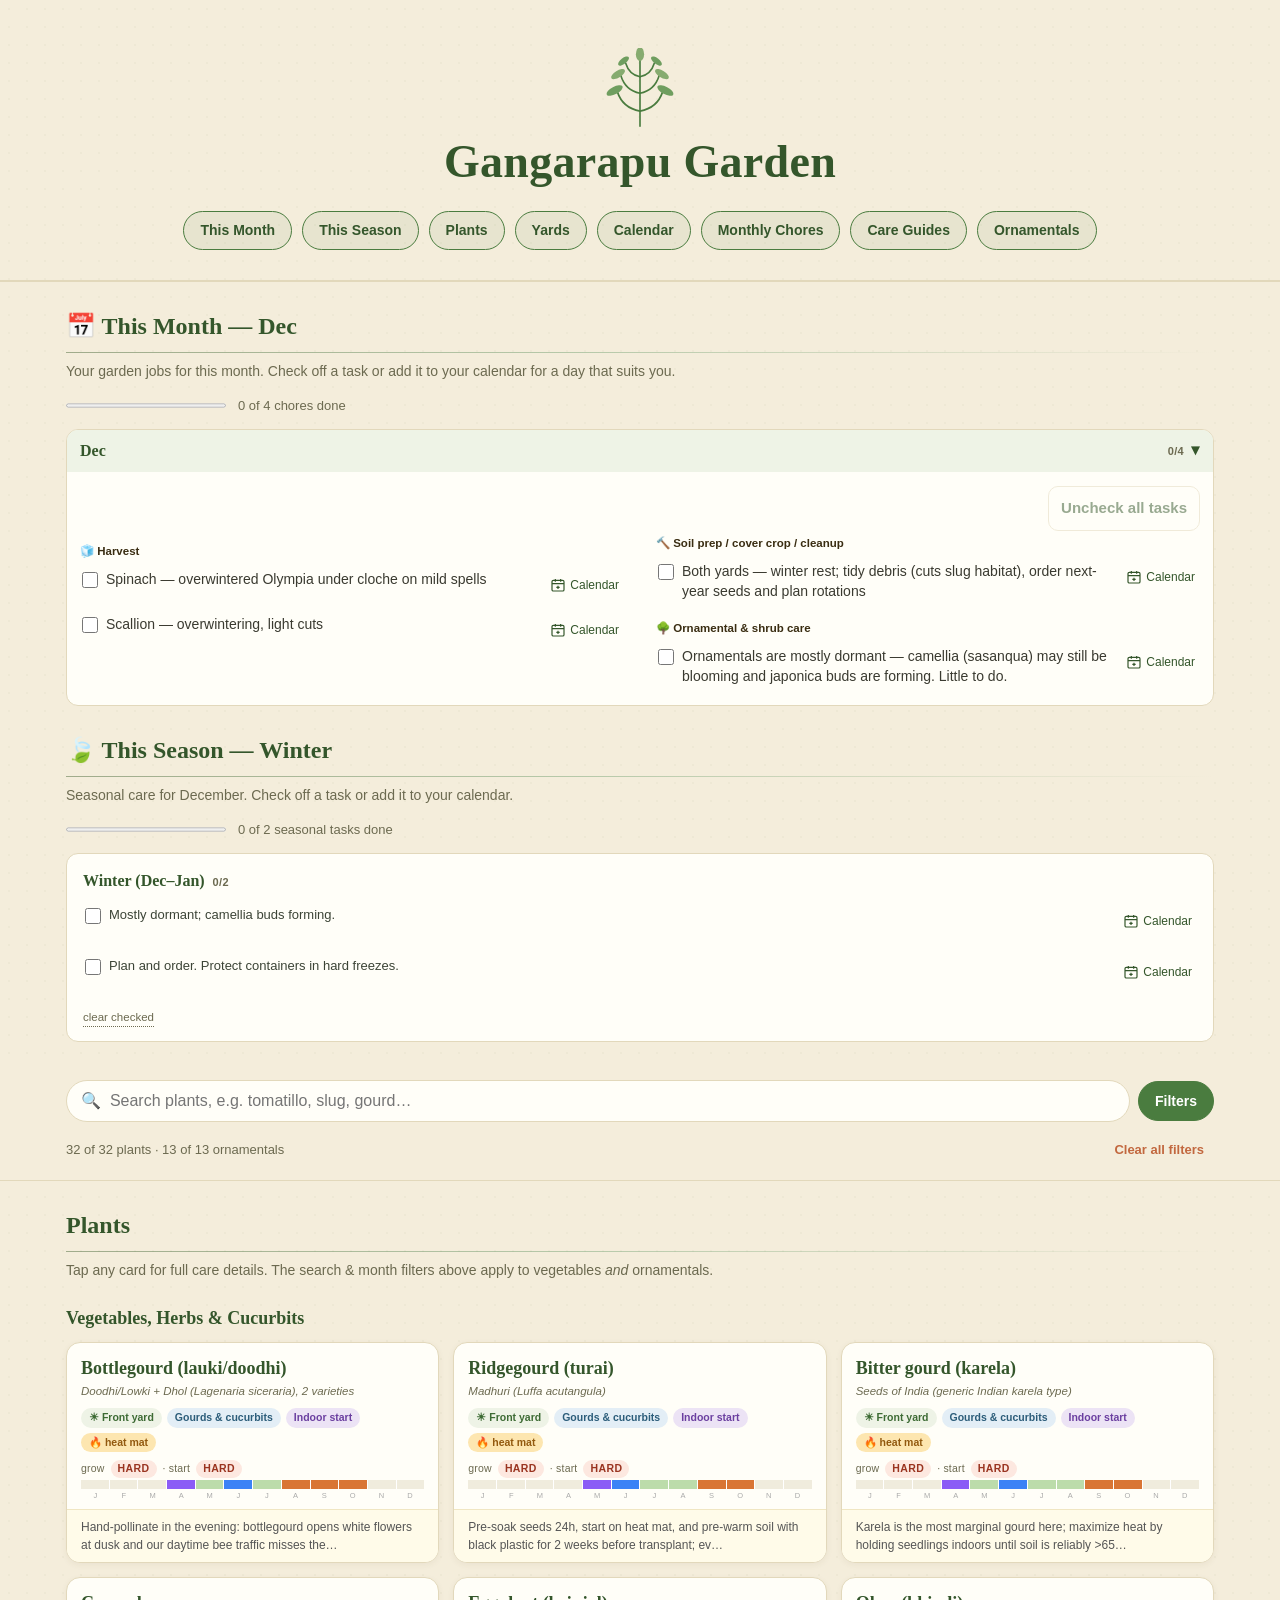
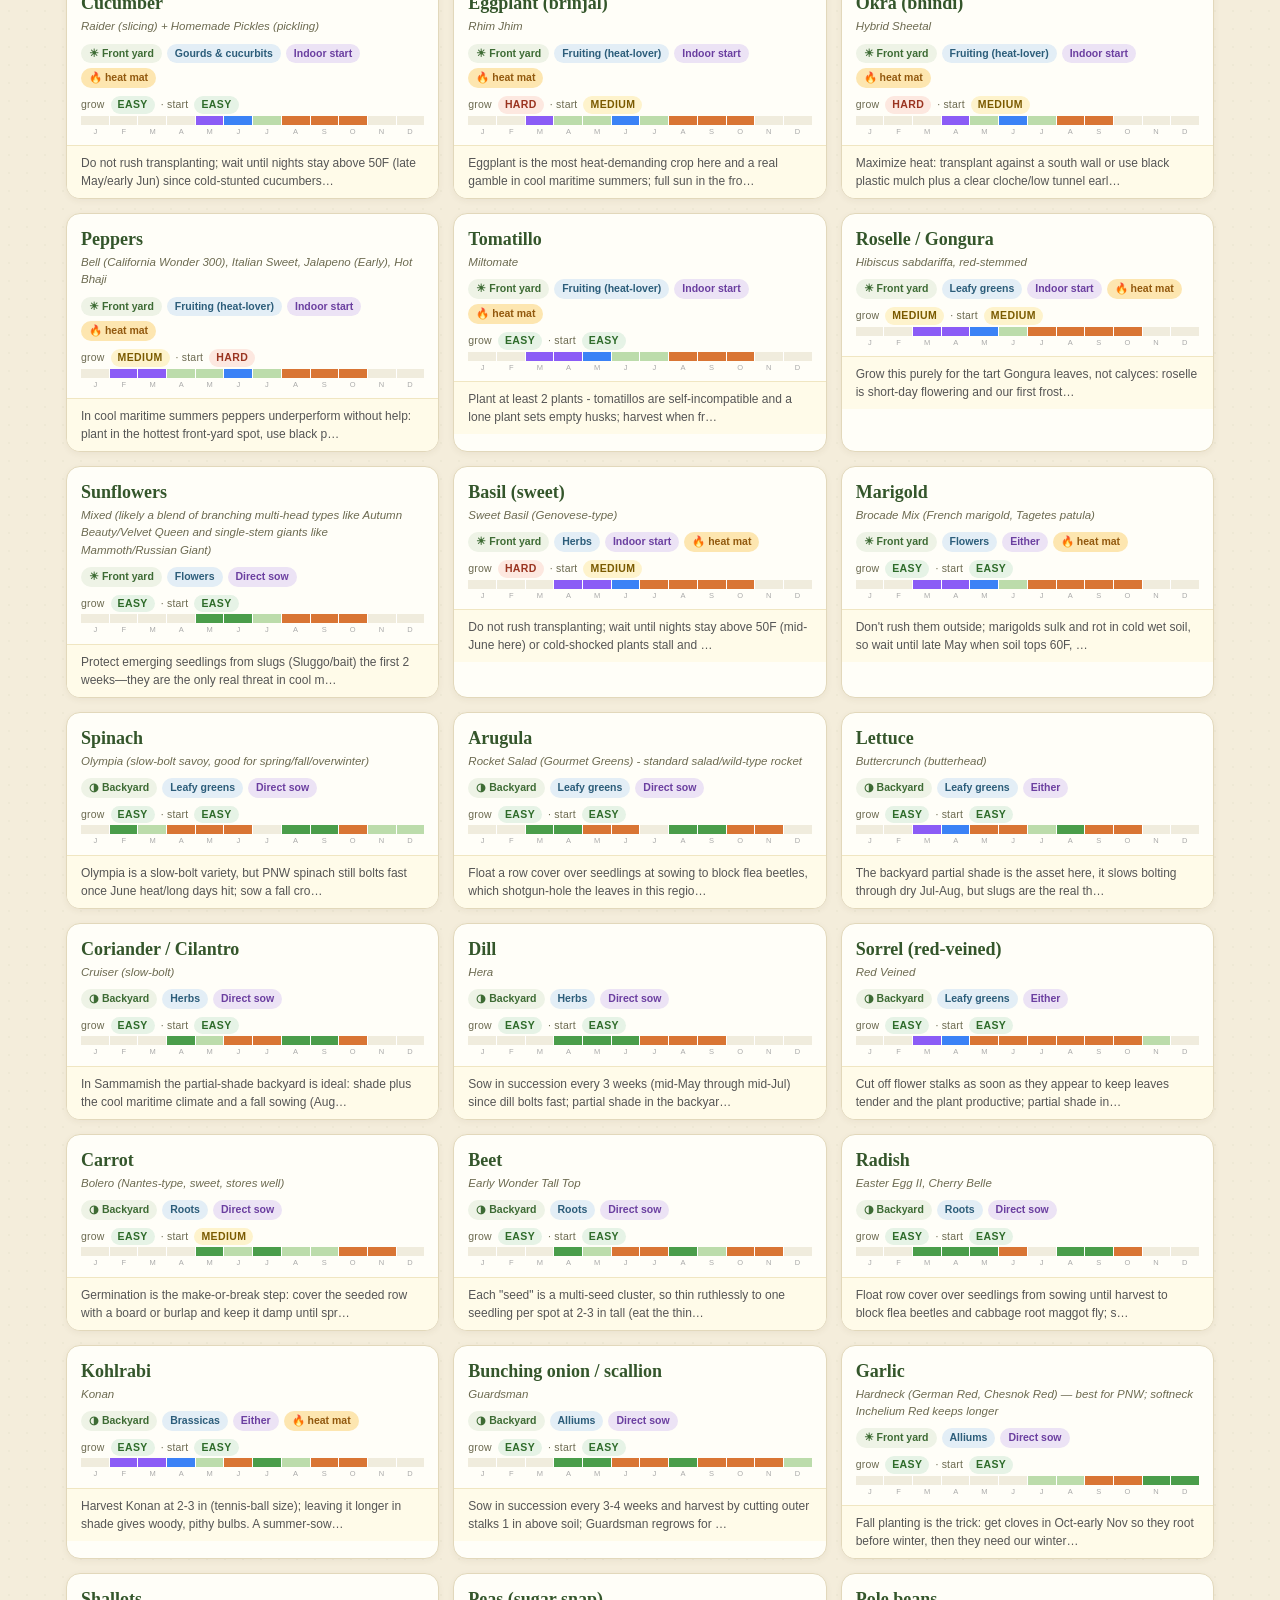
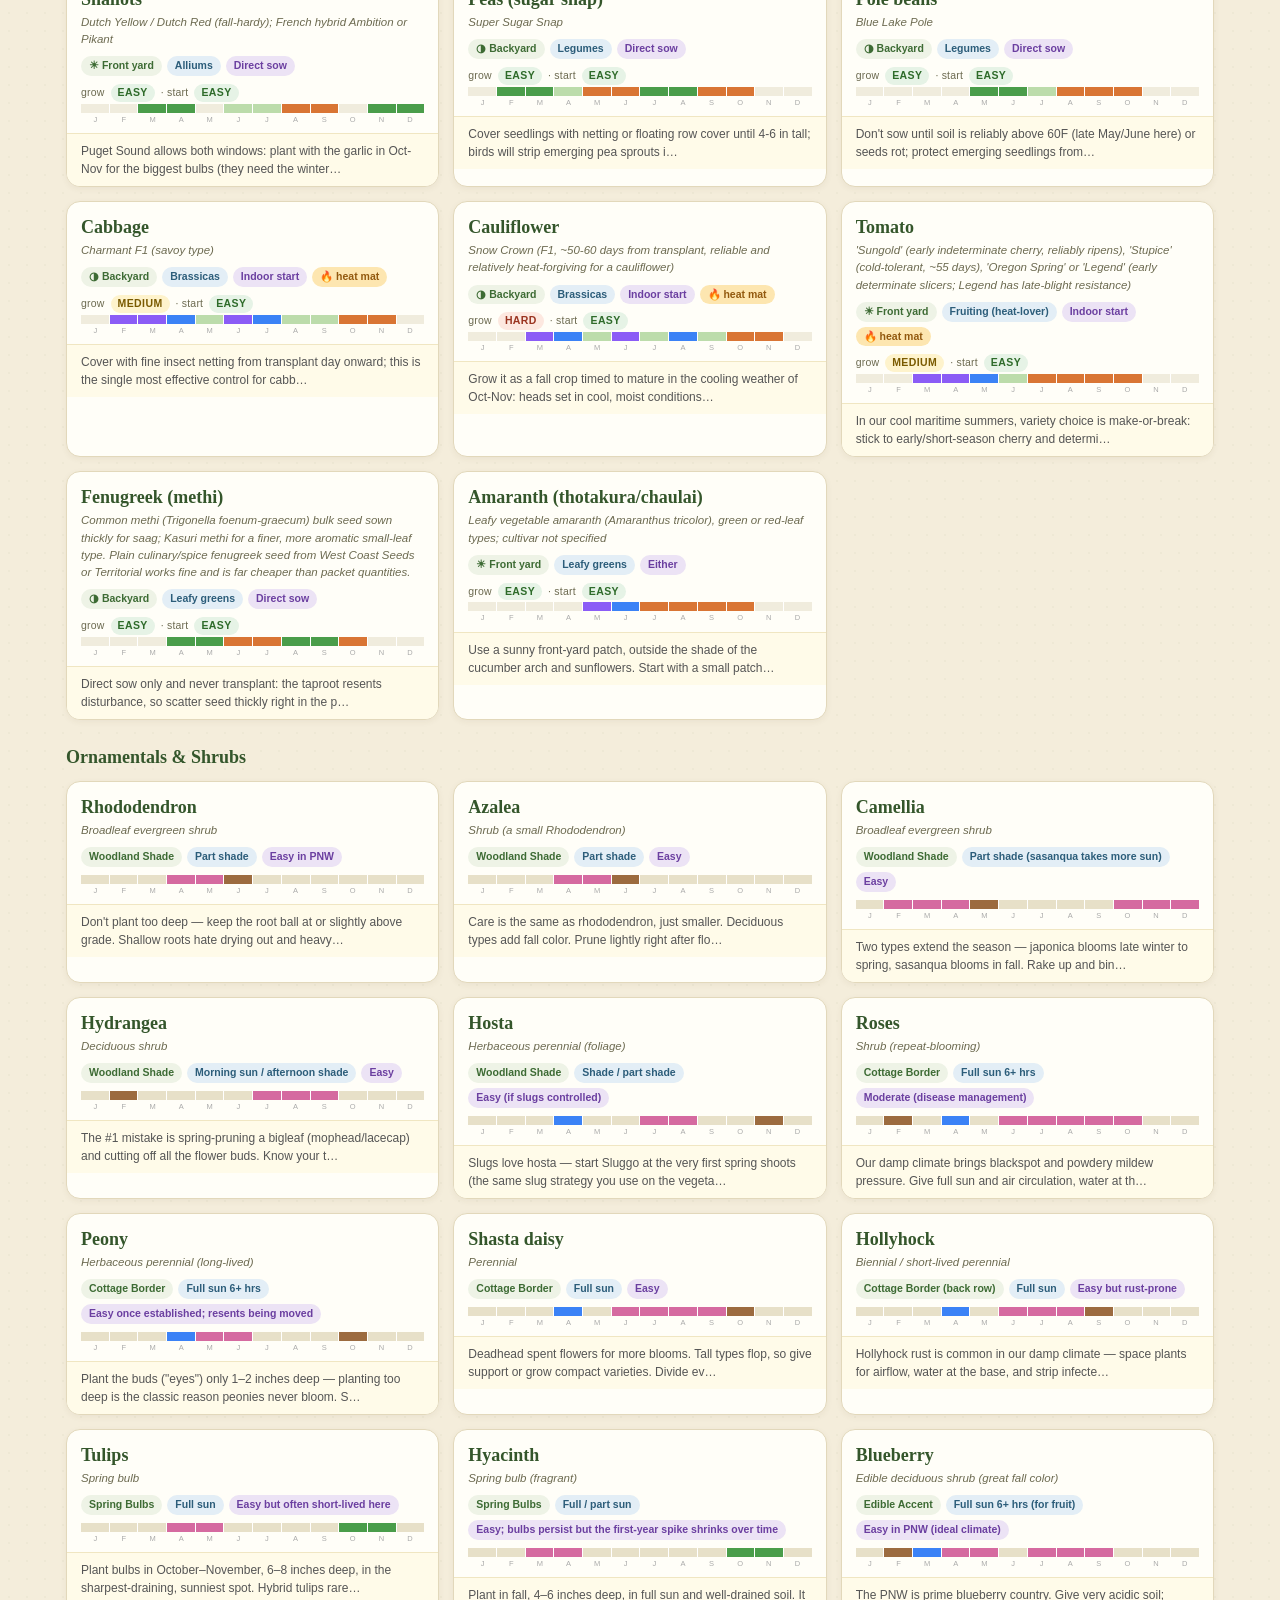
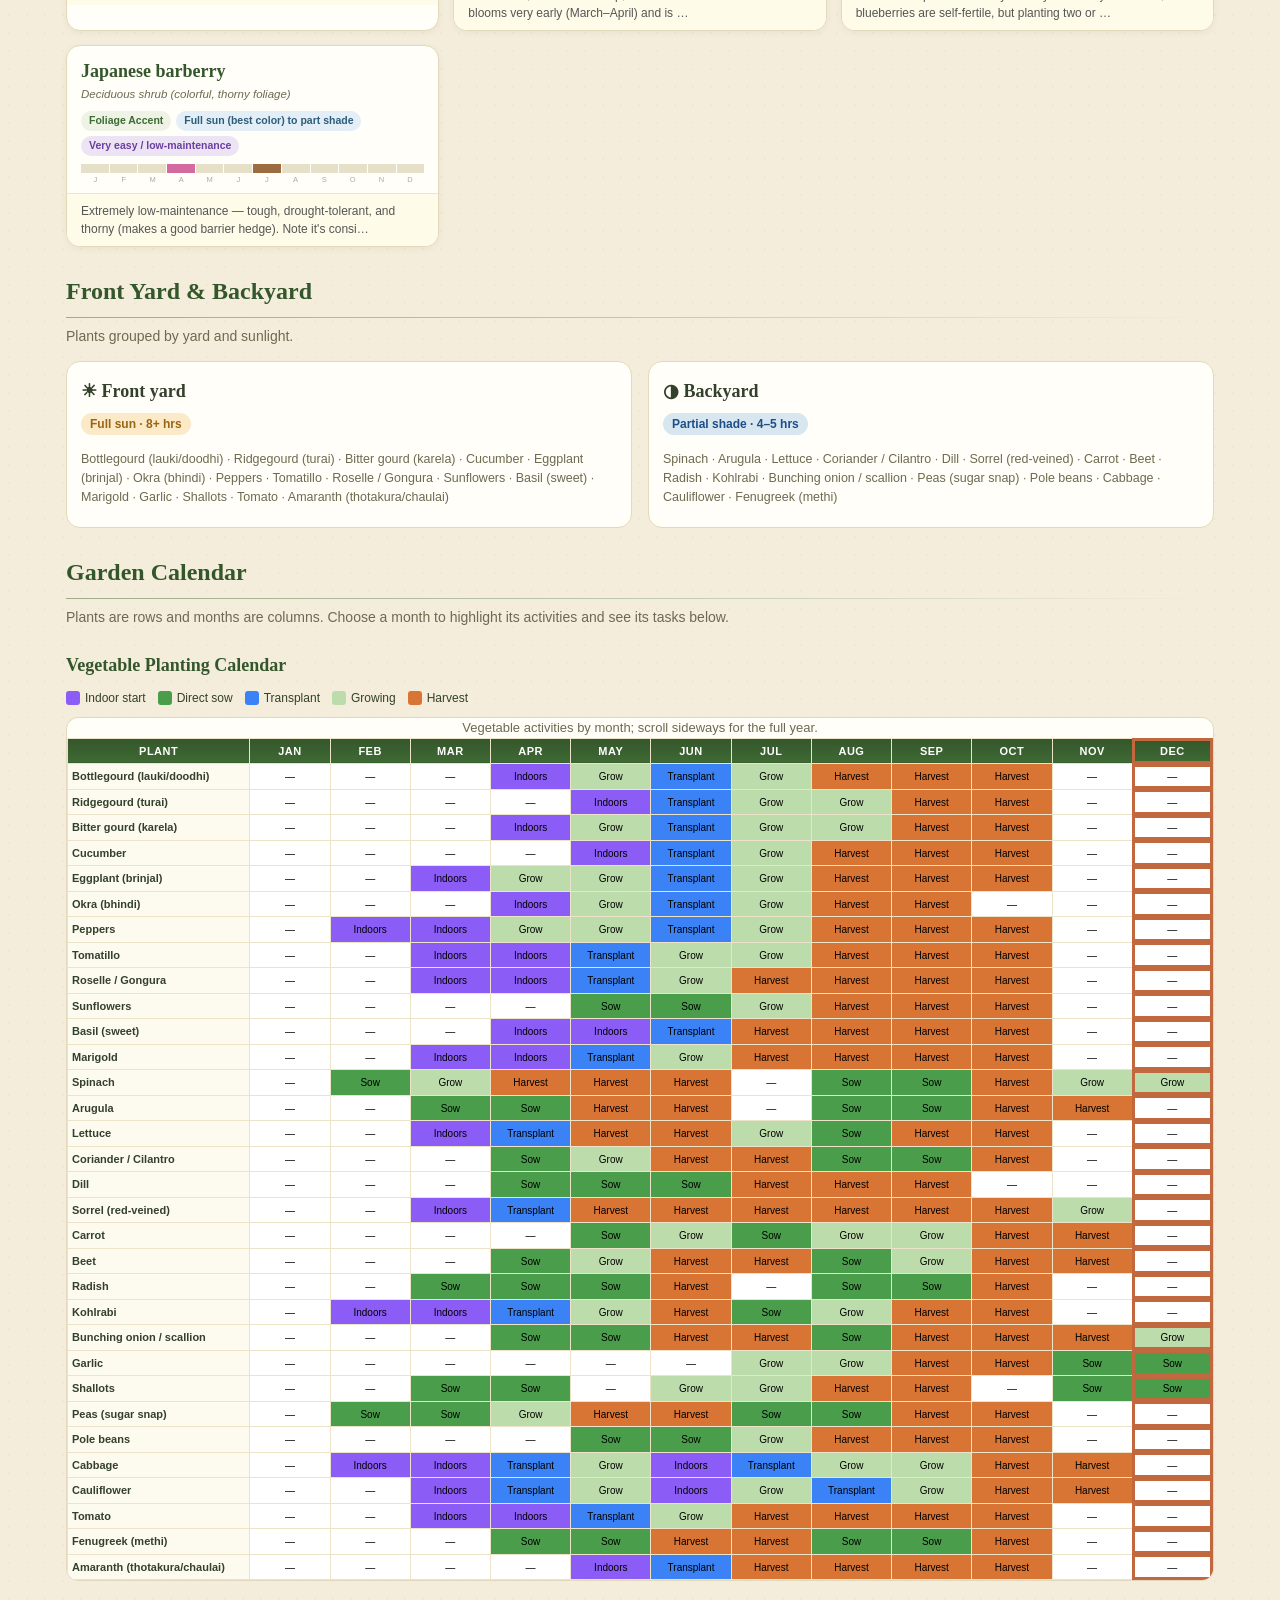
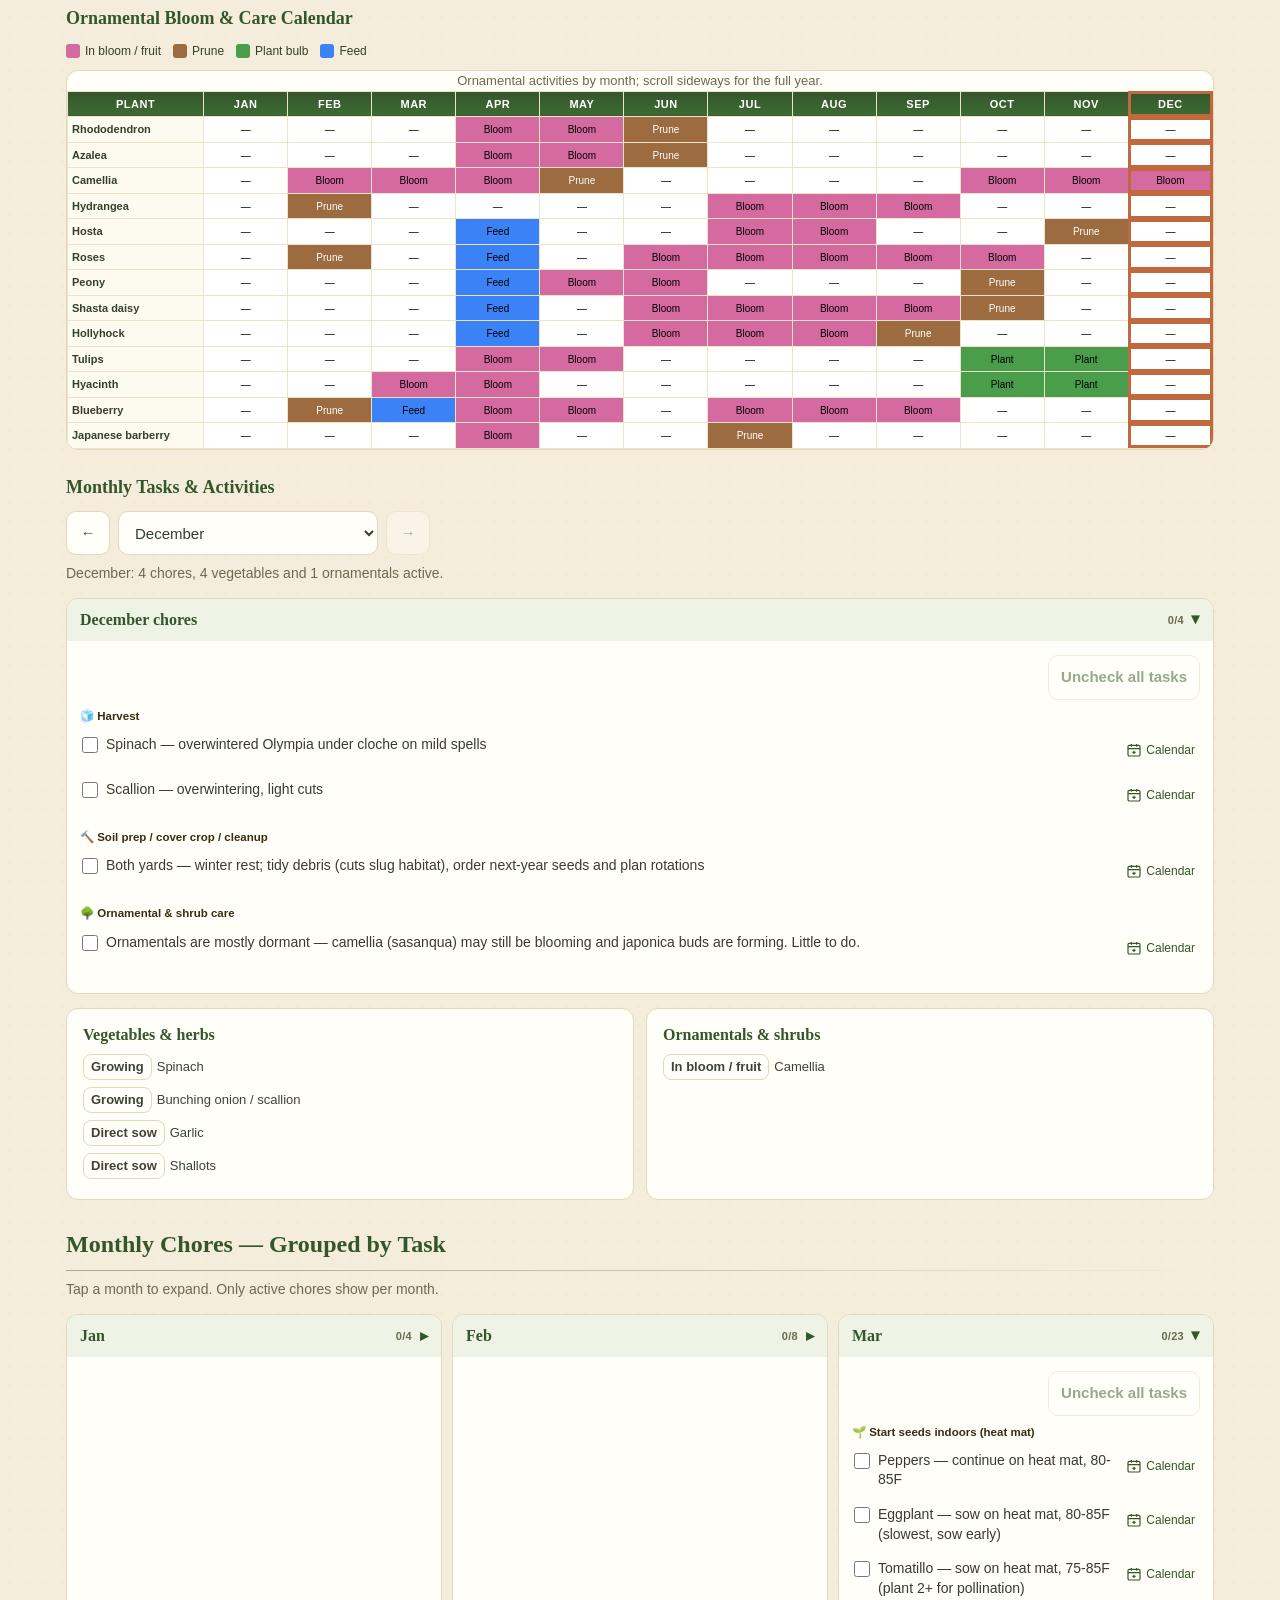
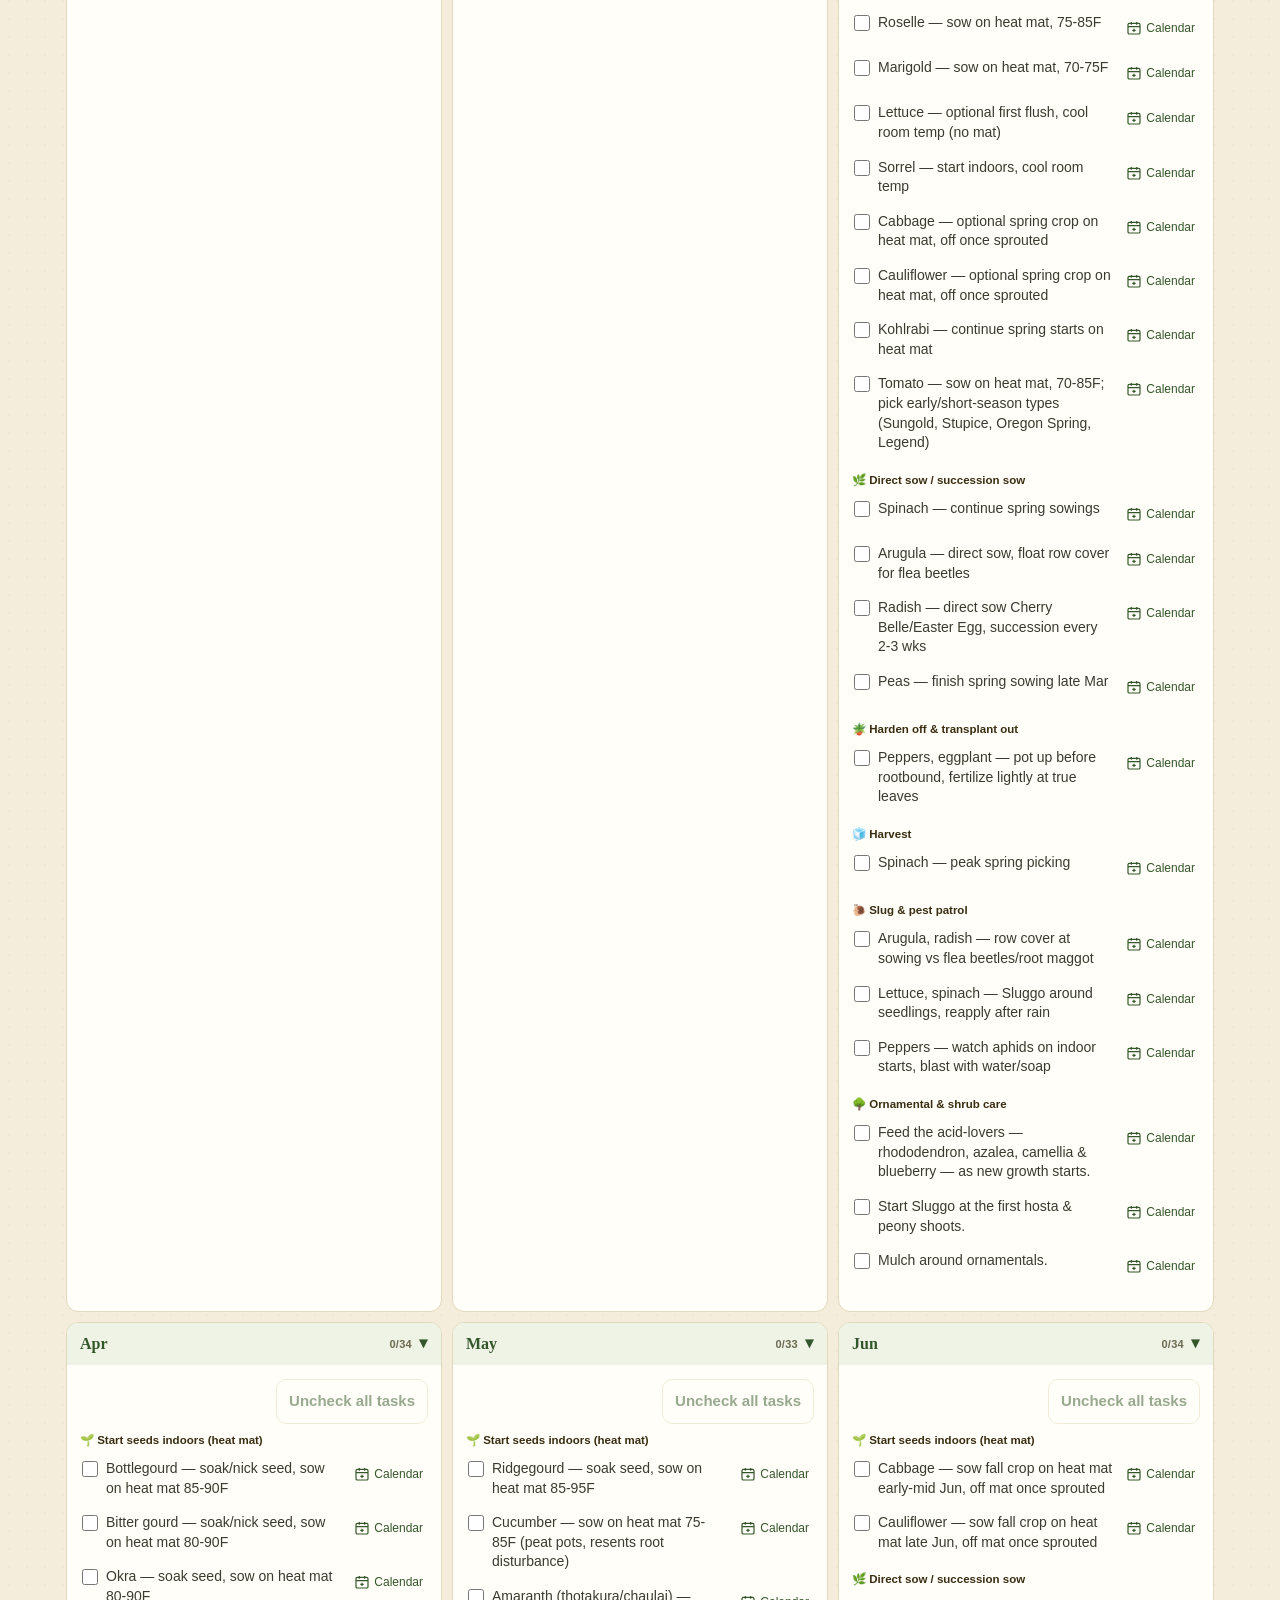
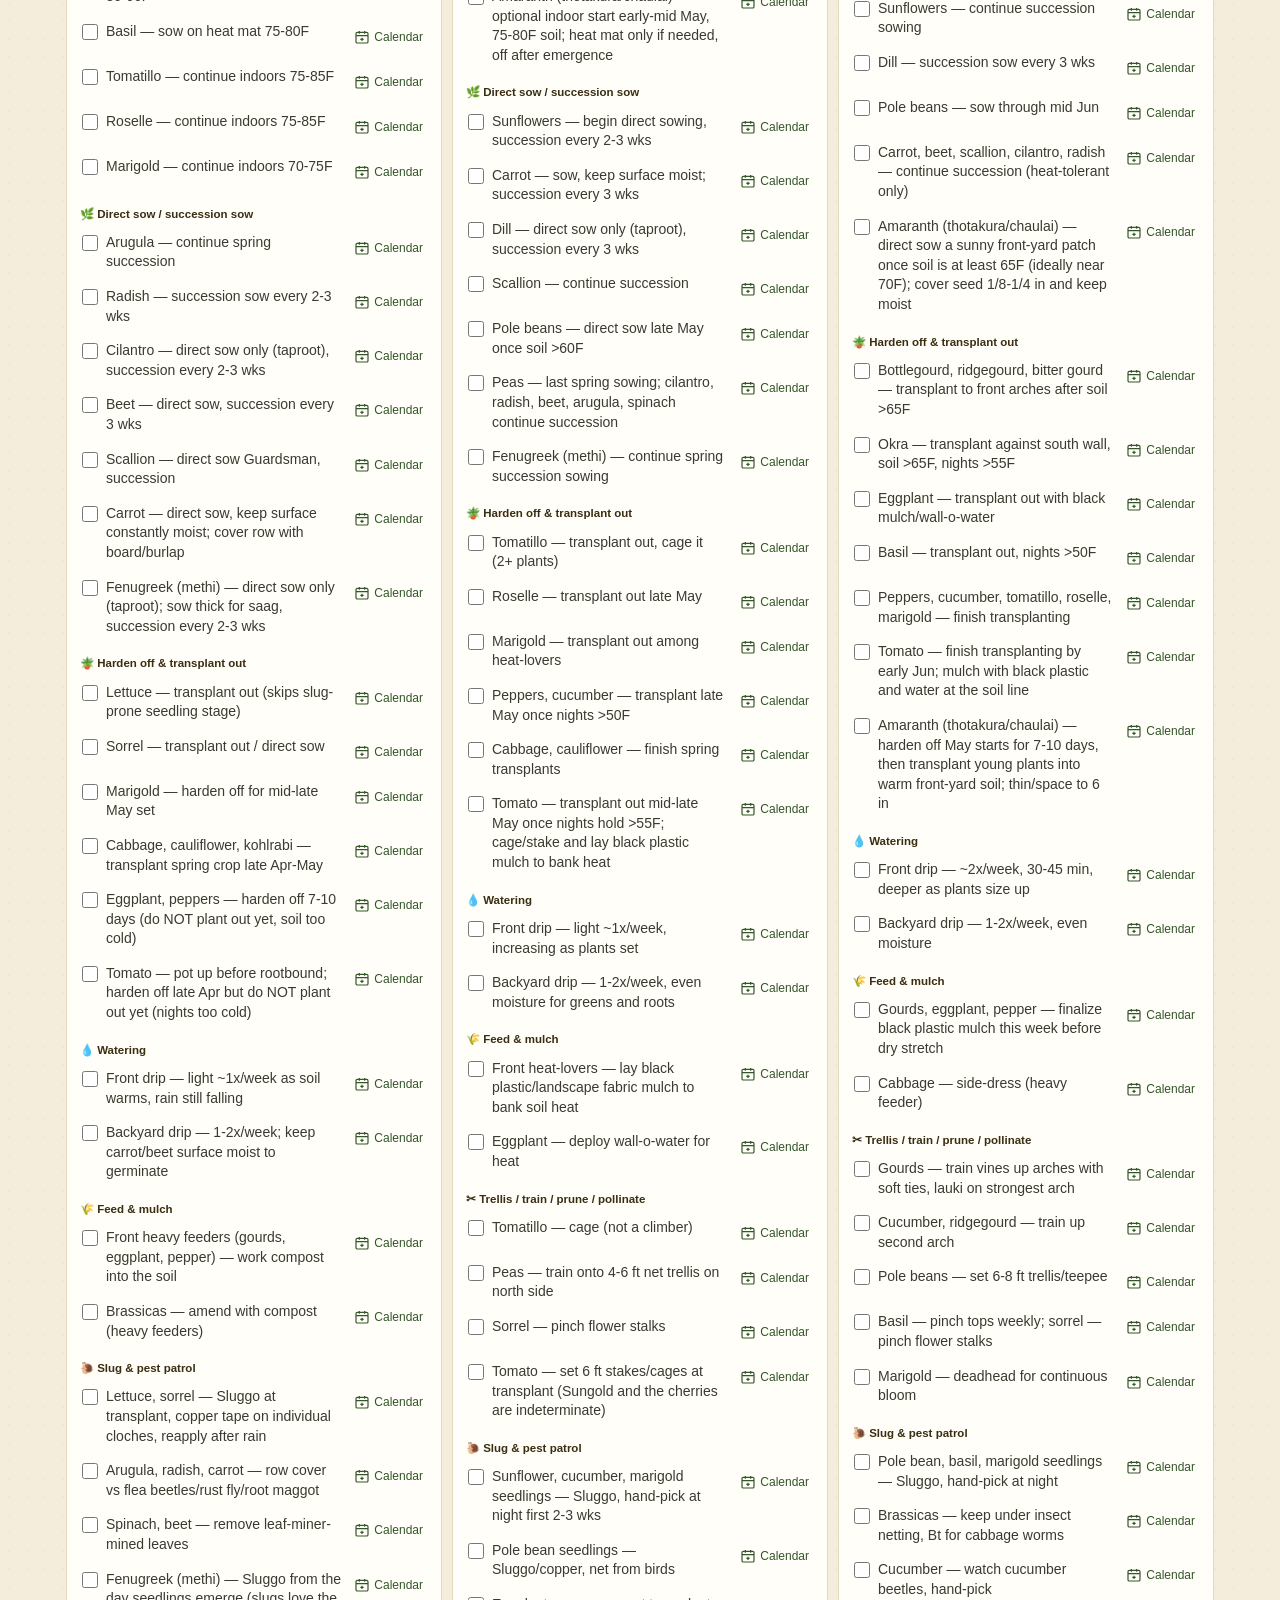
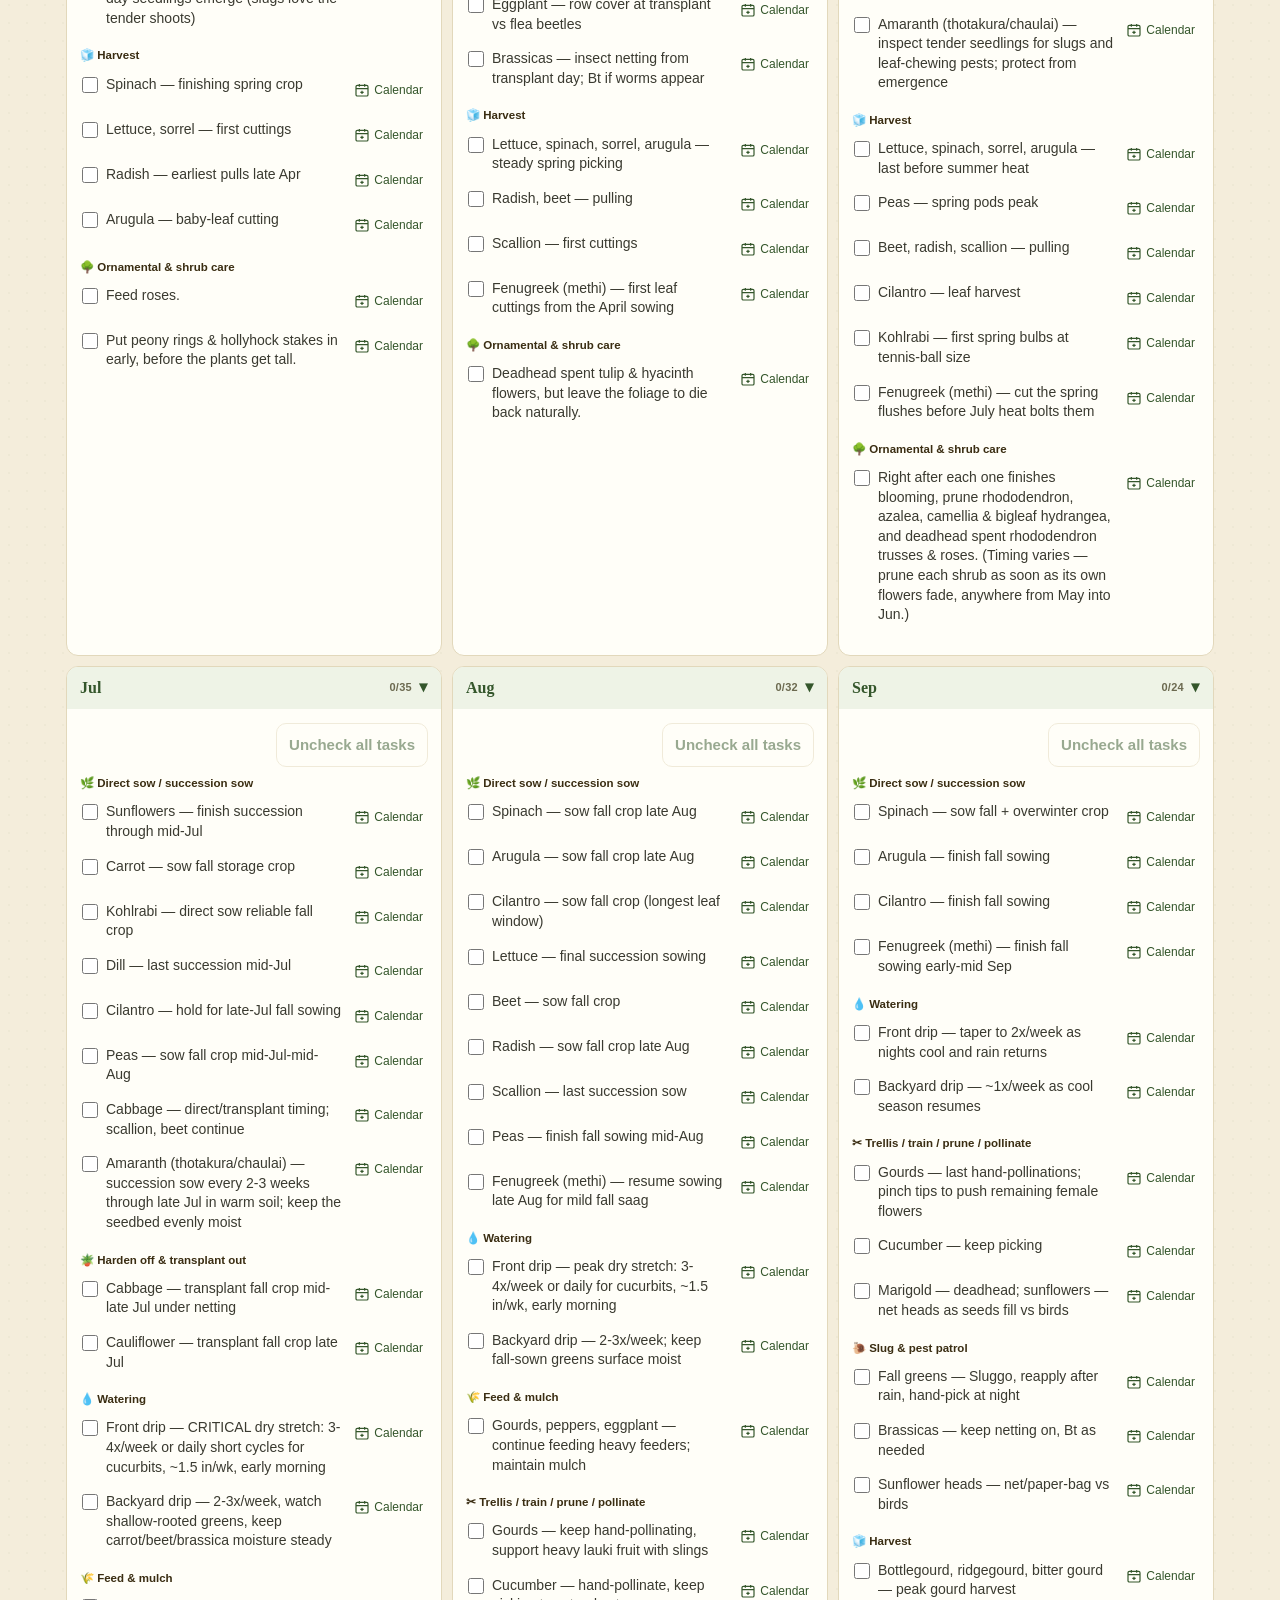
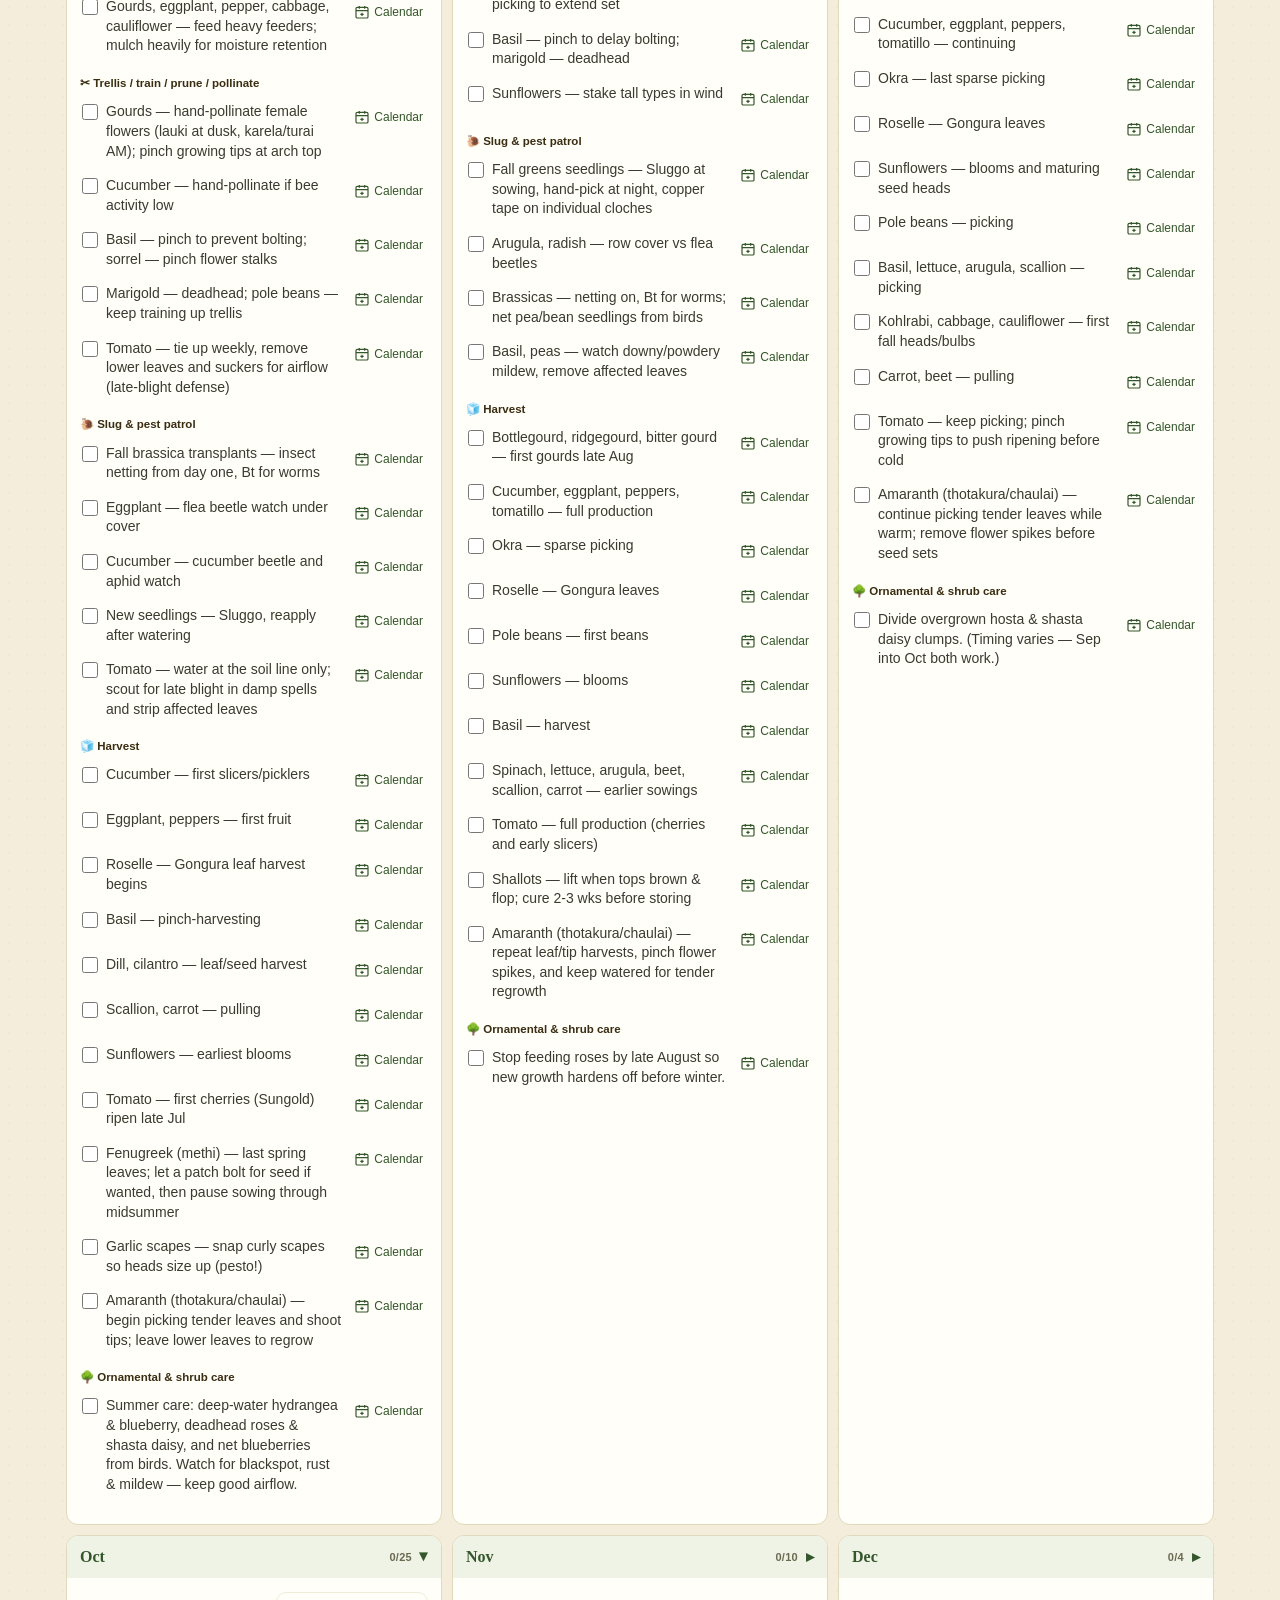
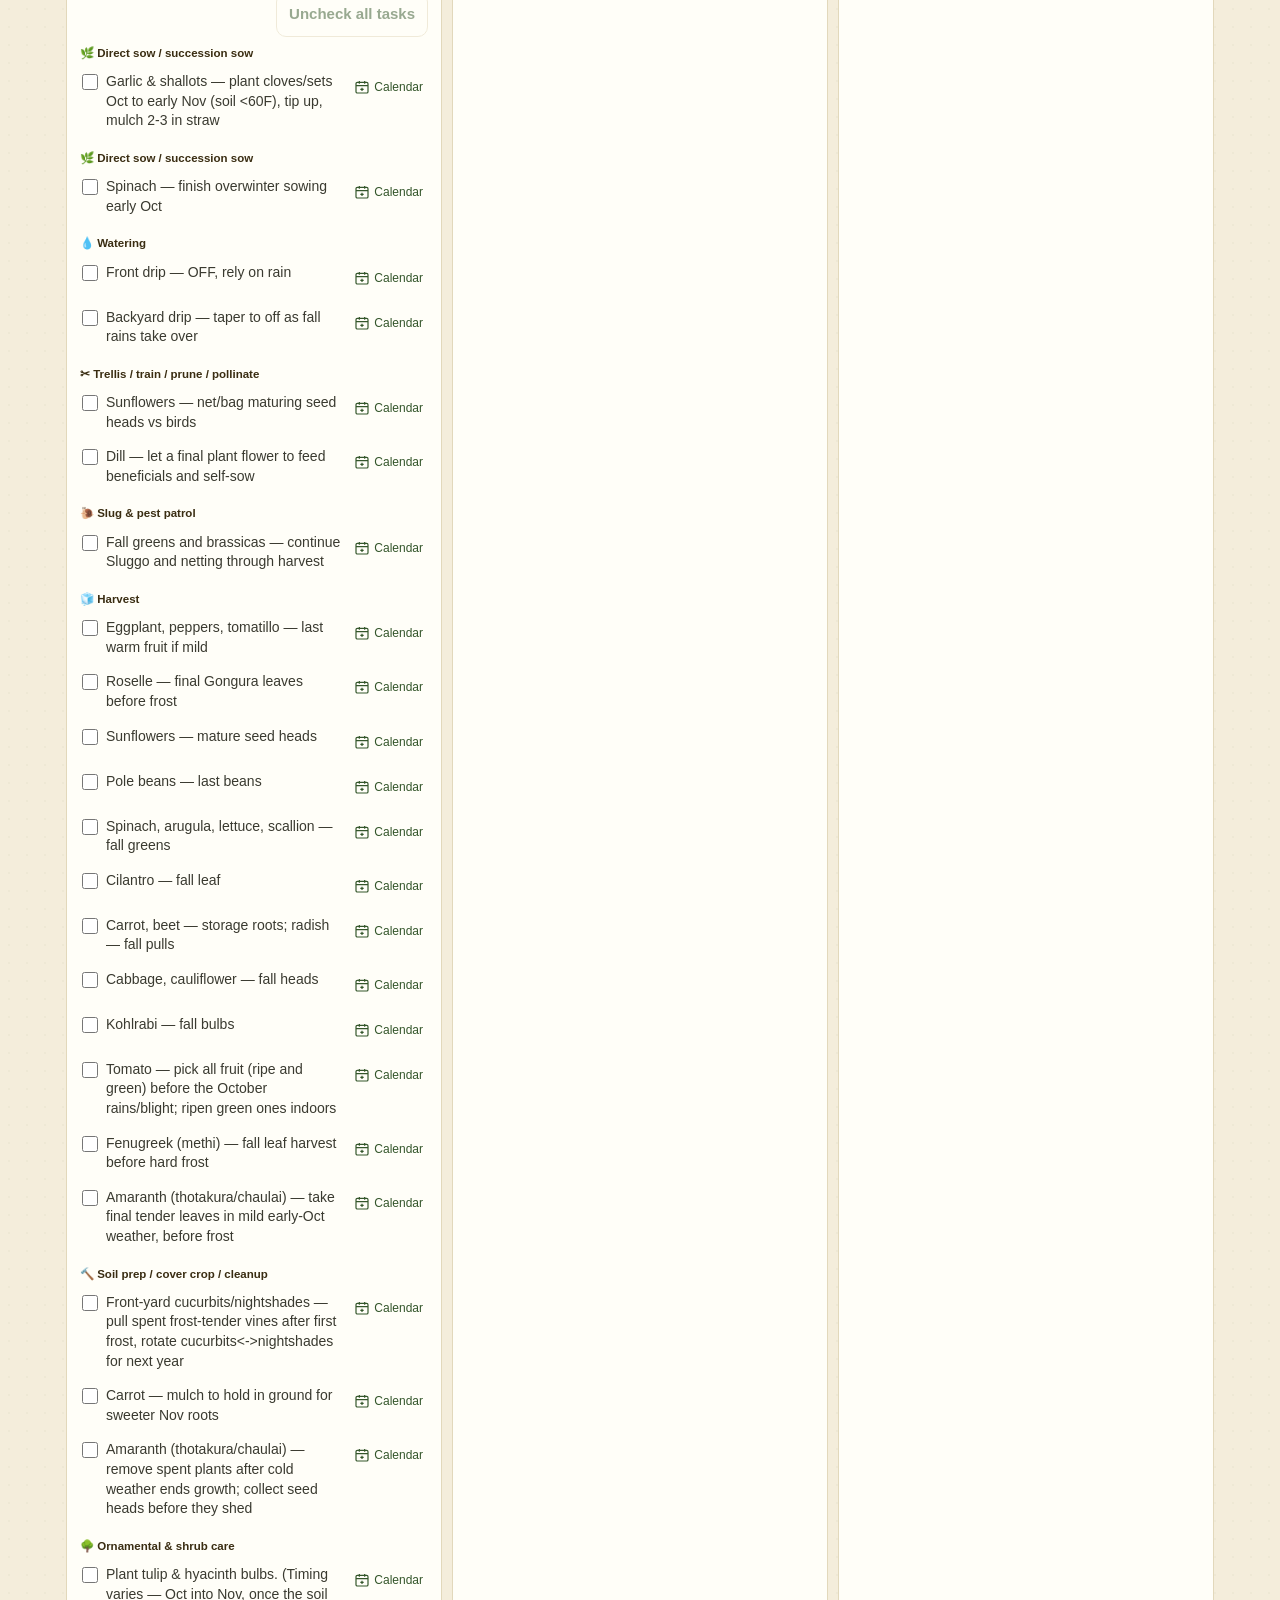
<file: classic/index.html>
<!doctype html>
<html lang="en"><head>
<meta charset="utf-8">
<meta name="viewport" content="width=device-width, initial-scale=1, viewport-fit=cover">
<title>Gangarapu Garden — Zone 8b Plan</title>
<meta name="theme-color" content="#f4eddb">
<meta name="mobile-web-app-capable" content="yes">
<meta name="apple-mobile-web-app-capable" content="yes">
<meta name="apple-mobile-web-app-status-bar-style" content="default">
<meta name="apple-mobile-web-app-title" content="Garden">
<style>
:root{
  --paper:#f4eddb; --paper2:#efe6cf; --card:#fffef8; --ink:#33402c; --muted:#6c6a50;
  --line:#e2d8bb; --green:#4a7c3f; --green-d:#34562b; --terra:#c2683f; --sage:#8aa178;
  --indoor:#8b5cf6; --sow:#4a9d4a; --transplant:#3b82f6; --grow:#bcdcab; --harvest:#d97534;
}
*{box-sizing:border-box}
html,body{overflow-x:hidden;-webkit-text-size-adjust:100%;text-size-adjust:100%}
@supports(overflow:clip){html,body{overflow-x:clip}}
html{scroll-behavior:smooth}
body{margin:0;background:var(--paper);color:var(--ink);
  font-family:ui-sans-serif,-apple-system,"Segoe UI",Helvetica,Arial,sans-serif;font-size:15px;line-height:1.5;
  background-image:radial-gradient(rgba(120,140,90,.05) 1px,transparent 1px);background-size:18px 18px;}
h1,h2,h3,.serif{font-family:ui-serif,"New York","Hoefler Text",Georgia,"Times New Roman",serif;font-weight:600}
a{color:var(--green-d)}
a,button,label,input,[role="button"]{touch-action:manipulation;-webkit-tap-highlight-color:transparent}
.wrap{max-width:1180px;margin:0 auto;padding:0 16px calc(80px + env(safe-area-inset-bottom))}
section{padding-top:26px;scroll-margin-top:calc(var(--bar-height,90px) + 14px)}
/* hero */
.hero{padding:48px 0 30px;text-align:center;border-bottom:2px solid var(--line);position:relative}
.hero h1{font-size:clamp(24px,7vw,46px);margin:.18em 0 .12em;color:var(--green-d);letter-spacing:.3px;line-height:1.15}
.hero p{color:var(--muted);margin:.3em auto;font-size:15px;max-width:640px;overflow-wrap:break-word;hyphens:auto}
.leaf{font-size:34px;opacity:.9;letter-spacing:2px;margin-bottom:6px}
.sprig{width:96px;height:auto;display:block;margin:0 auto 4px}
.sprig .stem{fill:none;stroke:#4a7c3f;stroke-width:2.4;stroke-linecap:round}
.sprig .blade{fill:#6f9e5f}
.sprig .blade.alt{fill:#86ab6f}
/* nav */
.nav{display:flex;gap:10px;flex-wrap:wrap;justify-content:center;margin:22px 0 0}
.nav a{font-size:14px;text-decoration:none;background:rgba(74,124,63,.08);border:1.5px solid var(--green);
  padding:8px 16px;border-radius:24px;color:var(--green-d);font-weight:600;transition:.2s;cursor:pointer}
@media(hover:hover){
.nav a:hover{background:var(--green);color:#fff;box-shadow:0 4px 12px rgba(74,124,63,.25)}
.chip:hover{border-color:var(--sage)}
.pc{transition:.25s cubic-bezier(.4,0,.2,1)}
.pc:hover{box-shadow:0 12px 24px rgba(80,70,30,.16);transform:translateY(-4px)}
}
/* sticky filter bar */
.bar{position:sticky;top:0;z-index:50;background:rgba(244,237,219,.96);-webkit-backdrop-filter:blur(6px);backdrop-filter:blur(6px);
  border-bottom:1px solid var(--line);padding:10px 0;margin-top:10px}
.bar .wrap{padding-top:0;padding-bottom:0}
.searchrow{display:flex;gap:8px;align-items:center}
.search{flex:1;min-width:0;width:100%;padding:11px 14px;border:1.5px solid var(--line);border-radius:24px;background:#fffef8;
  font-size:16px;color:var(--ink)}
.search:focus{outline:none;border-color:var(--green);box-shadow:0 0 0 3px rgba(74,124,63,.18)}
.fbtn{padding:11px 16px;border:1.5px solid var(--green);background:var(--green);color:#fff;border-radius:24px;
  font-weight:700;cursor:pointer;font-size:14px;white-space:nowrap}
.count{font-size:13px;color:var(--muted);white-space:nowrap}
.clear{background:none;border:none;color:var(--terra);font-weight:700;cursor:pointer;font-size:13px;padding:8px 10px;min-height:40px}
:focus-visible{outline:2.5px solid var(--green);outline-offset:2px;border-radius:6px}
/* filter panel */
.panel{margin-top:10px;display:none;scroll-margin-top:calc(var(--bar-height,90px) + 14px)}
.panel.open{display:block}
.fgroup{margin:8px 0;border-bottom:1px solid var(--line);padding-bottom:6px}
.fgroup:last-child{border-bottom:none}
.fgroup .flbl{display:flex;width:100%;justify-content:space-between;align-items:center;gap:8px;
  background:none;border:none;padding:7px 0;font-size:11px;text-transform:uppercase;letter-spacing:1px;
  color:var(--muted);font-weight:700;margin-bottom:2px;cursor:pointer;font-family:inherit;text-align:left}
.fgroup .flbl .fa{font-style:normal;font-size:10px;transition:transform .15s;color:var(--sage)}
.fgroup:not(.closed) .flbl .fa{transform:rotate(90deg)}
.fgroup.closed .chips{display:none}
.fgroup .fcnt{font-size:10px;background:rgba(74,124,63,.15);color:var(--green-d);
  border-radius:9px;padding:1px 7px;font-weight:700;display:none}
.fgroup.has-sel .fcnt{display:inline-block}
.chips{display:flex;flex-wrap:wrap;gap:6px}
.chip{padding:8px 13px;min-height:40px;display:inline-flex;align-items:center;border:1.5px solid var(--line);background:#fffef8;border-radius:18px;cursor:pointer;
  font-size:13px;color:var(--ink);user-select:none;transition:.12s;font-family:inherit}
.chip.on{background:var(--green);color:#fff;border-color:var(--green)}
.chip.mon.on{background:var(--terra);border-color:var(--terra)}
/* sections */
h2.sec{font-size:24px;color:var(--green-d);padding-bottom:8px;margin:0 0 16px;
  border-bottom:1px solid var(--line);
  border-image:linear-gradient(to right,rgba(58,91,42,.45) 0%,rgba(122,165,120,.5) 45%,transparent 100%) 0 0 1 0}
.sub{color:var(--muted);margin:-8px 0 14px;font-size:14px}
/* yard and ornamental groups */
.zones{display:grid;grid-template-columns:1fr;gap:16px}
@media(min-width:760px){.zones{grid-template-columns:1fr 1fr}}
.zone-card{background:var(--card);border:1px solid var(--line);border-radius:14px;padding:14px}
.zone-card h3{margin:.1em 0 .4em;font-size:18px}
.zone-card .z{font-size:12px;font-weight:700;padding:2px 9px;border-radius:12px;display:inline-block;margin-bottom:8px}
.z.sun{background:#fbe9c8;color:#9a6512} .z.shade{background:#d7e6ef;color:#1d4e89}
.zone-row{display:flex;gap:8px;margin:7px 0;align-items:flex-start}
.zone-tag{font-weight:700;background:#eef3e6;border:1px solid #d4e0c5;border-radius:8px;padding:3px 8px;font-size:13px;min-width:54px;text-align:center}
.zone-row small{color:var(--muted)}
/* cards */
.gallery{display:grid;grid-template-columns:1fr;gap:14px}
@media(min-width:560px){.gallery{grid-template-columns:1fr 1fr}}
@media(min-width:980px){.gallery{grid-template-columns:1fr 1fr 1fr}}
.pc{background:var(--card);border:1px solid var(--line);border-radius:14px;overflow:hidden;
  box-shadow:0 2px 6px rgba(80,70,30,.06);cursor:pointer}
.pc .top{padding:12px 14px 8px}
.pc h3{margin:0;font-size:18px;color:var(--green-d)}
.pc .var{font-size:11.5px;color:var(--muted);font-style:italic;margin-top:1px}
.badges{display:flex;flex-wrap:wrap;gap:5px;margin:8px 0}
.b{font-size:10.5px;font-weight:700;padding:2px 8px;border-radius:11px}
.b.yard{background:#eef3e6;color:#3d6b34}
.b.cat{background:#e3eef6;color:#2c5d7a}
.b.heat{background:#fde6b0;color:#92590e}
.b.start{background:#ece3f5;color:#6b3fa0}
.ease{font-size:12px;color:var(--muted);letter-spacing:.2px;display:flex;align-items:center;gap:6px;flex-wrap:wrap}
.ease .elbl{font-size:10.5px;font-weight:700;padding:1px 7px;border-radius:10px;letter-spacing:.4px;text-transform:uppercase}
.ease .elbl.easy{background:#e6f3e6;color:#2e6b2a}
.ease .elbl.medium{background:#fef3cc;color:#7a5a00}
.ease .elbl.hard{background:#fde8e0;color:#9a3420}
.ease .edim{font-size:10.5px;color:var(--muted)}
.strip{display:flex;height:9px;margin-top:2px}
.strip span{flex:1;border-right:1px solid #fff}
.strip span:last-child{border:none}
.mlabels{display:flex;font-size:7.5px;color:#aaa;margin-top:1px}
.mlabels span{flex:1;text-align:center}
.tip{font-size:12px;color:#555;background:#fffbe9;border-top:1px solid #f0e6c2;padding:8px 14px}
.detail{display:none;padding:0 14px 12px;font-size:12.5px}
.pc.exp .detail{display:block}
.detail table{width:100%;border-collapse:collapse;margin-top:6px}
.detail td{padding:2px 0;vertical-align:top}
.detail td:first-child{color:var(--muted);width:84px;padding-right:6px}
.flags{display:flex;flex-wrap:wrap;gap:4px;margin:8px 0}
.flag{font-size:9.5px;background:#eef3e8;border:1px solid #cdddc0;color:#3a5a2a;padding:1px 7px;border-radius:9px}
.note{font-size:11.5px;color:#444;background:#fffbe9;border-left:3px solid #f5c542;padding:5px 8px;margin-top:6px;border-radius:3px}
.empty{text-align:center;color:var(--muted);padding:30px;font-style:italic}
/* planting calendar */
.calhint{display:none}
.calwrap{overflow-x:auto;-webkit-overflow-scrolling:touch;border:1px solid var(--line);border-radius:12px;background:var(--card)}
table.cal{border-collapse:collapse;width:100%;min-width:620px;font-size:12px}
.cal th,.cal td{border:1px solid #ece3c8;padding:4px;text-align:center}
.cal th{background:linear-gradient(to bottom,var(--green-d),#3f6a34);color:#fff;position:sticky;top:0;z-index:2;text-transform:uppercase;letter-spacing:.5px;font-size:11px}
.cal th.cn{text-align:left;font-weight:600;white-space:nowrap;background:#fdfaf0;color:var(--ink);position:sticky;top:auto;left:0;z-index:1;text-transform:none;letter-spacing:normal;box-shadow:2px 0 4px rgba(80,70,30,.08);max-width:150px;overflow:hidden;text-overflow:ellipsis}
.cal thead th:first-child{left:0;z-index:3}
.cal td.cell{padding:0;height:22px}
.cal .mhi{outline:3px solid var(--terra);outline-offset:-3px}
.cal td.cell{font-size:10px;color:#000;min-width:66px}
.cal td.cell.dark{color:#fff}
.annual{margin-top:22px}
.month-controls{display:flex;gap:8px;align-items:center;flex-wrap:nowrap;margin-bottom:16px}
.month-controls select{flex:1;min-width:0;max-width:260px;padding:10px 12px;border:1px solid var(--line);border-radius:10px;background:var(--card);color:var(--ink);font:inherit;min-height:44px}
.month-controls button,.calendar-action{border:1px solid var(--line);border-radius:10px;background:var(--card);color:var(--green-d);font:inherit;font-weight:600;padding:10px 12px;min-height:44px;cursor:pointer}
.month-controls button{min-width:44px;flex-shrink:0}
.month-controls button:disabled{opacity:.4;cursor:default}
.agenda-plants{display:grid;grid-template-columns:repeat(auto-fit,minmax(240px,1fr));gap:12px;margin-top:14px}
.agenda-plants .guide ul{list-style:none;margin-left:0}
.agenda-plants .activity{display:inline-block;font-weight:700;padding:2px 7px;border:1px solid var(--line);border-radius:8px;margin-right:5px}
.agenda-plants li{margin-bottom:10px}
.dashboard{padding-bottom:18px}
.chore-actions{display:flex;flex-wrap:wrap;align-items:center;justify-content:flex-end;gap:8px;margin:8px 0 4px;column-span:all}
.chore-actions button:disabled{opacity:.5;cursor:default}
.reset-status{font-size:13px;color:var(--muted)}
.task-progress{display:flex;align-items:center;gap:12px;margin:0 0 14px;font-size:13px;color:var(--muted)}
.task-progress progress{width:160px;height:9px;accent-color:var(--green)}
.chore-group{break-inside:avoid;margin-bottom:12px}
@media(min-width:900px){.dashboard .cm.open .body{columns:2;column-gap:32px}}
.legend{display:flex;flex-wrap:wrap;gap:12px;margin:10px 0;font-size:12px}
.legend span{display:flex;align-items:center;gap:5px}
.sw{width:14px;height:14px;border-radius:3px;display:inline-block}
/* chores */
.chgrid{display:grid;grid-template-columns:1fr;gap:10px}
@media(min-width:680px){.chgrid{grid-template-columns:1fr 1fr}}
@media(min-width:1000px){.chgrid{grid-template-columns:1fr 1fr 1fr}}
.cm{background:var(--card);border:1px solid var(--line);border-radius:12px;overflow:hidden}
.cm > .h{background:#eef3e6;padding:9px 13px;font-weight:700;font-family:ui-serif,Georgia,serif;font-size:16px;
  color:var(--green-d);cursor:pointer;display:flex;justify-content:space-between;align-items:center}
.cm .body{padding:6px 13px 11px;display:none}
.cm.open .body{display:block}
.cm.open .h .ar{transform:rotate(90deg)}
.ar{transition:.15s}
.chcat{font-size:11.5px;font-weight:700;color:#3a2d12;margin-top:8px}
.cm ul{margin:3px 0 4px 16px;padding:0}
.cm li{font-size:14px;margin:2px 0;color:#3a3a30}
/* checkable to-do rows */
.cm ul:has(li.chk),#orntasks .guide ul,#tstasks .guide ul{margin-left:0;list-style:none}
li.chk{list-style:none;margin:1px 0;display:flex;align-items:flex-start;gap:6px}
li.chk>label{display:flex;flex:1;min-width:0;align-items:flex-start;gap:8px;cursor:pointer;padding:7px 2px;min-height:44px;line-height:1.4}
li.chk input{margin:2px 0 0;flex:0 0 auto;width:16px;height:16px;accent-color:var(--green);cursor:pointer}
li.chk span{flex:1}
li.chk.done>label span{text-decoration:line-through;color:var(--muted);opacity:.7}
li.chk.syncerr>label{color:var(--terra)}
li.chk.syncerr input{outline:2px solid var(--terra);outline-offset:1px}
.addcal{flex:0 0 auto;display:flex;align-items:center;gap:4px;min-height:44px;border:0;background:none;color:var(--green-d);font:inherit;font-size:12px;padding:7px 5px;border-radius:8px;cursor:pointer}
.addcal:hover{background:#eef3e6}
.addcal svg{width:16px;height:16px}
.h .hr{display:flex;align-items:center;gap:8px}
.h .cnt,h3 .cnt{font-size:11px;font-weight:600;color:var(--muted);font-family:ui-sans-serif,-apple-system,sans-serif;letter-spacing:.3px}
h3 .cnt{margin-left:8px}
a.clearchk{display:inline-block;margin-top:8px;font-size:11.5px;color:var(--muted);text-decoration:none;border-bottom:1px dotted var(--muted)}
a.clearchk:hover{color:var(--terra);border-bottom-color:var(--terra)}
/* guides */
.guides{display:grid;grid-template-columns:1fr;gap:12px}
@media(min-width:760px){.guides{grid-template-columns:1fr 1fr}}
.dashboard .guides{grid-template-columns:repeat(auto-fit,minmax(min(100%,320px),1fr))}
.guide{background:var(--card);border:1px solid var(--line);border-radius:12px;padding:13px 16px}
.guide h3{margin:.1em 0 .4em;font-size:16px;color:var(--green-d)}
.guide p{font-size:13px;margin:0;color:#444}
.guide ul{margin:6px 0 0 18px;padding:0;font-size:13px;line-height:1.55;color:#3c4436}
.guide li{margin:0 0 7px}
.guide li::marker{color:var(--sage)}
.guide li b{color:#33402c}
.osub{font-family:ui-serif,Georgia,serif;font-size:18px;color:var(--green-d);margin:24px 0 10px}
.foot{text-align:center;color:var(--muted);font-size:12px;margin-top:40px;border-top:1px solid var(--line);padding-top:16px}
/* ============================================
   APP-LIKE MOBILE UI
   ============================================ */
.tabbar{display:none}
dialog{color:var(--ink);background:var(--card);border:1px solid var(--line);border-radius:18px;padding:22px;width:calc(100% - 24px);max-width:480px;max-height:calc(100dvh - 32px);overflow:auto}
dialog::backdrop{background:rgba(30,40,24,.42)}
.dialog-head{display:flex;justify-content:space-between;align-items:center;gap:12px}
.dialog-head h2{margin:0;font-size:22px}
.dialog-close{background:none;border:1px solid var(--line);border-radius:50%;min-width:44px;min-height:44px;cursor:pointer;font-size:24px;color:var(--ink)}
.sheet{position:fixed;inset:auto 0 0;margin:0 auto;width:100%;max-width:520px;border-radius:20px 20px 0 0;padding-bottom:calc(22px + env(safe-area-inset-bottom))}
.more-links{display:grid;gap:8px;margin-top:16px}
.more-links a{padding:12px 14px;min-height:48px;text-decoration:none;background:var(--paper);border-radius:10px;font-weight:600}
.calendar-form{display:grid;gap:14px;margin-top:16px}
.calendar-form label{display:grid;gap:5px;font-weight:600}
.calendar-form input[type=date],.calendar-form input[type=time]{width:100%;min-width:0;min-height:44px;padding:10px;border:1px solid var(--line);border-radius:10px;background:#fff;color:var(--ink);font:inherit;font-size:16px}
.calendar-form .all-day{display:flex;align-items:center;gap:8px;min-height:44px}
.calendar-form .all-day input{width:20px;height:20px;accent-color:var(--green)}
.calendar-form .calendar-action{background:var(--green);color:#fff;border-color:var(--green)}
.calendar-form .calendar-share{background:var(--paper);color:var(--green-d);border-color:var(--line)}
.calendar-help,.calendar-status{font-size:13px;color:var(--muted);margin:0}
#calendar-chore{line-height:1.5;margin:14px 0 0}
[hidden]{display:none!important}
@media(prefers-reduced-motion:reduce){html{scroll-behavior:auto}*,*::before,*::after{animation:none!important;transition:none!important}}
.pc.exp .detail,.cm.open .body{animation:slidein .18s ease}
@keyframes slidein{from{opacity:0;transform:translateY(-3px)}to{opacity:1;transform:none}}
.tabbar,.nav,.cm>.h,.pc,.chip,.fbtn{-webkit-user-select:none;user-select:none}
.nav a:active,.chip:active,.fbtn:active{opacity:.6}
.pc:active{transform:scale(.985)}
@media(max-width:860px){
  /* hide top pill nav & hero flourish on phones — bottom tabs replace them */
  .nav{display:none}
  .leaf{display:none}
  .hero{padding:22px 0 14px}
  .sprig{width:56px;margin-bottom:0}
  .hero h1{margin:.1em 0 0}
  /* fixed bottom tab bar */
  .tabbar{position:fixed;left:0;right:0;bottom:0;z-index:100;display:flex;
    background:rgba(255,254,248,.92);-webkit-backdrop-filter:blur(14px);backdrop-filter:blur(14px);
    border-top:1px solid var(--line);
    padding:5px 2px calc(5px + env(safe-area-inset-bottom))}
  .tabbar a,.tabbar button{flex:1;display:flex;flex-direction:column;align-items:center;justify-content:center;gap:3px;
    min-width:0;min-height:52px;padding:5px 0;border:0;background:none;border-radius:10px;text-decoration:none;color:var(--muted);font-family:inherit;
    font-size:11.5px;font-weight:600;letter-spacing:.1px;transition:color .15s,transform .1s;cursor:pointer}
  .tabbar svg{width:21px;height:21px;flex:0 0 auto}
  .tabbar span{max-width:100%;overflow:hidden;text-overflow:ellipsis;white-space:nowrap}
  .tabbar .on{color:var(--green-d);background:rgba(74,124,63,.08)}
  .tabbar .on svg{transform:translateY(-1px)}
  .tabbar a:active,.tabbar button:active{transform:scale(.96);background:rgba(74,124,63,.08)}
  /* keep content clear of the tab bar */
  .wrap{padding-bottom:calc(86px + env(safe-area-inset-bottom))}
}
@media(max-width:560px){
  .bar{padding:7px 0}
  .fbtn{min-height:44px;padding:10px 12px}
  /* tighter hero so content starts higher */
  .hero{padding:18px 0 14px}
  .sprig{width:48px}
  .hero p{font-size:14px}
  .nav{gap:7px;margin-top:16px}
  .nav a{padding:8px 13px;font-size:13px}
  section{padding-top:18px}
  h2.sec{font-size:21px;margin-bottom:12px}
  .wrap{padding-left:12px;padding-right:12px}
  /* readable details, bigger tap targets */
  .detail{font-size:13.5px;line-height:1.55}
  li.chk>label{min-height:40px;padding:7px 2px}
  li.chk input{width:18px;height:18px}
  .cm>.h{padding:12px 13px}
  .tip{font-size:12.5px}
  /* calendar swipe hint */
  .calhint{display:block;text-align:center;font-size:11.5px;color:var(--muted);margin:4px 0 2px}
}
</style></head>
<body>
<div class="hero">
  <svg class="sprig" viewBox="0 0 140 116" xmlns="http://www.w3.org/2000/svg" aria-hidden="true">
    <g class="stem">
      <path d="M70 114 C70 86 70 54 70 14"/>
      <path d="M70 92 C53 89 42 79 37 64"/>
      <path d="M70 92 C87 89 98 79 103 64"/>
      <path d="M70 66 C55 63 46 53 42 40"/>
      <path d="M70 66 C85 63 94 53 98 40"/>
      <path d="M70 42 C59 40 52 32 49 22"/>
      <path d="M70 42 C81 40 88 32 91 22"/>
    </g>
    <g>
      <ellipse class="blade" cx="33" cy="62" rx="13" ry="5.5" transform="rotate(-28 33 62)"/>
      <ellipse class="blade" cx="107" cy="62" rx="13" ry="5.5" transform="rotate(28 107 62)"/>
      <ellipse class="blade alt" cx="38" cy="38" rx="11.5" ry="5" transform="rotate(-32 38 38)"/>
      <ellipse class="blade alt" cx="102" cy="38" rx="11.5" ry="5" transform="rotate(32 102 38)"/>
      <ellipse class="blade" cx="46" cy="19" rx="9.5" ry="4.3" transform="rotate(-38 46 19)"/>
      <ellipse class="blade" cx="94" cy="19" rx="9.5" ry="4.3" transform="rotate(38 94 19)"/>
      <ellipse class="blade alt" cx="70" cy="9" rx="6" ry="10"/>
    </g>
  </svg>
  <h1>Gangarapu Garden</h1>
  <nav class="nav">
    <a data-go="thismonth" tabindex="0" role="button">This Month</a><a data-go="thisseason" tabindex="0" role="button">This Season</a><a data-go="plants" tabindex="0" role="button">Plants</a><a data-go="yards" tabindex="0" role="button">Yards</a><a data-go="calendar" tabindex="0" role="button">Calendar</a><a data-go="chores" tabindex="0" role="button">Monthly Chores</a><a data-go="guides" tabindex="0" role="button">Care Guides</a><a data-go="ornamentals" tabindex="0" role="button">Ornamentals</a>
  </nav>
</div>

<div class="wrap dashboard">
  <section id="thismonth"><h2 class="sec">&#128197; This Month &mdash; <span id="tmname"></span></h2>
    <div class="sub">Your garden jobs for this month. Check off a task or add it to your calendar for a day that suits you.</div>
    <div class="task-progress"><progress id="tmprogress" value="0" max="1" aria-label="Completed chores this month"></progress><span id="tmprogresslabel" aria-live="polite"></span></div>
    <div class="cm open" id="tmcard"></div>
  </section>
  <section id="thisseason"><h2 class="sec">&#127811; This Season &mdash; <span id="tsname"></span></h2>
    <div class="sub" id="tssummary"></div>
    <div class="task-progress"><progress id="tsprogress" value="0" max="1" aria-label="Completed seasonal tasks"></progress><span id="tsprogresslabel" aria-live="polite"></span></div>
    <div class="guides" id="tstasks"></div>
  </section>
</div>

<div class="bar" id="plant-toolbar"><div class="wrap">
  <div class="searchrow">
    <input id="q" class="search" aria-label="Search plants" placeholder="&#128269;  Search plants, e.g. tomatillo, slug, gourd&hellip;">
    <button class="fbtn" id="ftoggle" aria-label="Toggle plant filters" aria-controls="panel" aria-expanded="false">Filters</button>
  </div>
  <div style="display:flex;justify-content:space-between;align-items:center;margin-top:8px">
    <span class="count" id="count"></span>
    <button class="clear" id="clear">Clear all filters</button>
  </div>
</div></div>

<div class="wrap">
  <div class="panel" id="panel"></div>
  <section id="plants"><h2 class="sec">Plants</h2>
    <div class="sub">Tap any card for full care details. The search &amp; month filters above apply to vegetables <em>and</em> ornamentals.</div>
    <h3 class="osub">Vegetables, Herbs &amp; Cucurbits</h3>
    <div class="gallery" id="gallery"></div>
    <div class="empty" id="empty" style="display:none">No plants match these filters. <a id="resetlink" tabindex="0" role="button" style="cursor:pointer;text-decoration:underline">Clear filters</a></div>
    <h3 class="osub">Ornamentals &amp; Shrubs</h3>
    <div class="gallery" id="orngallery"></div>
  </section>

  <section id="yards"><h2 class="sec">Front Yard &amp; Backyard</h2>
    <div class="sub">Plants grouped by yard and sunlight.</div>
    <div class="zones" id="yardmap"></div>
  </section>

  <section id="calendar"><h2 class="sec">Garden Calendar</h2>
    <div class="sub">Plants are rows and months are columns. Choose a month to highlight its activities and see its tasks below.</div>
    <div class="annual">
    <h3 class="osub">Vegetable Planting Calendar</h3>
    <div class="legend" id="legend"></div>
    <span class="calhint">&#8592; swipe the table sideways to see all months &#8594;</span>
    <div class="calwrap"><table class="cal" id="caltable"></table></div>
    <h3 class="osub">Ornamental Bloom &amp; Care Calendar</h3>
    <div class="legend" id="ornlegend"></div>
    <span class="calhint">&#8592; swipe the table sideways to see all months &#8594;</span>
    <div class="calwrap"><table class="cal" id="orncaltable"></table></div>
    </div>
    <h3 class="osub">Monthly Tasks &amp; Activities</h3>
    <div class="month-controls">
      <button id="month-prev" type="button" aria-label="Previous month">&#8592;</button>
      <select id="agenda-month" aria-label="Calendar month"></select>
      <button id="month-next" type="button" aria-label="Next month">&#8594;</button>
    </div>
    <p id="agenda-summary" class="sub" role="status"></p>
    <div id="monthly-agenda">
      <div id="agenda-tasks"></div>
      <div class="agenda-plants" id="agenda-plants"></div>
    </div>
  </section>

  <section id="chores"><h2 class="sec">Monthly Chores &mdash; Grouped by Task</h2>
    <div class="sub">Tap a month to expand. Only active chores show per month.</div>
    <div class="chgrid" id="choregrid"></div>
  </section>

  <section id="guides"><h2 class="sec">Care Guides</h2>
    <div class="guides" id="guidewrap"></div>
  </section>

  <section id="ornamentals"><h2 class="sec">Ornamental Grouping &amp; Seasonal Care</h2>
    <div class="sub">How to group your shrubs, perennials &amp; bulbs by what each one needs &mdash; plus a season-by-season care rundown (also folded into Monthly Chores above).</div>
    <h3 class="osub">Best Grouping &mdash; 4 Zones</h3>
    <div class="zones" id="ornzonemap"></div>
    <h3 class="osub">Seasonal Care Tasks</h3>
    <div class="guides" id="orntasks"></div>
  </section>

  <div class="foot">&#127793; Built for the Gangarapu garden, Sammamish &middot; offline-ready, mobile-friendly</div>
</div>

<nav class="tabbar" aria-label="Garden navigation">
  <a href="#thismonth" data-go="thismonth"><svg aria-hidden="true" viewBox="0 0 24 24" fill="none" stroke="currentColor" stroke-width="1.8" stroke-linecap="round" stroke-linejoin="round"><rect x="3" y="4.5" width="18" height="16.5" rx="2"/><line x1="3" y1="9.5" x2="21" y2="9.5"/><line x1="8" y1="2.5" x2="8" y2="6"/><line x1="16" y1="2.5" x2="16" y2="6"/><polyline points="8.5 14.5 10.8 17 15.5 12"/></svg><span>Today</span></a>
  <a href="#plants" data-go="plants"><svg aria-hidden="true" viewBox="0 0 24 24" fill="none" stroke="currentColor" stroke-width="1.8" stroke-linecap="round" stroke-linejoin="round"><path d="M12 22v-7"/><path d="M12 15c0-4.5-3.2-6.5-8-6.5 0 5 3.2 6.5 8 6.5z"/><path d="M12 15c0-4.5 3.2-6.5 8-6.5 0 5-3.2 6.5-8 6.5z"/></svg><span>Plants</span></a>
  <a href="#calendar" data-go="calendar"><svg aria-hidden="true" viewBox="0 0 24 24" fill="none" stroke="currentColor" stroke-width="1.8" stroke-linecap="round"><rect x="3" y="4.5" width="18" height="16.5" rx="2"/><line x1="3" y1="9.5" x2="21" y2="9.5"/><line x1="8" y1="2.5" x2="8" y2="6"/><line x1="16" y1="2.5" x2="16" y2="6"/></svg><span>Calendar</span></a>
  <a href="#yards" data-go="yards"><svg aria-hidden="true" viewBox="0 0 24 24" fill="none" stroke="currentColor" stroke-width="1.8" stroke-linecap="round"><rect x="3" y="3" width="7.5" height="7.5" rx="1.5"/><rect x="13.5" y="3" width="7.5" height="7.5" rx="1.5"/><rect x="3" y="13.5" width="7.5" height="7.5" rx="1.5"/><rect x="13.5" y="13.5" width="7.5" height="7.5" rx="1.5"/></svg><span>Yards</span></a>
  <button id="moretoggle" type="button" aria-haspopup="dialog" aria-controls="moremenu" aria-expanded="false"><svg aria-hidden="true" viewBox="0 0 24 24" fill="currentColor"><circle cx="5" cy="12" r="2"/><circle cx="12" cy="12" r="2"/><circle cx="19" cy="12" r="2"/></svg><span>More</span></button>
</nav>

<dialog id="moremenu" class="sheet" aria-labelledby="more-title">
  <div class="dialog-head"><h2 id="more-title">More garden sections</h2><button class="dialog-close" type="button" data-close="moremenu" aria-label="Close more sections">&times;</button></div>
  <nav class="more-links" aria-label="More garden sections">
    <a href="#chores" data-go="chores">Monthly chores</a>
    <a href="#guides" data-go="guides">Care guides</a>
    <a href="#ornamentals" data-go="ornamentals">Ornamentals &amp; shrubs</a>
    <a href="#plant-toolbar" data-go="_search">Search plants &amp; filters</a>
  </nav>
</dialog>

<dialog id="calendar-dialog" aria-labelledby="calendar-title">
  <div class="dialog-head"><h2 id="calendar-title">Add chore to Calendar</h2><button class="dialog-close" type="button" data-close="calendar-dialog" aria-label="Close calendar event">&times;</button></div>
  <p id="calendar-chore"></p>
  <form id="calendar-form" class="calendar-form">
    <label for="event-date">Date<input id="event-date" name="date" type="date" required></label>
    <label class="all-day"><input id="event-all-day" type="checkbox" checked>All-day event</label>
    <label id="event-time-row" for="event-time" hidden>Time<input id="event-time" name="time" type="time" value="09:00" disabled required></label>
    <p class="calendar-help">Download the calendar file, then open it to confirm the event in Calendar. On iPhone, use Safari; you can also share the file when supported.</p>
    <button class="calendar-action" type="submit">Add to Calendar</button>
    <button id="calendar-share" class="calendar-action calendar-share" type="button" hidden>Share calendar file</button>
    <p id="calendar-status" class="calendar-status" role="status"></p>
  </form>
</dialog>


<script>
const DATA = {"plants":[{"crop":"Bottlegourd (lauki/doodhi)","varieties":"Doodhi/Lowki + Dhol (Lagenaria siceraria), 2 varieties","yard":"Front yard (full sun)","startMethod":"Start indoors then transplant","heatMat":true,"heatMatNote":"Yes: seed germinates best in warm ~80-85F soil and the hard seed coat can rot in cool soil, so the heat mat is the most reliable way to start it here.","germTempF":"75-85F (target ~80F)","sowIndoor":"mid-Apr to late Apr","transplantOut":"early Jun (after soil >65F)","directSow":"n/a","daysToHarvest":"~60-80 days from sow to tender edible gourd (120+ if left to mature/dry)","harvestWindow":"Aug to early Oct","spacing":"2-3 ft apart, 1-2 plants on the arch","waterNote":"Heavy and consistent in Jul-Aug fruiting (vine is thirsty); deep drip 2-3x/week, taper as nights cool in Sep.","easeStart":2,"easeGrow":2,"careFlags":["frost-tender","needs trellis","hand-pollinate (night-blooming, low bee activity)","marginal in cool maritime summers","heavy feeder","soak/nick seed before sowing","sprawls 15ft"],"timeline":["","","","indoor","grow","transplant","grow","harvest","harvest","harvest","",""],"notes":"Hand-pollinate in the evening: bottlegourd opens white flowers at dusk and our daytime bee traffic misses them, so transfer pollen from male to female flowers by hand to get fruit set in a short cool season.","_hint":"Vigorous vine on the connecting ARCH trellis. Marginal in our cool summers - start indoors on heat mat, give the hottest spot. 1-2 plants max, they sprawl 15ft.","id":0,"category":"Gourds & cucurbits","sun":"Full sun","startTag":"Indoor start","traits":["Needs trellis","Hand-pollinate","Frost-tender"]},{"crop":"Ridgegourd (turai)","varieties":"Madhuri (Luffa acutangula)","yard":"Front yard (full sun)","startMethod":"Start indoors then transplant","heatMat":true,"heatMatNote":"Essential: seeds need 85-90F soil to germinate and rot at cool PNW indoor temps without bottom heat.","germTempF":"75-90F (optimal ~85F)","sowIndoor":"late Apr to early May","transplantOut":"early Jun","directSow":"n/a","daysToHarvest":"60-75 days from transplant","harvestWindow":"late Aug to Sep (marginal; often no usable fruit)","spacing":"18-24 in apart at base of arch","waterNote":"Heavy consistent water through warm season via drip; never let dry while flowering/fruiting; taper in Oct.","easeStart":2,"easeGrow":2,"careFlags":["frost-tender","needs trellis","needs strong heat to fruit","marginal in cool maritime summers","hand-pollinate for fruit set","soil-warmth dependent"],"timeline":["","","","","indoor","transplant","grow","grow","harvest","harvest","",""],"notes":"Pre-soak seeds 24h, start on heat mat, and pre-warm soil with black plastic for 2 weeks before transplant; even then Sammamish's 75-80F summer rarely gives enough heat units for reliable ridge gourd, so treat it as an experimental crop and hand-pollinate female flowers in the morning to maximize the few fruit you get.","_hint":"Vine on arch. Heat-loving, start indoors on heat mat, transplant after soil warms.","id":1,"category":"Gourds & cucurbits","sun":"Full sun","startTag":"Indoor start","traits":["Needs trellis","Hand-pollinate","Frost-tender"]},{"crop":"Bitter gourd (karela)","varieties":"Seeds of India (generic Indian karela type)","yard":"Front yard (full sun)","startMethod":"Start indoors then transplant","heatMat":true,"heatMatNote":"Heat mat is mandatory: karela needs 80-90F soil to germinate and will rot in cool PNW potting mix without bottom heat.","germTempF":"80-90F","sowIndoor":"mid Apr to late Apr","transplantOut":"early Jun to mid Jun","directSow":"n/a","daysToHarvest":"60-75 days from transplant (often longer/marginal in cool summers)","harvestWindow":"late Aug to early Oct (light, weather-dependent)","spacing":"18-24 in apart at base of arch, single vine trained up trellis","waterNote":"Consistent drip through warm season; keep evenly moist Jul-Sep, never let dry during fruit set. Taper in Oct.","easeStart":2,"easeGrow":2,"careFlags":["frost-tender","needs heat mat to germinate","hard seed coat - soak/nick before sowing","slowest gourd in PNW - marginal yield","needs warmest full-sun microclimate","hand-pollinate to ensure fruit set","needs strong trellis/arch"],"timeline":["","","","indoor","grow","transplant","grow","grow","harvest","harvest","",""],"notes":"Karela is the most marginal gourd here; maximize heat by holding seedlings indoors until soil is reliably >65F (early-mid Jun), give it the hottest front-yard spot against a south wall/arch, and hand-pollinate (transfer male to female flowers each morning) since cool dull mornings suppress bee activity and fruit set.","_hint":"Vine on 2nd arch/trellis. Hard seed coat - soak/nick, needs heat mat, slowest of the gourds in PNW.","id":2,"category":"Gourds & cucurbits","sun":"Full sun","startTag":"Indoor start","traits":["Needs trellis","Hand-pollinate","Frost-tender"]},{"crop":"Cucumber","varieties":"Raider (slicing) + Homemade Pickles (pickling)","yard":"Front yard (full sun)","startMethod":"Start indoors then transplant","heatMat":true,"heatMatNote":"Heat mat helps but is not essential: cucumber germinates from ~60F up, though warm media (70-85F) speeds it and avoids rot in cool PNW spring indoor temps.","germTempF":"75-85F","sowIndoor":"late Apr to early May","transplantOut":"late May to early Jun","directSow":"early to mid Jun (soil >65F)","daysToHarvest":"50-60 days from transplant","harvestWindow":"late Jul through Sep","spacing":"12 in apart on trellis, single row","waterNote":"Heavy, even water (1-2 in/wk) once fruiting; drip daily in dry Jul-Aug. Inconsistent water causes bitter, misshapen fruit.","easeStart":4,"easeGrow":4,"careFlags":["needs trellis","frost-tender","slug-prone on seedlings","cucumber beetle watch","warm soil only","even moisture critical"],"timeline":["","","","","indoor","transplant","grow","harvest","harvest","harvest","",""],"notes":"Do not rush transplanting; wait until nights stay above 50F (late May/early Jun) since cold-stunted cucumbers sulk all season and never recover vigor.","_hint":"Vine on trellis. Easy, warm-season. Watch for slugs on seedlings and cucumber beetles.","id":3,"category":"Gourds & cucurbits","sun":"Full sun","startTag":"Indoor start","traits":["Slug-prone","Needs trellis","Pest-prone","Frost-tender"]},{"crop":"Eggplant (brinjal)","varieties":"Rhim Jhim","yard":"Front yard (full sun)","startMethod":"Start indoors then transplant","heatMat":true,"heatMatNote":"Yes, the heat mat is mandatory: eggplant germinates poorly below 75F, and bottom heat at 80-85F is the difference between a good stand and rotted seed in a cool March windowsill.","germTempF":"75-90F","sowIndoor":"early-mid Mar","transplantOut":"early-mid Jun","directSow":"n/a","daysToHarvest":"70-85 days from transplant","harvestWindow":"Aug-Sep (Oct if warm)","spacing":"18-24 in apart","waterNote":"Steady, even moisture through summer via drip; deep 1-2x/wk in dry Jul-Aug. Avoid drought stress which drops blossoms; taper as nights cool in fall.","easeStart":3,"easeGrow":2,"careFlags":["frost-tender","heat-loving / marginal in cool PNW summers","flea-beetle-prone","needs black mulch or wall-o-water for heat","slow to start - sow early","drops blossoms in cool weather"],"timeline":["","","indoor","grow","grow","transplant","grow","harvest","harvest","harvest","",""],"notes":"Eggplant is the most heat-demanding crop here and a real gamble in cool maritime summers; full sun in the front yard plus black plastic mulch and an early wall-o-water to bank soil heat is the only way Rhim Jhim ripens before fall chill stalls it. Cover with floating row cover at transplant to block flea beetles.","_hint":"Start indoors early on heat mat, transplant late. Loves heat; use black mulch/wall-o-water to boost. Flea beetles common.","id":4,"category":"Fruiting (heat-lover)","sun":"Full sun","startTag":"Indoor start","traits":["Pest-prone","Frost-tender"]},{"crop":"Okra (bhindi)","varieties":"Hybrid Sheetal","yard":"Front yard (full sun)","startMethod":"Start indoors then transplant","heatMat":true,"heatMatNote":"Yes, mandatory; okra needs 80-90F soil to germinate and will rot in cool damp seed flats without bottom heat.","germTempF":"80-90F","sowIndoor":"mid-Apr to late Apr","transplantOut":"early Jun (after soil >65F, nights >55F)","directSow":"n/a (soil never warm enough early enough)","daysToHarvest":"50-60 days from transplant (in heat); often 70+ here","harvestWindow":"Aug to mid-Sep (sparse, weather-dependent)","spacing":"12-18 in apart, single back row","waterNote":"Steady deep drip 1 in/wk through warm dry Jul-Aug; never let dry out while flowering. Taper in Sep.","easeStart":3,"easeGrow":2,"careFlags":["heat-loving","borderline crop in maritime PNW","needs hottest spot","frost-tender","soak seed before sowing","needs heat mat to germinate","low/erratic yield in cool summers"],"timeline":["","","","indoor","grow","transplant","grow","harvest","harvest","","",""],"notes":"Maximize heat: transplant against a south wall or use black plastic mulch plus a clear cloche/low tunnel early to bank soil warmth, or yield will be minimal.","_hint":"Start indoors on heat mat, soak seed. Borderline crop here - needs hottest spot; tall back row.","id":5,"category":"Fruiting (heat-lover)","sun":"Full sun","startTag":"Indoor start","traits":["Frost-tender"]},{"crop":"Peppers","varieties":"Bell (California Wonder 300), Italian Sweet, Jalapeno (Early), Hot Bhaji","yard":"Front yard (full sun)","startMethod":"Start indoors then transplant","heatMat":true,"heatMatNote":"Essential: pepper seed germinates slowly and erratically below 75F, so the heat mat at 80-85F soil temp is the difference between 7-day and 3-week germination.","germTempF":"65-85F (80-85F = fastest)","sowIndoor":"late Feb to early Mar","transplantOut":"late May to early Jun","directSow":"n/a","daysToHarvest":"65-75 days green to first fruit from transplant; 90+ for red/ripe","harvestWindow":"Aug to Oct","spacing":"15-18 in apart, 18-24 in between rows","waterNote":"Steady, even moisture via drip through summer (~1 in/week); avoid drought stress that causes blossom drop and bitter fruit. Taper in Oct.","easeStart":2,"easeGrow":3,"careFlags":["frost-tender","slow germ - needs heat mat","blossom drop in cool nights","aphid-prone indoors","needs warmest microclimate","use black mulch/wall heat"],"timeline":["","indoor","indoor","grow","grow","transplant","grow","harvest","harvest","harvest","",""],"notes":"In cool maritime summers peppers underperform without help: plant in the hottest front-yard spot, use black plastic/landscape fabric mulch to warm soil, and prioritize the small fast varieties (Jalapeno Early, Italian Sweet) over slow big bells, which may only ripen green.","_hint":"All peppers same care. Start indoors EARLY on heat mat (slow germ), transplant after nights >55F. ~2 plants each.","id":6,"category":"Fruiting (heat-lover)","sun":"Full sun","startTag":"Indoor start","traits":["Pest-prone","Frost-tender"]},{"crop":"Tomatillo","varieties":"Miltomate","yard":"Front yard (full sun)","startMethod":"Start indoors then transplant","heatMat":true,"heatMatNote":"Use the heat mat - tomatillos germinate best at 75-85F and our April-May indoor temps are too cool for reliable, fast sprouting.","germTempF":"75-85F","sowIndoor":"late Mar to early Apr","transplantOut":"late May to early Jun","directSow":"n/a","daysToHarvest":"75-90 days from transplant","harvestWindow":"Aug to Oct","spacing":"24-36 in apart","waterNote":"Consistent moisture in summer via drip (1-1.5 in/wk) during the dry Jul-Aug stretch; ease off as fall rains return.","easeStart":4,"easeGrow":4,"careFlags":["needs cage/stake","needs 2 plants for pollination (insect-pollinated)","self-incompatible","frost-tender","sprawls - cage it","vigorous/productive"],"timeline":["","","indoor","indoor","transplant","grow","grow","harvest","harvest","harvest","",""],"notes":"Plant at least 2 plants - tomatillos are self-incompatible and a lone plant sets empty husks; harvest when fruit fills and splits the papery husk.","_hint":"MUST plant 2+ for pollination (self-incompatible). Start indoors on heat mat. Sprawls - cage it. Easy and productive.","id":7,"category":"Fruiting (heat-lover)","sun":"Full sun","startTag":"Indoor start","traits":["Needs cage/support","Plant 2+ (insect-pollinated)","Frost-tender"]},{"crop":"Roselle / Gongura","varieties":"Hibiscus sabdariffa, red-stemmed","yard":"Front yard (full sun)","startMethod":"Start indoors then transplant","heatMat":true,"heatMatNote":"Yes, heat mat is essential; seeds need 75-85F soil to germinate reliably and our spring soils are far too cold.","germTempF":"75-85F","sowIndoor":"late Mar to early Apr","transplantOut":"late May to early Jun","directSow":"n/a","daysToHarvest":"~60 days to leaf harvest; 120+ for calyces (rarely reached here)","harvestWindow":"Jul-Oct (leaves)","spacing":"2-3 ft apart","waterNote":"Consistent moisture in summer via drip, 1-2x/week deep; tolerates dry Jul-Aug once established but grows lusher with steady water. Reduce in fall.","easeStart":3,"easeGrow":3,"careFlags":["frost-tender","heat-lover","day-length sensitive","calyces rarely set before frost","grow for leaves","marginal in cool PNW summers"],"timeline":["","","indoor","indoor","transplant","grow","harvest","harvest","harvest","harvest","",""],"notes":"Grow this purely for the tart Gongura leaves, not calyces: roselle is short-day flowering and our first frost (~Nov 15) arrives long before the late-fall calyx set, so harvest leaves through summer instead - though cool maritime nights keep growth slow and yields modest.","_hint":"4-5ft shrub in true heat (usually stays smaller here), day-length sensitive. Start indoors on heat mat; harvest leaves through summer (slow in cool nights). Calyces may not form before frost here - grow for leaves.","id":8,"category":"Leafy greens","sun":"Full sun","startTag":"Indoor start","traits":["Frost-tender"]},{"crop":"Sunflowers","varieties":"Mixed (likely a blend of branching multi-head types like Autumn Beauty/Velvet Queen and single-stem giants like Mammoth/Russian Giant)","yard":"Front yard (full sun)","startMethod":"Direct sow","heatMat":false,"heatMatNote":"Skip the heat mat; sunflowers are direct-sown and germinate fast once soil hits 60F+ in late May/June, so indoor starting adds no value and risks transplant-shocking their taproot.","germTempF":"70-85F (germinates down to ~55-60F)","sowIndoor":"n/a","transplantOut":"n/a","directSow":"mid May to late Jun (soil >60F)","daysToHarvest":"70-95 days (flowering); +30-45 days more for dry seed heads","harvestWindow":"Aug to Oct (blooms); Sep-Oct for mature seed heads","spacing":"6 in for cut-flower density; 12-18 in for branching types; 18-24 in for giants","waterNote":"Keep soil moist through germination and early growth; drip 1-2x/week deeply through dry Jul-Aug. Drought-tolerant once established but blooms bigger with steady water.","easeStart":5,"easeGrow":5,"careFlags":["slug-prone seedlings","tall types need staking in wind","birds raid maturing seed heads","succession-sow single-stem types every 2-3 wks; branching types rebloom on their own"],"timeline":["","","","","sow","sow","grow","harvest","harvest","harvest","",""],"notes":"Protect emerging seedlings from slugs (Sluggo/bait) the first 2 weeks—they are the only real threat in cool maritime springs; sunflowers thrive in your full-sun front border and reliably bloom by August.","_hint":"Direct sow, back border. Easy. Supports pollinators.","id":9,"category":"Flowers","sun":"Full sun","startTag":"Direct sow","traits":["Slug-prone","Succession-sow"]},{"crop":"Basil (sweet)","varieties":"Sweet Basil (Genovese-type)","yard":"Front yard (full sun)","startMethod":"Start indoors then transplant","heatMat":true,"heatMatNote":"Use the heat mat; basil germinates poorly below 70F and the mat holds soil at 75-85F for fast, even sprouting.","germTempF":"70-85F","sowIndoor":"early to mid Apr","transplantOut":"early to mid Jun","directSow":"n/a","daysToHarvest":"60-75 days from seed","harvestWindow":"Jul-Sep","spacing":"8-10 in apart","waterNote":"Consistent moisture all summer; drip 2-3x/week in dry Jul-Aug, water at base to keep foliage dry and avoid downy mildew. Ease off as fall cools.","easeStart":3,"easeGrow":2,"careFlags":["frost-tender","slug-prone when small","needs soil >60F to thrive","cold-sensitive (sulks below 50F)","downy-mildew-prone in damp","pinch to prevent bolting"],"timeline":["","","","indoor","indoor","transplant","harvest","harvest","harvest","harvest","",""],"notes":"Do not rush transplanting; wait until nights stay above 50F (mid-June here) or cold-shocked plants stall and blacken. Pinch tops weekly to delay flowering and keep leaves coming.","_hint":"Frost-tender, start indoors on heat mat or sow late. Companion to peppers/eggplant. Slug-prone when small.","id":10,"category":"Herbs","sun":"Full sun","startTag":"Indoor start","traits":["Slug-prone","Bolts in heat","Frost-tender"]},{"crop":"Marigold","varieties":"Brocade Mix (French marigold, Tagetes patula)","yard":"Front yard (full sun)","startMethod":"Either (direct or transplant)","heatMat":true,"heatMatNote":"Use the heat mat for indoor starts: marigold germinates best at 70-75F soil, which an unheated PNW windowsill won't hit in March.","germTempF":"70-75F","sowIndoor":"late Mar to early Apr","transplantOut":"mid to late May","directSow":"late May to early Jun","daysToHarvest":"50-60 days to first bloom from sow","harvestWindow":"Jul through Oct (bloom/deadhead)","spacing":"8-10 in apart, tucked between heat-lovers","waterNote":"Moderate, even moisture while establishing; drought-tolerant once set. Drip 1-2x/week summer, keep foliage dry to limit fungal issues.","easeStart":5,"easeGrow":5,"careFlags":["slug-prone as seedlings","frost-tender","deadhead for continuous bloom","powdery mildew in damp shade"],"timeline":["","","indoor","indoor","transplant","grow","harvest","harvest","harvest","harvest","",""],"notes":"Don't rush them outside; marigolds sulk and rot in cold wet soil, so wait until late May when soil tops 60F, then they bloom nonstop until first frost.","_hint":"Companion/pest deterrent - interplant among heat-lovers. Easy direct sow or start indoors.","id":11,"category":"Flowers","sun":"Full sun","startTag":"Either","traits":["Slug-prone","Frost-tender"]},{"crop":"Spinach","varieties":"Olympia (slow-bolt savoy, good for spring/fall/overwinter)","yard":"Backyard (partial shade)","startMethod":"Direct sow","heatMat":false,"heatMatNote":"Skip the heat mat; spinach germinates best in cool 45-65F soil and direct sows outdoors, while warm soil suppresses germination.","germTempF":"45-68F","sowIndoor":"n/a","transplantOut":"n/a","directSow":"Spring: late Feb-early Apr; Fall: late Aug-mid Sep; Overwinter: late Aug-late Sep","daysToHarvest":"40-50 days (baby leaf ~25-30)","harvestWindow":"Apr-Jun (spring), Oct-Nov, then Feb-Mar from overwintered","spacing":"3-4 in apart, rows 8-12 in; thin seedlings to stand","waterNote":"Keep soil consistently moist on drip spring/fall; dry spells trigger bolting. Minimal water for overwintering plants.","easeStart":4,"easeGrow":4,"careFlags":["bolts in heat","cool-season","slug-prone","overwinters in 8b","shade helps in summer","leaf miner-prone"],"timeline":["","sow","grow","harvest","harvest","harvest","","sow","sow","harvest","grow","grow"],"notes":"Olympia is a slow-bolt variety, but PNW spinach still bolts fast once June heat/long days hit; sow a fall crop late Aug-Sep and an overwinter crop early Oct for the easiest, sweetest harvests and Feb-Mar regrowth.","_hint":"Direct sow. Cool-season, bolts in heat - shade helps. Spring + fall + overwinter.","id":12,"category":"Leafy greens","sun":"Partial shade","startTag":"Direct sow","traits":["Slug-prone","Pest-prone","Bolts in heat","Overwinters"]},{"crop":"Arugula","varieties":"Rocket Salad (Gourmet Greens) - standard salad/wild-type rocket","yard":"Backyard (partial shade)","startMethod":"Direct sow","heatMat":false,"heatMatNote":"No heat mat needed; arugula germinates fine in cool soil (40-55F) and is direct-sown outdoors, so the mat offers no benefit.","germTempF":"45-65F","sowIndoor":"n/a","transplantOut":"n/a","directSow":"early Mar through late Apr (spring), then late Aug through late Sep (fall); skip hot Jul-early Aug","daysToHarvest":"21-40 days (baby leaf ~3 wks, full ~5-6 wks)","harvestWindow":"mid-Apr through Jun, then Oct through Nov (add 1-2 wks for backyard shade)","spacing":"1 in apart in rows 4-6 in apart; thin to 2-3 in for full leaves, or broadcast for baby-leaf cut-and-come","waterNote":"Keep evenly moist on drip; consistent water prevents bolting and bitterness. Increase frequency in dry Jul-Aug, light in cool spring/fall.","easeStart":5,"easeGrow":5,"careFlags":["flea-beetle-prone","bolts in heat","succession every 2-3 wks","cut-and-come-again","cold-hardy"],"timeline":["","","sow","sow","harvest","harvest","","sow","sow","harvest","harvest",""],"notes":"Float a row cover over seedlings at sowing to block flea beetles, which shotgun-hole the leaves in this region; the partial shade also slows bolting, letting spring sowings run later than full sun.","_hint":"Direct sow, very fast, cut-and-come. Flea beetles. Succession every 2-3 wks.","id":13,"category":"Leafy greens","sun":"Partial shade","startTag":"Direct sow","traits":["Pest-prone","Bolts in heat","Succession-sow"]},{"crop":"Lettuce","varieties":"Buttercrunch (butterhead)","yard":"Backyard (partial shade)","startMethod":"Either (direct or transplant)","heatMat":false,"heatMatNote":"Skip the heat mat; lettuce germinates fine at room temp and goes dormant above ~80F soil, so cool starts are better.","germTempF":"60-70F","sowIndoor":"early Mar - early Apr (optional for first flush)","transplantOut":"mid Apr - early May","directSow":"mid Apr - late Aug (succession every 2-3 wks)","daysToHarvest":"50-65 days (baby leaf 30-40)","harvestWindow":"late May - Oct (gaps in peak Jul-Aug heat)","spacing":"8-10 in apart for full heads; 2-4 in for cut-and-come-again","waterNote":"Even, consistent moisture year-round; never let dry out or it turns bitter/bolts. Drip 2-3x/wk spring/fall, daily in dry Jul-Aug.","easeStart":5,"easeGrow":4,"careFlags":["slug-prone","bolts in heat","succession-sow","shade extends season","frost-tolerant to ~28F (lower if hardened)"],"timeline":["","","indoor","transplant","harvest","harvest","grow","sow","harvest","harvest","",""],"notes":"The backyard partial shade is the asset here, it slows bolting through dry Jul-Aug, but slugs are the real threat here; ring seedlings with Sluggo (iron phosphate) at transplant and reapply after rain.","_hint":"Direct sow or transplant. Shade prevents bolting. SLUG MAGNET. Succession.","id":14,"category":"Leafy greens","sun":"Partial shade","startTag":"Either","traits":["Slug-prone","Bolts in heat","Succession-sow"]},{"crop":"Coriander / Cilantro","varieties":"Cruiser (slow-bolt)","yard":"Backyard (partial shade)","startMethod":"Direct sow","heatMat":false,"heatMatNote":"No heat mat needed; cilantro is direct-sown only (taproot resents transplant) and germinates fine in cool 50-65F maritime soil.","germTempF":"55-68F","sowIndoor":"n/a","transplantOut":"n/a","directSow":"mid-Apr through Sep, succession every 2-3 wks","daysToHarvest":"50-75 days leaf; 100+ days seed","harvestWindow":"May-Oct (best Sep-Oct)","spacing":"2-3 in apart, rows 6 in; thin lightly","waterNote":"Steady moisture spring-fall; drip keeps soil evenly damp, which delays bolting. Never let it dry out in summer.","easeStart":5,"easeGrow":4,"careFlags":["bolts in heat","direct-sow only (taproot)","succession sow","slug-prone seedlings","shade prolongs leaf"],"timeline":["","","","sow","grow","harvest","harvest","sow","sow","harvest","",""],"notes":"In Sammamish the partial-shade backyard is ideal: shade plus the cool maritime climate and a fall sowing (Aug-Sep) give the longest leaf harvest before bolting; spring sowings bolt fast once dry July heat arrives.","_hint":"Direct sow only (tap root). Bolts in heat - shade + fall sowing best. Succession.","id":15,"category":"Herbs","sun":"Partial shade","startTag":"Direct sow","traits":["Slug-prone","Bolts in heat","Succession-sow"]},{"crop":"Dill","varieties":"Hera","yard":"Backyard (partial shade)","startMethod":"Direct sow","heatMat":false,"heatMatNote":"Skip the heat mat; dill resents transplanting and is direct sown, and it germinates fine in the 60-70F soil of late spring.","germTempF":"60-70F","sowIndoor":"n/a","transplantOut":"n/a","directSow":"April to mid-Jul (succession every 3 wks)","daysToHarvest":"40-50 days to leaf; 90+ to seed head","harvestWindow":"late Jun to Sep","spacing":"8-10 in apart, thin seedlings; rows 12 in","waterNote":"Even, moderate moisture via drip through summer; dry soil triggers early bolting. Less water needed in shaded backyard.","easeStart":5,"easeGrow":5,"careFlags":["bolts in heat","frost-hardy (mature plants to ~25F)","direct-sow only (taproot, resents transplant)","self-sows readily","beneficial-insect attractor"],"timeline":["","","","sow","sow","sow","harvest","harvest","harvest","","",""],"notes":"Sow in succession every 3 weeks (mid-May through mid-Jul) since dill bolts fast; partial shade in the backyard actually slows bolting and extends the leaf-harvest window. Let one final plant flower to feed beneficials and self-sow.","_hint":"Direct sow. Easy. Beneficial-insect attractor.","id":16,"category":"Herbs","sun":"Partial shade","startTag":"Direct sow","traits":["Bolts in heat","Frost-hardy","Succession-sow"]},{"crop":"Sorrel (red-veined)","varieties":"Red Veined","yard":"Backyard (partial shade)","startMethod":"Either (direct or transplant)","heatMat":false,"heatMatNote":"Skip the mat; sorrel germinates fine at cool room temps and is sown outdoors once frost risk passes.","germTempF":"60-70F","sowIndoor":"late Mar - early Apr","transplantOut":"late Apr - mid May","directSow":"late Apr - May","daysToHarvest":"50-60 days from sow; light cutting sooner","harvestWindow":"May through Oct (mild spells into winter)","spacing":"8-12 in apart","waterNote":"Even moisture spring-fall keeps leaves tender; drip 1-2x/week, more in dry Jul-Aug. Drought makes leaves tough and bitter.","easeStart":4,"easeGrow":5,"careFlags":["perennial","cut-and-come-again","bolts in heat - pinch flower stalks","partial shade ideal","frost-hardy"],"timeline":["","","indoor","transplant","harvest","harvest","harvest","harvest","harvest","harvest","grow",""],"notes":"Cut off flower stalks as soon as they appear to keep leaves tender and the plant productive; partial shade in the backyard actually slows bolting versus full sun.","_hint":"Perennial-ish, direct sow or transplant once. Very low maintenance, cut-and-come.","id":17,"category":"Leafy greens","sun":"Partial shade","startTag":"Either","traits":["Bolts in heat"]},{"crop":"Carrot","varieties":"Bolero (Nantes-type, sweet, stores well)","yard":"Backyard (partial shade)","startMethod":"Direct sow","heatMat":false,"heatMatNote":"No heat mat: carrots are direct-sown only, and the mat is irrelevant for outdoor germination.","germTempF":"45-85F (optimum ~70-80F)","sowIndoor":"n/a","transplantOut":"n/a","directSow":"late Apr - mid Jul (succession every 3 wks)","daysToHarvest":"~75 days (longer in shade/fall)","harvestWindow":"Jul - Nov (storage roots from fall sowings)","spacing":"2 in apart, rows 6 in; 1/4-1/2 in deep","waterNote":"Keep top 1 in constantly moist for 2-3 wks until germination; then steady drip 1 in/wk. Even moisture prevents splitting; avoid drought-then-soak.","easeStart":3,"easeGrow":4,"careFlags":["slow germination","needs constant surface moisture to germinate","thin to 2in or roots fork","partial shade slows growth","carrot rust fly - use row cover"],"timeline":["","","","","sow","grow","sow","grow","grow","harvest","harvest",""],"notes":"Germination is the make-or-break step: cover the seeded row with a board or burlap and keep it damp until sprouts show (10-21 days), then remove. Bolero left in ground past first frost gets sweeter; mulch and harvest into Nov.","_hint":"Direct sow only. Keep surface moist to germinate. Slow in shade but sweet. Thin to 2in.","id":18,"category":"Roots","sun":"Partial shade","startTag":"Direct sow","traits":[]},{"crop":"Beet","varieties":"Early Wonder Tall Top","yard":"Backyard (partial shade)","startMethod":"Direct sow","heatMat":false,"heatMatNote":"No heat mat needed; beets are direct-sown outdoors and germinate fine in cool 50-65F maritime soil.","germTempF":"50-85F","sowIndoor":"n/a","transplantOut":"n/a","directSow":"early Apr to late Jul (succession every 3 wks)","daysToHarvest":"45-55 days roots; 30 days for tops","harvestWindow":"June through November","spacing":"3-4 in apart after thinning, rows 10-12 in","waterNote":"Consistent 1 in/wk via drip spring-fall; even moisture prevents woody, cracked roots and bolting. Less in cool wet shoulders.","easeStart":5,"easeGrow":5,"careFlags":["each seed is a cluster - thin to 1 seedling","even moisture prevents woody roots","dual-purpose: eat thinnings as greens","tolerates partial shade well"],"timeline":["","","","sow","grow","harvest","harvest","sow","grow","harvest","harvest",""],"notes":"Each \"seed\" is a multi-seed cluster, so thin ruthlessly to one seedling per spot at 2-3 in tall (eat the thinnings as baby greens) or roots will stay marble-sized. Beets thrive in the 4-5 hr dappled backyard.","_hint":"Direct sow. Eat tops + roots. Each seed = cluster, thin. Easy.","id":19,"category":"Roots","sun":"Partial shade","startTag":"Direct sow","traits":[]},{"crop":"Radish","varieties":"Easter Egg II, Cherry Belle","yard":"Backyard (partial shade)","startMethod":"Direct sow","heatMat":false,"heatMatNote":"No heat mat; radishes are direct-sown and germinate readily in cool 45-75F soil, so the mat is unnecessary.","germTempF":"45-75F","sowIndoor":"n/a","transplantOut":"n/a","directSow":"mid-Mar to early May, then late Aug to mid-Sep","daysToHarvest":"25-30 days","harvestWindow":"late Apr through Jun, and late Sep through early Nov (allow ~1-2 wks extra for shade/cool)","spacing":"1 in apart, rows 4-6 in; thin promptly","waterNote":"Even, consistent moisture is critical; drip daily in dry Jul-Aug heat to prevent cracking and pithy/hot roots. Steady spring/fall moisture otherwise.","easeStart":5,"easeGrow":4,"careFlags":["flea-beetle-prone","root-maggot-prone","bolts/gets-hot in summer heat","succession sow every 2-3 wks","thin promptly or roots won't form"],"timeline":["","","sow","sow","sow","harvest","","sow","sow","harvest","",""],"notes":"Float row cover over seedlings from sowing until harvest to block flea beetles and cabbage root maggot fly; skip the heat of Jul-Aug (roots turn pithy and bolt) and resume succession sowing in late summer for a fall crop.","_hint":"Direct sow, fastest crop (25-30d). Succession. Flea beetles/root maggot.","id":20,"category":"Roots","sun":"Partial shade","startTag":"Direct sow","traits":["Pest-prone","Bolts in heat","Succession-sow"]},{"crop":"Kohlrabi","varieties":"Konan","yard":"Backyard (partial shade)","startMethod":"Either (direct or transplant)","heatMat":true,"heatMatNote":"Use the heat mat for early indoor starts in Feb-Mar to get reliable germination while soil is cold; not needed for summer/fall direct sowing.","germTempF":"60-75F","sowIndoor":"late Feb - mid Mar (spring); not needed for fall","transplantOut":"mid Apr - early May","directSow":"early May - mid Jul (best as Jul-Aug fall crop)","daysToHarvest":"~45 days (50-55 in shade/fall)","harvestWindow":"Jun-Jul (spring) and Sep-Oct (fall), +1-2 wks slower in shade","spacing":"6 in apart, rows 10-12 in","waterNote":"Even, consistent moisture via drip; dry spells cause woody, cracked bulbs. Steady water Jul-Aug critical.","easeStart":4,"easeGrow":4,"careFlags":["cabbage worm-prone (use floating row cover)","needs steady water or bulbs turn woody","harvest at tennis-ball size before bulbs split","frost-tolerant once established"],"timeline":["","indoor","indoor","transplant","grow","harvest","sow","grow","harvest","harvest","",""],"notes":"Harvest Konan at 2-3 in (tennis-ball size); leaving it longer in shade gives woody, pithy bulbs. A summer-sown fall crop is the most reliable here.","_hint":"Direct sow or transplant. Fast brassica, tolerates shade. Cabbage worms.","id":21,"category":"Brassicas","sun":"Partial shade","startTag":"Either","traits":["Pest-prone"]},{"crop":"Bunching onion / scallion","varieties":"Guardsman","yard":"Backyard (partial shade)","startMethod":"Direct sow","heatMat":false,"heatMatNote":"No heat mat needed; scallions are direct-sown outdoors and germinate fine in cool maritime soil without bottom heat.","germTempF":"50-75F","sowIndoor":"n/a","transplantOut":"n/a","directSow":"mid-Apr through Aug (succession every 3-4 wks)","daysToHarvest":"55-65 days","harvestWindow":"Jun through Nov (overwinters mild years)","spacing":"1/2 in apart, rows 4-6 in; no thinning needed","waterNote":"Even moisture spring-fall; shallow roots dislike drying out. Drip 2-3x/wk in dry Jul-Aug, minimal in winter.","easeStart":4,"easeGrow":5,"careFlags":["slow germination in cold soil","shade-tolerant","overwinters in mild PNW winters","cut-and-come-again"],"timeline":["","","","sow","sow","harvest","harvest","sow","harvest","harvest","harvest","grow"],"notes":"Sow in succession every 3-4 weeks and harvest by cutting outer stalks 1 in above soil; Guardsman regrows for repeated cut-and-come-again pickings.","_hint":"Direct sow, cut as needed. Very low maintenance.","id":22,"category":"Alliums","sun":"Partial shade","startTag":"Direct sow","traits":["Overwinters","Succession-sow"]},{"crop":"Garlic","varieties":"Hardneck (German Red, Chesnok Red) — best for PNW; softneck Inchelium Red keeps longer","yard":"Front yard (full sun)","startMethod":"Plant cloves in fall (not seed)","heatMat":false,"heatMatNote":"No heat mat — garlic is grown from cloves planted directly in the soil once fall soil cools below ~60F.","germTempF":"n/a (plant cloves at soil <60F)","sowIndoor":"n/a","transplantOut":"n/a","directSow":"plant cloves Oct to early Nov, 2-3 in deep, pointed tip up, 6 in apart","daysToHarvest":"~240 days from fall planting to midsummer bulbs","harvestWindow":"Jun-Jul (scapes Jun; bulbs when lower leaves brown)","spacing":"6 in apart, rows 10-12 in","waterNote":"Winter rain is enough; water regularly Mar-Jun as bulbs swell (drip 2-3x/wk), then stop watering ~2 wks before harvest so skins dry down.","easeStart":5,"easeGrow":5,"careFlags":["plant in fall — needs winter chill","hardneck = harvest scapes in Jun","mulch 2-3 in straw over winter","rot risk in soggy soil — keep drainage open","buy disease-free seed garlic (not grocery store)"],"timeline":["","","","","","","grow","grow","harvest","harvest","sow","sow"],"notes":"Fall planting is the trick: get cloves in Oct-early Nov so they root before winter, then they need our winter chill to bulb up. Hardnecks suit the PNW best — snap off the curly scapes in June (pesto!) so the plant puts energy into the bulb. Harvest when the bottom 2-3 leaves brown (Jun-Jul), lift gently with a fork, and cure 2-3 wks in a dry airy spot out of sun. Full sun gives the biggest bulbs here. Rotate — don't follow any allium.","_hint":"Easiest crop in the garden: plant cloves on a rainy October day, mulch, ignore until June. One clove = one head.","id":29,"category":"Alliums","sun":"Full sun","startTag":"Direct sow","traits":["Overwinters","Low effort"]},{"crop":"Shallots","varieties":"Dutch Yellow / Dutch Red (fall-hardy); French hybrid Ambition or Pikant","yard":"Front yard (full sun)","startMethod":"Plant sets/cloves — fall or early spring","heatMat":false,"heatMatNote":"No heat mat — shallots go in as sets (small bulbs) either in fall with the garlic or as soon as the soil is workable in Feb-Mar.","germTempF":"n/a (sets sprout in cool soil above ~32F)","sowIndoor":"n/a","transplantOut":"n/a","directSow":"plant sets Oct-Nov (fall, like garlic) or Feb-Mar (spring); top of bulb 1 in below surface, point up","daysToHarvest":"~90 days spring planting; ~200+ fall planting","harvestWindow":"Jul-Aug (when tops brown and fall over)","spacing":"4-6 in apart, rows 15-18 in","waterNote":"Even moisture while growing (drip 2x/wk in dry spells); STOP watering as bulbs mature and pull back mulch so bulbs sit on the surface and dry down.","easeStart":5,"easeGrow":4,"careFlags":["each bulb makes a cluster of 6-10","fall OR early-spring planting","stop watering as bulbs size up","cure 2-3 wks before storing","keep weeded — shallow roots hate competition"],"timeline":["","","sow","sow","","grow","grow","harvest","harvest","","sow","sow"],"notes":"Puget Sound allows both windows: plant with the garlic in Oct-Nov for the biggest bulbs (they need the winter chill), or in Feb-Mar if you miss fall. Each set splits into a cluster of 6-10 shallots, so space them generously. Full sun = fatter bulbs. Keep the soil weed-free, stop watering as tops flop, lift when most tops have browned (Jul-Aug), then cure 2-3 weeks with tops attached before trimming to 1 in and storing cool and dry. Early finish means they're out before the ridgegourd vines fill the space.","_hint":"Plant like garlic but shallower (1 in). One set becomes a whole cluster — high value per square foot.","id":30,"category":"Alliums","sun":"Full sun","startTag":"Direct sow","traits":["Overwinters","Low effort"]},{"crop":"Peas (sugar snap)","varieties":"Super Sugar Snap","yard":"Backyard (partial shade)","startMethod":"Direct sow","heatMat":false,"heatMatNote":"No heat mat; peas are direct-sown outdoors and germinate fine in cool 45-55F soil.","germTempF":"45-70F","sowIndoor":"n/a","transplantOut":"n/a","directSow":"late Feb-late Mar (spring); mid Jul-mid Aug (fall)","daysToHarvest":"60-70 days","harvestWindow":"May-Jun (spring); Sep-Oct (fall)","spacing":"2 in apart, rows 3-4 in along trellis","waterNote":"Keep evenly moist spring through harvest; drip 1 in/wk, more during dry Jul-Aug for fall crop establishment.","easeStart":5,"easeGrow":4,"careFlags":["needs tall trellis (~5-6ft)","birds eat seedlings","poor pod set in heat","powdery mildew late season"],"timeline":["","sow","sow","grow","harvest","harvest","sow","sow","harvest","harvest","",""],"notes":"Cover seedlings with netting or floating row cover until 4-6 in tall; birds will strip emerging pea sprouts in the partial-shade backyard.","_hint":"Direct sow early spring + fall. Needs a tall trellis (~5-6ft vines). Cool-season. Birds eat seedlings.","id":23,"category":"Legumes","sun":"Partial shade","startTag":"Direct sow","traits":["Needs trellis","Bolts in heat"]},{"crop":"Pole beans","varieties":"Blue Lake Pole","yard":"Backyard (partial shade)","startMethod":"Direct sow","heatMat":false,"heatMatNote":"No heat mat needed; pole beans are direct-sown, and seeds rot in cold soil regardless of indoor starting, so just wait for warm ground.","germTempF":"70-85F","sowIndoor":"n/a","transplantOut":"n/a","directSow":"June (early-mid June safest; late May only in a warm year)","daysToHarvest":"60-70 days","harvestWindow":"Aug-Oct","spacing":"3-4 in apart, rows/poles 18-24 in apart","waterNote":"Consistent moisture once flowering/podding; drip 2-3x/week through dry Jul-Aug, ease off as fall rains return.","easeStart":4,"easeGrow":4,"careFlags":["slug-prone seedlings","needs tall trellis (6-8 ft)","frost-tender","wait for warm soil (>60F)","partial shade slows yield"],"timeline":["","","","","sow","sow","grow","harvest","harvest","harvest","",""],"notes":"Don't sow until soil is reliably above 60F (late May/June here) or seeds rot; protect emerging seedlings from slugs with bait or copper, as one wet night can wipe a whole row.","_hint":"Direct sow after soil warms; put at BRIGHTEST backyard end. Needs tall trellis. Slugs on seedlings.","id":24,"category":"Legumes","sun":"Partial shade","startTag":"Direct sow","traits":["Slug-prone","Needs trellis","Frost-tender"]},{"crop":"Cabbage","varieties":"Charmant F1 (savoy type)","yard":"Backyard (partial shade)","startMethod":"Start indoors then transplant","heatMat":true,"heatMatNote":"Use the heat mat briefly to hit 75-80F for fast, even germination, then remove it once sprouted so seedlings stay stocky in cool light.","germTempF":"70-85F","sowIndoor":"early-mid Jun (fall crop); Feb-early Mar (optional spring crop)","transplantOut":"mid-late Jul (fall); late Apr-early May (spring)","directSow":"n/a","daysToHarvest":"~65-75 days from transplant","harvestWindow":"late Sep-Nov (fall crop); holds in field through light frosts","spacing":"12-18 in apart, 18 in between rows","waterNote":"Consistent 1-1.5 in/week via drip all season; steady moisture prevents splitting. Dry Jul-Aug needs reliable irrigation; ease off as fall rains start.","easeStart":4,"easeGrow":3,"careFlags":["slug-prone","cabbage worm/looper magnet","needs insect netting/row cover","splits if watering uneven","heavy feeder"],"timeline":["","indoor","indoor","transplant","grow","indoor","transplant","grow","grow","harvest","harvest",""],"notes":"Cover with fine insect netting from transplant day onward; this is the single most effective control for cabbage worms/loopers and slugs, which are relentless on brassicas in the shaded maritime backyard.","_hint":"Start indoors or transplant. Cool-season, good for fall. Cabbage worms/slugs - net it.","id":25,"category":"Brassicas","sun":"Partial shade","startTag":"Indoor start","traits":["Slug-prone","Pest-prone"]},{"crop":"Cauliflower","varieties":"Snow Crown (F1, ~50-60 days from transplant, reliable and relatively heat-forgiving for a cauliflower)","yard":"Backyard (partial shade)","startMethod":"Start indoors then transplant","heatMat":true,"heatMatNote":"Use the heat mat to hit 70-75F for fast, even germination, then move seedlings off it immediately to cool, bright conditions so they don't stretch.","germTempF":"70-80F","sowIndoor":"late Jun to mid Jul (fall crop); optional early Mar for a spring crop","transplantOut":"late Jul to early Aug (fall); mid-late Apr (spring)","directSow":"n/a","daysToHarvest":"~55-65 days from transplant","harvestWindow":"late Sep to Nov (fall crop); partial shade adds ~1-2 wks","spacing":"18 in apart, 24 in between rows","waterNote":"Constant even moisture is critical; 1-1.5 in/wk on drip, more in dry Jul-Aug. Any check in moisture causes buttoning or ricey heads.","easeStart":4,"easeGrow":2,"careFlags":["fussiest brassica","needs steady moisture or buttons","cabbage worm magnet (use floating row cover)","heavy feeder","fall crop best","may need blanching for white heads"],"timeline":["","","indoor","transplant","grow","indoor","grow","transplant","grow","harvest","harvest",""],"notes":"Grow it as a fall crop timed to mature in the cooling weather of Oct-Nov: heads set in cool, moist conditions, while summer-maturing heads button or go ricey. Keep under row cover from transplant to block cabbage worms.","_hint":"Start indoors, transplant. Fussiest brassica - steady moisture, fall crop best. Cabbage worms.","id":26,"category":"Brassicas","sun":"Partial shade","startTag":"Indoor start","traits":["Pest-prone"]},{"crop":"Tomato","varieties":"'Sungold' (early indeterminate cherry, reliably ripens), 'Stupice' (cold-tolerant, ~55 days), 'Oregon Spring' or 'Legend' (early determinate slicers; Legend has late-blight resistance)","yard":"Front yard (full sun)","startMethod":"Start indoors then transplant","heatMat":true,"heatMatNote":"Tomato seed germinates fast and evenly only in warm soil (70-85F, ideally 75-85F); on a cool indoor windowsill germination stalls below 65F and seed can rot, so the heat mat is the single biggest difference-maker for strong, even starts. Pull seedlings off the mat once sprouted.","germTempF":"70-85F","sowIndoor":"Late March to mid-April (about 6-8 weeks before transplant)","transplantOut":"Mid-May to early June, once soil hits 50-60F and nights hold above ~55F (the threshold for fruit set—below 55F pollen fails and blossoms drop). Use wall-o-water or black plastic to bank heat and push 2-4 weeks earlier.","directSow":"n/a (season too short and cool to direct sow)","daysToHarvest":"55-72 days from transplant (pick early/short-season types; in our cool summers anything over ~72 days rarely ripens before fall rain/blight)","harvestWindow":"Late July through October (cherries first; bring green fruit indoors before cold/blight in Oct)","spacing":"18-24 in apart in-row, 36 in between rows; cherries/indeterminates need the wider end","waterNote":"Water deeply and consistently at the soil line (never overhead) 1+ in/week through the dry July-August stretch to prevent blossom-end rot and cracking; water early in the day and keep foliage dry to slow late blight.","easeStart":4,"easeGrow":3,"careFlags":["frost-tender","needs trellis","blossom drop in cool nights","late blight in wet weather","needs warmest microclimate"],"timeline":["","","indoor","indoor","transplant","grow","harvest","harvest","harvest","harvest","",""],"notes":"In our cool maritime summers, variety choice is make-or-break: stick to early/short-season cherry and determinate types (Sungold, Stupice, Oregon Spring, Legend) that ripen in ~72 days or less, and give them the hottest full-sun front yard with black plastic mulch or a wall-o-water to bank heat. Nights below 55F cause blossom drop, so don't rush transplants out before mid-May and protect young plants. Sungold and other cherries are indeterminate and need 6-ft+ stakes/cages; even determinate slicers should be staked. Late blight is the big killer here in our wet shoulder seasons, so water only at the soil line early in the day, prune for airflow, stake to keep foliage off the ground, and pick remaining fruit before the October rains set in.","_hint":"Pick short-season varieties (~72 days or less), bank heat in the sunniest part of the front yard, and never wet the leaves.","id":27,"category":"Fruiting (heat-lover)","sun":"Full sun","startTag":"Indoor start","traits":["Frost-tender","Needs trellis","Pest-prone"]},{"crop":"Fenugreek (methi)","varieties":"Common methi (Trigonella foenum-graecum) bulk seed sown thickly for saag; Kasuri methi for a finer, more aromatic small-leaf type. Plain culinary/spice fenugreek seed from West Coast Seeds or Territorial works fine and is far cheaper than packet quantities.","yard":"Backyard (partial shade)","startMethod":"Direct sow","heatMat":false,"heatMatNote":"No mat needed: fenugreek is a cool-tolerant legume that germinates at 50-65F soil and is direct-sown anyway, so the heat mat brings no real advantage.","germTempF":"60-75F ideal; sprouts slowly at 50-55F","sowIndoor":"n/a","transplantOut":"n/a","directSow":"Mid-Apr through mid-Sep; succession sow a fresh patch every 2-3 weeks. First sowing germinates slowly in cold maritime soil (50-55F), so the first reliable flush is late Apr-May. Spring (Apr-May) and fall (late Aug-Sep) sowings give the mildest, slowest-bolting leaves; skip mid-summer sowings or expect fast bolting and bitter foliage.","daysToHarvest":"25-40 days from sowing to first leaf cut (~25 in warm spells, 35-40 in cool spring)","harvestWindow":"May through October (peak in spring and again in fall)","spacing":"Broadcast or sow ~1/2-1 in apart in bands; thin to 2-4 in for leafy clumps, rows 4-6 in apart. For saag, grow it thick like a baby-green carpet.","waterNote":"Keep the seedbed evenly moist for fast germination and tender leaves; it needs steady water through the dry July-August stretch or it bolts and toughens early.","easeStart":5,"easeGrow":4,"careFlags":["bolts in heat","slug-prone","succession sow","direct sow only (taproot)","cut-and-come-again"],"timeline":["","","","sow","sow","harvest","harvest","sow","sow","harvest","",""],"notes":"Direct sow only and never transplant: the taproot resents disturbance, so scatter seed thickly right in the partial-shade backyard alongside spinach, coriander, and arugula. Fast and easy (leaves in ~4-5 weeks) and cool-tolerant into the 40sF and through light frost, but cold maritime soil germinates it slowly, so the first April sowing is your slowest. Bolts quickly and turns bitter in the hot, dry July-August heat, so favor spring and late-summer/fall sowings and keep succession-sowing every 2-3 weeks. The biggest threat here is slugs mowing down the tender seedlings overnight, so bait or trap from the day you sow.","_hint":"Sow it thick like a lawn, cut at 8-10 in, and bait slugs the moment seedlings break ground.","id":28,"category":"Leafy greens","sun":"Partial shade","startTag":"Direct sow","traits":["Bolts in heat","Slug-prone","Succession-sow"]},{"crop":"Amaranth (thotakura/chaulai)","varieties":"Leafy vegetable amaranth (Amaranthus tricolor), green or red-leaf types; cultivar not specified","yard":"Front yard (full sun)","startMethod":"Either (direct sow or young transplants)","heatMat":false,"heatMatNote":"Optional for indoor starts: aim for 75-80F soil if the room is cool, then remove bottom heat after emergence. No mat needed for direct sowing into warm soil.","germTempF":"70-80F ideal; wait for outdoor soil at least 65F, preferably near 70F","sowIndoor":"early to mid May, about 4-5 weeks before June planting","transplantOut":"early to mid Jun after hardening off; soil at least 65F and nights consistently above 50F","directSow":"Jun through late Jul once soil is warm; cover tiny seeds only 1/8-1/4 in deep and succession sow every 2-3 weeks","daysToHarvest":"~30 days from transplant or 40-50 days from direct sowing; slower in cool weather","harvestWindow":"Jul-Sep; early Oct only while weather stays mild, before frost","spacing":"Thin to 6 in apart for leafy harvests, rows 12-18 in apart; keep a sunny strip clear of vines and sunflower shade","waterNote":"Keep the shallow seedbed evenly moist until emergence. Water at soil level through dry summer spells; drought brings earlier flowering and fewer tender leaves, but avoid waterlogging.","easeStart":4,"easeGrow":4,"careFlags":["warm-season leafy green","frost-tender","tiny seed - sow shallowly","succession sow","cut-and-come-again","slug-prone seedlings","pinch flowering tips","can self-seed"],"timeline":["","","","","indoor","transplant","harvest","harvest","harvest","harvest","",""],"notes":"Use a sunny front-yard patch, outside the shade of the cucumber arch and sunflowers. Start with a small patch and keep it regularly cut so it does not crowd nearby crops. This is a summer green: wait for warm soil rather than following the spring spinach schedule. Pick tender leaves and shoot tips, leaving lower leaves for regrowth; pinch developing flower spikes to prolong leaf harvest and prevent unwanted self-seeding. October harvest is weather-dependent; finish before frost. Growing references: <a href=\"https://www.johnnyseeds.com/growers-library/vegetables/greens/vegetable-amaranth-key-growing-information.html\" target=\"_blank\" rel=\"noopener noreferrer\">Johnny's growing guide</a> and <a href=\"https://portal.ct.gov/-/media/caes/documents/publications/fact_sheets/forestry_and_horticulture/howtogrowvegetableamaranthinconnecticutpdf.pdf\" target=\"_blank\" rel=\"noopener noreferrer\">Connecticut growing guide</a>.","_hint":"Summer thotakura/chaulai in a sunny front-yard patch. Sow shallowly into warm soil, succession sow, and pick tender tips for repeat harvests.","id":31,"category":"Leafy greens","sun":"Full sun","startTag":"Either","traits":["Frost-tender","Slug-prone","Succession-sow"]}],"chores":[{"month":"Jan","chores":[{"category":"Soil prep / cover crop / cleanup","items":["Backyard — plan fall crop rotation (Brassicas->Legumes->Roots->Greens); order row cover, Sluggo, seeds","Front arches — inspect/repair cattle-panel arches and T-posts before spring"]},{"category":"Harvest","items":["Spinach — pick overwintered Olympia leaves on mild spells"]}]},{"month":"Feb","chores":[{"category":"Start seeds indoors (heat mat)","items":["Peppers — sow on heat mat, 80-85F (slow germ, start early)","Kohlrabi — sow spring crop on heat mat 70-75F, move off mat once sprouted"]},{"category":"Direct sow / succession sow","items":["Spinach — direct sow spring crop, cool soil 45-65F","Peas — direct sow spring Super Sugar Snap along trellis"]},{"category":"Harvest","items":["Spinach — continue picking overwintered leaves"]},{"category":"Slug & pest patrol","items":["Spinach, peas — Sluggo at emergence; net peas from birds"]}]},{"month":"Mar","chores":[{"category":"Start seeds indoors (heat mat)","items":["Peppers — continue on heat mat, 80-85F","Eggplant — sow on heat mat, 80-85F (slowest, sow early)","Tomatillo — sow on heat mat, 75-85F (plant 2+ for pollination)","Roselle — sow on heat mat, 75-85F","Marigold — sow on heat mat, 70-75F","Lettuce — optional first flush, cool room temp (no mat)","Sorrel — start indoors, cool room temp","Cabbage — optional spring crop on heat mat, off once sprouted","Cauliflower — optional spring crop on heat mat, off once sprouted","Kohlrabi — continue spring starts on heat mat","Tomato — sow on heat mat, 70-85F; pick early/short-season types (Sungold, Stupice, Oregon Spring, Legend)"]},{"category":"Direct sow / succession sow","items":["Spinach — continue spring sowings","Arugula — direct sow, float row cover for flea beetles","Radish — direct sow Cherry Belle/Easter Egg, succession every 2-3 wks","Peas — finish spring sowing late Mar"]},{"category":"Harden off & transplant out","items":["Peppers, eggplant — pot up before rootbound, fertilize lightly at true leaves"]},{"category":"Harvest","items":["Spinach — peak spring picking"]},{"category":"Slug & pest patrol","items":["Arugula, radish — row cover at sowing vs flea beetles/root maggot","Lettuce, spinach — Sluggo around seedlings, reapply after rain","Peppers — watch aphids on indoor starts, blast with water/soap"]}]},{"month":"Apr","chores":[{"category":"Start seeds indoors (heat mat)","items":["Bottlegourd — soak/nick seed, sow on heat mat 85-90F","Bitter gourd — soak/nick seed, sow on heat mat 80-90F","Okra — soak seed, sow on heat mat 80-90F","Basil — sow on heat mat 75-80F","Tomatillo — continue indoors 75-85F","Roselle — continue indoors 75-85F","Marigold — continue indoors 70-75F"]},{"category":"Direct sow / succession sow","items":["Arugula — continue spring succession","Radish — succession sow every 2-3 wks","Cilantro — direct sow only (taproot), succession every 2-3 wks","Beet — direct sow, succession every 3 wks","Scallion — direct sow Guardsman, succession","Carrot — direct sow, keep surface constantly moist; cover row with board/burlap","Fenugreek (methi) — direct sow only (taproot); sow thick for saag, succession every 2-3 wks"]},{"category":"Harden off & transplant out","items":["Lettuce — transplant out (skips slug-prone seedling stage)","Sorrel — transplant out / direct sow","Marigold — harden off for mid-late May set","Cabbage, cauliflower, kohlrabi — transplant spring crop late Apr-May","Eggplant, peppers — harden off 7-10 days (do NOT plant out yet, soil too cold)","Tomato — pot up before rootbound; harden off late Apr but do NOT plant out yet (nights too cold)"]},{"category":"Watering","items":["Front drip — light ~1x/week as soil warms, rain still falling","Backyard drip — 1-2x/week; keep carrot/beet surface moist to germinate"]},{"category":"Feed & mulch","items":["Front heavy feeders (gourds, eggplant, pepper) — work compost into the soil","Brassicas — amend with compost (heavy feeders)"]},{"category":"Slug & pest patrol","items":["Lettuce, sorrel — Sluggo at transplant, copper tape on individual cloches, reapply after rain","Arugula, radish, carrot — row cover vs flea beetles/rust fly/root maggot","Spinach, beet — remove leaf-miner-mined leaves","Fenugreek (methi) — Sluggo from the day seedlings emerge (slugs love the tender shoots)"]},{"category":"Harvest","items":["Spinach — finishing spring crop","Lettuce, sorrel — first cuttings","Radish — earliest pulls late Apr","Arugula — baby-leaf cutting"]}]},{"month":"May","chores":[{"category":"Start seeds indoors (heat mat)","items":["Ridgegourd — soak seed, sow on heat mat 85-95F","Cucumber — sow on heat mat 75-85F (peat pots, resents root disturbance)","Amaranth (thotakura/chaulai) — optional indoor start early-mid May, 75-80F soil; heat mat only if needed, off after emergence"]},{"category":"Direct sow / succession sow","items":["Sunflowers — begin direct sowing, succession every 2-3 wks","Carrot — sow, keep surface moist; succession every 3 wks","Dill — direct sow only (taproot), succession every 3 wks","Scallion — continue succession","Pole beans — direct sow late May once soil >60F","Peas — last spring sowing; cilantro, radish, beet, arugula, spinach continue succession","Fenugreek (methi) — continue spring succession sowing"]},{"category":"Harden off & transplant out","items":["Tomatillo — transplant out, cage it (2+ plants)","Roselle — transplant out late May","Marigold — transplant out among heat-lovers","Peppers, cucumber — transplant late May once nights >50F","Cabbage, cauliflower — finish spring transplants","Tomato — transplant out mid-late May once nights hold >55F; cage/stake and lay black plastic mulch to bank heat"]},{"category":"Watering","items":["Front drip — light ~1x/week, increasing as plants set","Backyard drip — 1-2x/week, even moisture for greens and roots"]},{"category":"Feed & mulch","items":["Front heat-lovers — lay black plastic/landscape fabric mulch to bank soil heat","Eggplant — deploy wall-o-water for heat"]},{"category":"Trellis / train / prune / pollinate","items":["Tomatillo — cage (not a climber)","Peas — train onto 4-6 ft net trellis on north side","Sorrel — pinch flower stalks","Tomato — set 6 ft stakes/cages at transplant (Sungold and the cherries are indeterminate)"]},{"category":"Slug & pest patrol","items":["Sunflower, cucumber, marigold seedlings — Sluggo, hand-pick at night first 2-3 wks","Pole bean seedlings — Sluggo/copper, net from birds","Eggplant — row cover at transplant vs flea beetles","Brassicas — insect netting from transplant day; Bt if worms appear"]},{"category":"Harvest","items":["Lettuce, spinach, sorrel, arugula — steady spring picking","Radish, beet — pulling","Scallion — first cuttings","Fenugreek (methi) — first leaf cuttings from the April sowing"]}]},{"month":"Jun","chores":[{"category":"Start seeds indoors (heat mat)","items":["Cabbage — sow fall crop on heat mat early-mid Jun, off mat once sprouted","Cauliflower — sow fall crop on heat mat late Jun, off mat once sprouted"]},{"category":"Direct sow / succession sow","items":["Sunflowers — continue succession sowing","Dill — succession sow every 3 wks","Pole beans — sow through mid Jun","Carrot, beet, scallion, cilantro, radish — continue succession (heat-tolerant only)","Amaranth (thotakura/chaulai) — direct sow a sunny front-yard patch once soil is at least 65F (ideally near 70F); cover seed 1/8-1/4 in and keep moist"]},{"category":"Harden off & transplant out","items":["Bottlegourd, ridgegourd, bitter gourd — transplant to front arches after soil >65F","Okra — transplant against south wall, soil >65F, nights >55F","Eggplant — transplant out with black mulch/wall-o-water","Basil — transplant out, nights >50F","Peppers, cucumber, tomatillo, roselle, marigold — finish transplanting","Tomato — finish transplanting by early Jun; mulch with black plastic and water at the soil line","Amaranth (thotakura/chaulai) — harden off May starts for 7-10 days, then transplant young plants into warm front-yard soil; thin/space to 6 in"]},{"category":"Watering","items":["Front drip — ~2x/week, 30-45 min, deeper as plants size up","Backyard drip — 1-2x/week, even moisture"]},{"category":"Feed & mulch","items":["Gourds, eggplant, pepper — finalize black plastic mulch this week before dry stretch","Cabbage — side-dress (heavy feeder)"]},{"category":"Trellis / train / prune / pollinate","items":["Gourds — train vines up arches with soft ties, lauki on strongest arch","Cucumber, ridgegourd — train up second arch","Pole beans — set 6-8 ft trellis/teepee","Basil — pinch tops weekly; sorrel — pinch flower stalks","Marigold — deadhead for continuous bloom"]},{"category":"Slug & pest patrol","items":["Pole bean, basil, marigold seedlings — Sluggo, hand-pick at night","Brassicas — keep under insect netting, Bt for cabbage worms","Cucumber — watch cucumber beetles, hand-pick","Amaranth (thotakura/chaulai) — inspect tender seedlings for slugs and leaf-chewing pests; protect from emergence"]},{"category":"Harvest","items":["Lettuce, spinach, sorrel, arugula — last before summer heat","Peas — spring pods peak","Beet, radish, scallion — pulling","Cilantro — leaf harvest","Kohlrabi — first spring bulbs at tennis-ball size","Fenugreek (methi) — cut the spring flushes before July heat bolts them"]}]},{"month":"Jul","chores":[{"category":"Direct sow / succession sow","items":["Sunflowers — finish succession through mid-Jul","Carrot — sow fall storage crop","Kohlrabi — direct sow reliable fall crop","Dill — last succession mid-Jul","Cilantro — hold for late-Jul fall sowing","Peas — sow fall crop mid-Jul-mid-Aug","Cabbage — direct/transplant timing; scallion, beet continue","Amaranth (thotakura/chaulai) — succession sow every 2-3 weeks through late Jul in warm soil; keep the seedbed evenly moist"]},{"category":"Harden off & transplant out","items":["Cabbage — transplant fall crop mid-late Jul under netting","Cauliflower — transplant fall crop late Jul"]},{"category":"Watering","items":["Front drip — CRITICAL dry stretch: 3-4x/week or daily short cycles for cucurbits, ~1.5 in/wk, early morning","Backyard drip — 2-3x/week, watch shallow-rooted greens, keep carrot/beet/brassica moisture steady"]},{"category":"Feed & mulch","items":["Gourds, eggplant, pepper, cabbage, cauliflower — feed heavy feeders; mulch heavily for moisture retention"]},{"category":"Trellis / train / prune / pollinate","items":["Gourds — hand-pollinate female flowers (lauki at dusk, karela/turai AM); pinch growing tips at arch top","Cucumber — hand-pollinate if bee activity low","Basil — pinch to prevent bolting; sorrel — pinch flower stalks","Marigold — deadhead; pole beans — keep training up trellis","Tomato — tie up weekly, remove lower leaves and suckers for airflow (late-blight defense)"]},{"category":"Slug & pest patrol","items":["Fall brassica transplants — insect netting from day one, Bt for worms","Eggplant — flea beetle watch under cover","Cucumber — cucumber beetle and aphid watch","New seedlings — Sluggo, reapply after watering","Tomato — water at the soil line only; scout for late blight in damp spells and strip affected leaves"]},{"category":"Harvest","items":["Cucumber — first slicers/picklers","Eggplant, peppers — first fruit","Roselle — Gongura leaf harvest begins","Basil — pinch-harvesting","Dill, cilantro — leaf/seed harvest","Scallion, carrot — pulling","Sunflowers — earliest blooms","Tomato — first cherries (Sungold) ripen late Jul","Fenugreek (methi) — last spring leaves; let a patch bolt for seed if wanted, then pause sowing through midsummer","Garlic scapes — snap curly scapes so heads size up (pesto!)","Amaranth (thotakura/chaulai) — begin picking tender leaves and shoot tips; leave lower leaves to regrow"]}]},{"month":"Aug","chores":[{"category":"Direct sow / succession sow","items":["Spinach — sow fall crop late Aug","Arugula — sow fall crop late Aug","Cilantro — sow fall crop (longest leaf window)","Lettuce — final succession sowing","Beet — sow fall crop","Radish — sow fall crop late Aug","Scallion — last succession sow","Peas — finish fall sowing mid-Aug","Fenugreek (methi) — resume sowing late Aug for mild fall saag"]},{"category":"Watering","items":["Front drip — peak dry stretch: 3-4x/week or daily for cucurbits, ~1.5 in/wk, early morning","Backyard drip — 2-3x/week; keep fall-sown greens surface moist"]},{"category":"Feed & mulch","items":["Gourds, peppers, eggplant — continue feeding heavy feeders; maintain mulch"]},{"category":"Trellis / train / prune / pollinate","items":["Gourds — keep hand-pollinating, support heavy lauki fruit with slings","Cucumber — hand-pollinate, keep picking to extend set","Basil — pinch to delay bolting; marigold — deadhead","Sunflowers — stake tall types in wind"]},{"category":"Slug & pest patrol","items":["Fall greens seedlings — Sluggo at sowing, hand-pick at night, copper tape on individual cloches","Arugula, radish — row cover vs flea beetles","Brassicas — netting on, Bt for worms; net pea/bean seedlings from birds","Basil, peas — watch downy/powdery mildew, remove affected leaves"]},{"category":"Harvest","items":["Bottlegourd, ridgegourd, bitter gourd — first gourds late Aug","Cucumber, eggplant, peppers, tomatillo — full production","Okra — sparse picking","Roselle — Gongura leaves","Pole beans — first beans","Sunflowers — blooms","Basil — harvest","Spinach, lettuce, arugula, beet, scallion, carrot — earlier sowings","Tomato — full production (cherries and early slicers)","Shallots — lift when tops brown & flop; cure 2-3 wks before storing","Amaranth (thotakura/chaulai) — repeat leaf/tip harvests, pinch flower spikes, and keep watered for tender regrowth"]}]},{"month":"Sep","chores":[{"category":"Direct sow / succession sow","items":["Spinach — sow fall + overwinter crop","Arugula — finish fall sowing","Cilantro — finish fall sowing","Fenugreek (methi) — finish fall sowing early-mid Sep"]},{"category":"Watering","items":["Front drip — taper to 2x/week as nights cool and rain returns","Backyard drip — ~1x/week as cool season resumes"]},{"category":"Trellis / train / prune / pollinate","items":["Gourds — last hand-pollinations; pinch tips to push remaining female flowers","Cucumber — keep picking","Marigold — deadhead; sunflowers — net heads as seeds fill vs birds"]},{"category":"Slug & pest patrol","items":["Fall greens — Sluggo, reapply after rain, hand-pick at night","Brassicas — keep netting on, Bt as needed","Sunflower heads — net/paper-bag vs birds"]},{"category":"Harvest","items":["Bottlegourd, ridgegourd, bitter gourd — peak gourd harvest","Cucumber, eggplant, peppers, tomatillo — continuing","Okra — last sparse picking","Roselle — Gongura leaves","Sunflowers — blooms and maturing seed heads","Pole beans — picking","Basil, lettuce, arugula, scallion — picking","Kohlrabi, cabbage, cauliflower — first fall heads/bulbs","Carrot, beet — pulling","Tomato — keep picking; pinch growing tips to push ripening before cold","Amaranth (thotakura/chaulai) — continue picking tender leaves while warm; remove flower spikes before seed sets"]}]},{"month":"Oct","chores":[{"category":"Direct sow / succession sow","items":["Garlic & shallots — plant cloves/sets Oct to early Nov (soil <60F), tip up, mulch 2-3 in straw"]},{"category":"Direct sow / succession sow","items":["Spinach — finish overwinter sowing early Oct"]},{"category":"Watering","items":["Front drip — OFF, rely on rain","Backyard drip — taper to off as fall rains take over"]},{"category":"Trellis / train / prune / pollinate","items":["Sunflowers — net/bag maturing seed heads vs birds","Dill — let a final plant flower to feed beneficials and self-sow"]},{"category":"Slug & pest patrol","items":["Fall greens and brassicas — continue Sluggo and netting through harvest"]},{"category":"Harvest","items":["Eggplant, peppers, tomatillo — last warm fruit if mild","Roselle — final Gongura leaves before frost","Sunflowers — mature seed heads","Pole beans — last beans","Spinach, arugula, lettuce, scallion — fall greens","Cilantro — fall leaf","Carrot, beet — storage roots; radish — fall pulls","Cabbage, cauliflower — fall heads","Kohlrabi — fall bulbs","Tomato — pick all fruit (ripe and green) before the October rains/blight; ripen green ones indoors","Fenugreek (methi) — fall leaf harvest before hard frost","Amaranth (thotakura/chaulai) — take final tender leaves in mild early-Oct weather, before frost"]},{"category":"Soil prep / cover crop / cleanup","items":["Front-yard cucurbits/nightshades — pull spent frost-tender vines after first frost, rotate cucurbits<->nightshades for next year","Carrot — mulch to hold in ground for sweeter Nov roots","Amaranth (thotakura/chaulai) — remove spent plants after cold weather ends growth; collect seed heads before they shed"]}]},{"month":"Nov","chores":[{"category":"Watering","items":["Both yards — drip off, rely on rain"]},{"category":"Harvest","items":["Carrot — sweetened storage roots into Nov","Cabbage, cauliflower — holding in field through light frosts","Scallion — picking","Beet — last roots","Spinach — overwinter crop establishing (light picks)","Sorrel — last tender leaves on mild spells"]},{"category":"Soil prep / cover crop / cleanup","items":["Backyard — clean spent crops, plan 3-year family rotation","Overwinter crops — cloche spinach/scallions/sorrel for winter harvest"]}]},{"month":"Dec","chores":[{"category":"Harvest","items":["Spinach — overwintered Olympia under cloche on mild spells","Scallion — overwintering, light cuts"]},{"category":"Soil prep / cover crop / cleanup","items":["Both yards — winter rest; tidy debris (cuts slug habitat), order next-year seeds and plan rotations"]}]}],"synth":{"rightNowJune":["Reality check: it is mid-June, so the warm-season indoor starts on the heat mat (gourds, eggplant, peppers, tomato, okra, cucumber, basil, tomatillo, roselle) needed to be sown back in late Mar-Apr. Starting them from seed now will not give mature fruit before the ~Nov 15 frost. For tomato, peppers, eggplant, tomatillo, cucumber, and basil: BUY established nursery starts this week and transplant immediately into the warm front-yard soil (it is finally >60F).","Gourds (lauki, turai, karela): these are already marginal in cool Sammamish summers and now very late. Buy the largest gourd/cucurbit starts you can find, or accept lauki/cucumber as the only realistic croppers; treat ridgegourd and karela as an experiment. Get them onto the front arches NOW so vines have maximum July-Aug heat. Use black plastic mulch or a wall-o-water at the base to bank heat.","Direct-sow the fast warm crops that still have time: sunflowers (start your 2-3 week succession now through mid-July), bush/pole beans (soil is warm enough), and more cucumber if you cannot find starts. Okra and roselle are honestly not worth sowing this late in 8b; skip or buy a start as a novelty.","Backyard cool-season crops: skip a midsummer spinach/cilantro/methi/arugula sowing (they will bolt in July) and instead plant heat-tolerant lettuce, beets, carrots, scallions, and chard-like greens now in the shade. Hold the bulk of brassicas (cabbage, cauliflower, kohlrabi) and a big arugula/spinach/cilantro/methi succession for the late-July/August FALL sowing window, which is the better PNW slot anyway.","Sow peas only if you missed the spring crop and want a fall crop - hold until late July; in midsummer heat they set pods poorly (peas do not bolt). Plant pole beans now in the backyard if not already in (partial shade slows them but they will produce).","Get drip and mulch finalized this week: the dry July-Aug stretch is coming and the front-yard heat-lovers need even moisture from day one to avoid blossom drop and bitter cucumbers.","Hand-pollination prep: once gourds flower (lauki opens at night), plan to hand-pollinate every evening/morning - bee activity is too low here for reliable set. Mark this on the calendar now."],"heatMatGuide":"\"Heat mat is for GERMINATION ONLY, not for growing on. All the front-yard heat-lovers flagged heatMat=true belong on it at seeding: bottlegourd, ridgegourd, bitter gourd, cucumber, eggplant, okra, peppers, tomatillo, roselle, basil, marigold, plus backyard kohlrabi/cabbage/cauliflower if you start those indoors. Target 75-90F at the soil surface (use the mat's probe or a soil thermometer): okra and the gourds (lauki/turai/karela) want it warmest (85-90F), peppers/eggplant 80-85F, cucumber and basil 75-85F, brassicas 70-75F. The instant 50-75% of a tray has emerged, take that tray OFF the mat and put it under bright light at cooler room temp - leaving sprouted seedlings on heat makes them leggy. Bitter gourd, okra, and the gourds also need their hard seed coats soaked 24h (and nicked for karela/lauki) before they go on the mat. For summer sowing, use the heat mat for cabbage/cauliflower starts in late June-July for the fall crop, or for a late basil tray. Amaranth can be direct-sown into warm June soil; its optional May indoor starts benefit from 75-80F soil, with a heat mat only if the room is cool.\"","slugStrategy":"\"Maritime Sammamish is prime slug country, worst in the wet shaded backyard and on any soft seedling. Highest-risk crops: cucumber/basil/marigold/sunflower seedlings in front; lettuce, spinach, cilantro, dill, cabbage, pole-bean seedlings, and all young brassicas in the shaded backyard. Strategy: (1) Set out iron-phosphate bait (Sluggo/Sluggo Plus) - safe around pets/wildlife - the moment any direct-sown or transplanted seedling goes in, and re-bait after rain. (2) Hand-pick at night with a flashlight during the first 2-3 weeks after sowing, which is when slugs do the real damage. (3) Use copper tape rings on individual cloches for the most vulnerable backyard greens. (4) Keep drip emitters from over-wetting the soil surface and clear mulch/debris a few inches back from seedling stems to remove daytime hiding spots. (5) Start slug-prone crops as transplants where allowed (lettuce, basil, marigold) so they skip the most vulnerable seedling stage in open ground.\"","companionAndPests":"\"Basil and marigold are your interplanting workhorses in the full-sun front yard: tuck basil among peppers, eggplant, and tomatillo (shared heat needs, basil may deter some pests and uses the space), and ring the gourd arches and nightshades with marigold to help suppress root-knot nematodes and pull in pollinators/beneficials - important here given low bee activity. Deadhead marigolds and pinch basil to keep both productive. Pest groups and organic controls: (1) Brassicas (cabbage, cauliflower, kohlrabi) = cabbage worm/looper magnets - cover with floating row cover/insect netting from transplant day and spray Bt (Bacillus thuringiensis) if caterpillars appear. (2) Flea beetles hit arugula, radish, and eggplant - same row cover, plus the cover doubles for carrot rust fly on carrots and root maggot on radish. (3) Cucumber beetles on cucumber and aphids on indoor pepper starts - inspect early, blast aphids with water or insecticidal soap, hand-pick beetles. (4) Leaf miner on spinach/beet greens - remove and destroy mined leaves, use row cover. (5) Slugs everywhere (see slug plan). Net sunflower heads as seeds mature to beat the birds, and net pea/bean seedlings from birds too. Dill left to flower is a deliberate beneficial-insect attractor - let some bolt at season's end to feed predators of aphids and worms.\"","trellisGuide":"\"Front yard, two arch tunnels: dedicate the strongest, tallest arch to bitter gourd and bottlegourd (lauki sprawls 15 ft and lauki/karela want to hang fruit down through the arch where it grows straight) and the second arch to ridgegourd plus cucumber. Build/anchor arches as sturdy cattle-panel or heavy-gauge welded-wire hoops on driven T-posts or rebar - a heavy gourd vine in an August wind will flatten anything flimsy. Train vines up with soft ties for the first few feet, then let tendrils take over; use slings (old t-shirt/netting cradles) to support heavy lauki fruit so the vine does not tear. Tomatillo is NOT a climber - cage it (it sprawls and needs support, and remember you must grow at least 2 plants for pollination/fruit set). Backyard trellises: give sugar-snap peas a 4-6 ft net/pea-netting trellis on the north side of the planting area so they do not shade everything, and pole beans a tall 6-8 ft trellis or teepee - both fix nothing if they flop. Orient all trellises/arches N-S or put tall structures on the north edge so they do not cast shade onto shorter front-yard heat-lovers that can least afford lost sun.\"","wateringSummary":"\"Both yards are on drip - tune by zone and month. FRONT (full sun, heat-lovers): cucumbers and gourds demand EVEN moisture (uneven water = bitter cukes and dropped/aborted gourd fruit), eggplant/pepper drop blossoms if stressed. Apr-May: light, ~1x/week as soil warms and rain still falls. June: ~2x/week, 30-45 min, deeper as plants size up. Jul-Aug (the dry stretch, no rain): the critical period - 3-4x/week or daily short cycles for cucurbits, aiming for ~1.5 in/week total, early-morning runs; mulch heavily (black plastic for the heat-lovers doubles as moisture retention). Sep: taper to 2x/week as nights cool and rain returns. Oct: off, rely on rain. BACKYARD (partial shade, cool-season): needs noticeably LESS than the front - shade plus cooler soil holds moisture. But carrots and beets need constant surface moisture to germinate and even moisture to avoid woody/forked roots, and cabbage/cauliflower/kohlrabi split or button without steady water. Apr-June: 1-2x/week. Jul-Aug: 2-3x/week, watch the shallow-rooted greens. Sep-Oct: 1x/week then off. Run drip in early morning everywhere to cut slug-friendly overnight surface wetness and downy/powdery mildew on basil and peas.\"","rotationPlan":"Track crop families across years in both yards to avoid soilborne disease and pest buildup, and to balance heavy feeders. FRONT YARD (full sun) families: Cucurbits (lauki, turai, karela, cucumber), Nightshades (eggplant, pepper, tomatillo), Alliums (garlic, shallots), plus basil, marigold, roselle, and sunflower. BACKYARD families: Brassicas (cabbage, cauliflower, kohlrabi, arugula, radish), Greens (spinach, beet, chard, sorrel), Umbellifers (carrot, cilantro, dill), Legumes (peas, pole beans), Alliums (scallion), and Asteraceae (lettuce). Move each family to a different planting spot each year, aiming for at least 3 years before returning it to the same soil. Follow heavy-feeding brassicas with peas or beans, then light-feeding roots. In the front yard, alternate cucurbits and nightshades between planting spots; move marigold with them as a companion. Use roselle, sunflower, and basil as rotation buffers. Amend heavy feeders with compost each spring. Amaranth in the front yard is in the spinach/beet family (Amaranthaceae), so include that family when rotating its sunny patch.","seedStartingBasics":"\"Back-count from the ~Apr 15 last frost using each crop's lead time, then add ~2 weeks because Sammamish soil is not reliably >60F until late May/June - so transplant dates for heat-lovers are really late-May/early-June, not mid-April. Typical indoor sow dates (count weeks BEFORE the late-May/June transplant): peppers, eggplant, okra, bitter gourd 8-10 wks (sow late Feb-early Mar - the slow germinators); tomatillo, roselle 6-8 wks; bottlegourd, ridgegourd, cucumber, basil 3-4 wks (cucurbits resent root disturbance - use peat/paper pots and sow early-to-mid May, NOT February). Workflow: sow in cells, on the heat mat at the target temp above, under bright light (shop LED) once up, pot up before rootbound, and fertilize lightly once true leaves appear. HARDENING OFF is mandatory and skipped at your peril here: 7-10 days before transplant, set plants outside 1-2 hrs in shade and increase exposure/sun/wind daily; never transplant heat-lovers until both nights are reliably above ~50F AND soil is >60F. Direct-sow crops (sunflower, beans, peas, carrots, beets, radish, spinach, arugula, cilantro, dill, scallion) skip all this - cilantro and dill MUST be direct-sown because their taproots resent transplanting. Brassicas (cabbage, cauliflower) start indoors 5-6 wks before transplant, and in 8b the FALL crop (sow indoors late June-July, transplant Aug) is more reliable than spring. Amaranth is a warm-season leafy green: optionally start indoors in early-mid May, harden off for June planting, or direct sow June-late July once soil is at least 65F (ideally near 70F); sow only 1/8-1/4 in deep.\"","topTips":["Use the maritime calendar honestly: your real heat-lover transplant window is late-May through mid-June, not the textbook 'after last frost' April date - cold soil stalls peppers/eggplant/gourds even when frost has passed.","Create a warm microclimate for the marginal heat-lovers (okra, karela, ridgegourd, eggplant, peppers): plant against a south/west-facing wall or fence, use black plastic mulch, and deploy wall-o-waters early. This banked heat is the single biggest yield lever in cool Sammamish summers.","Plan now for the fall garden - in 8b the late-July/August sowing of brassicas, spinach, arugula, cilantro, lettuce, scallions, and overwintering crops is often MORE productive than spring. Reserve space in the backyard for it.","Overwinter what you can: spinach, scallions, and sorrel overwinter in 8b; lettuce is frost-tolerant to ~25F; sow a fall batch and harvest into winter under simple cloches.","Hand-pollinate every gourd and the cucumber if bee activity is low - transfer pollen from male to female flowers (the one with the tiny fruit behind it) with a small brush. Lauki opens at night, so pollinate it in the evening or very early morning.","Succession-sow the fast crops every 2-3 weeks - radish, arugula, cilantro, lettuce, and sunflowers - rather than one big planting, to spread harvest and dodge simultaneous bolting.","Row cover is a multi-tool here: same floating cover defeats cabbage worms on brassicas, flea beetles on arugula/radish/eggplant, carrot rust fly on carrots, and root maggot on radish. Buy a roll and reuse it across the garden (remove from insect-pollinated crops at flowering).","Pinch and deadhead religiously: pinch basil and sorrel flower stalks to delay bolting, deadhead marigolds and succession sunflowers for continuous bloom, and pinch gourd growing tips once they reach the arch top to push side branching and female flowers.","Net it or lose it: birds eat pea and bean seedlings and raid maturing sunflower heads - use netting or paper bags on sunflower heads as seeds fill.","Watch downy/powdery mildew in the damp PNW - space basil and peas for airflow, water at the soil in the morning via drip (never overhead), and remove affected leaves promptly; it shows up reliably on basil in late summer and peas late-season."]}};
const MONTHS=["Jan","Feb","Mar","Apr","May","Jun","Jul","Aug","Sep","Oct","Nov","Dec"];
const CODE={indoor:["#8b5cf6","Indoor start"],sow:["#4a9d4a","Direct sow"],transplant:["#3b82f6","Transplant"],grow:["#bcdcab","Growing"],harvest:["#d97534","Harvest"]};
const P=DATA.plants;
// ---- ornamentals data ----
const OCODE={bloom:["#d56aa0","In bloom / fruit"],prune:["#9c6b3f","Prune"],plant:["#4a9d4a","Plant bulb"],feed:["#3b82f6","Feed"]};
const ODATA={
 zones:[
  {id:"O1",icon:"&#127795;",name:"Woodland Shade",sunClass:"shade",tag:"Part shade &middot; acidic soil",site:"Morning sun / afternoon shade, acidic organic soil, even moisture, mulched. North or east side of the house, or under tree canopy. Evergreen camellia &amp; rhododendron anchor it; hydrangea in the middle; hosta at the shady edge."},
  {id:"O2",icon:"&#127800;",name:"Sunny Cottage Border",sunClass:"sun",tag:"Full sun &middot; rich, well-drained",site:"Full sun 6+ hrs with good airflow (PNW disease pressure). Hollyhock at the back (tall), roses + peony in the middle, shasta daisy at the front. Stake peony &amp; hollyhock."},
  {id:"O3",icon:"&#127799;",name:"Spring Bulbs",sunClass:"sun",tag:"Full sun &middot; sharp drainage",site:"Plant in fall (Oct&ndash;Nov), bloom Mar&ndash;May. Tuck into the cottage border or pots. Hyacinth perennializes here; tulips are often short-lived in our wet summers."},
  {id:"O4",icon:"&#129744;",name:"Edible &amp; Foliage Accents",sunClass:"sun",tag:"Full sun",site:"Blueberry wants the same acidic soil as the rhodies but needs sun &mdash; plant 2+ varieties for cross-pollination. Barberry is a tough, thorny, colorful, low-care hedge/accent."}
 ],
 ornamentals:[
  {name:"Rhododendron",type:"Broadleaf evergreen shrub",zone:"O1",zoneName:"Woodland Shade",sun:"Part shade",soilPH:"Acidic 4.5–6.0, organic, well-drained",water:"Even moisture; deep-water in summer dry spells (shallow roots); mulch 2–3 in",size:"3–8 ft",bloomTime:"Apr–May",prune:"Right after bloom (May–Jun); deadhead spent trusses",feed:"Light, after bloom, with acid (rhododendron) fertilizer; stop by mid-July",ease:"Easy in PNW",careFlags:["acid-loving","shallow roots — don't plant deep","even moisture","watch root weevil"],note:"Don't plant too deep — keep the root ball at or slightly above grade. Shallow roots hate drying out and heavy clay, so mulch and water deeply in summer. Deadhead spent flower trusses by snapping them off above the new buds.",timeline:["","","","bloom","bloom","prune","","","","","",""]},
  {name:"Azalea",type:"Shrub (a small Rhododendron)",zone:"O1",zoneName:"Woodland Shade",sun:"Part shade",soilPH:"Acidic, organic, well-drained",water:"Even moisture; mulch",size:"2–4 ft (evergreen); deciduous types 4–8 ft",bloomTime:"Apr–May",prune:"Lightly right after bloom",feed:"After bloom, acid fertilizer; stop by mid-July",ease:"Easy",careFlags:["acid-loving","shallow roots","watch lacebug & petal blight"],note:"Care is the same as rhododendron, just smaller. Deciduous types add fall color. Prune lightly right after flowering, before it sets next year's buds.",timeline:["","","","bloom","bloom","prune","","","","","",""]},
  {name:"Camellia",type:"Broadleaf evergreen shrub",zone:"O1",zoneName:"Woodland Shade",sun:"Part shade (sasanqua takes more sun)",soilPH:"Acidic, rich, well-drained",water:"Even moisture; mulch. Buds set in summer — water through the dry summer or buds drop next spring",size:"6–12 ft (can be hedged)",bloomTime:"Japonica Feb–Apr; Sasanqua Oct–Dec",prune:"After bloom",feed:"After bloom, acid (ericaceous) fertilizer — stop by the end of July to avoid bud drop",ease:"Easy",careFlags:["acid-loving","rake fallen blooms (petal blight)","bud drop if dry"],note:"Two types extend the season — japonica blooms late winter to spring, sasanqua blooms in fall. Rake up and bin fallen flowers (don't compost) to prevent petal blight. Keep it watered through our dry summers, when next year's buds form, or buds drop the following spring.",timeline:["","bloom","bloom","bloom","prune","","","","","bloom","bloom","bloom"]},
  {name:"Hydrangea",type:"Deciduous shrub",zone:"O1",zoneName:"Woodland Shade",sun:"Morning sun / afternoon shade",soilPH:"Rich, moist; bigleaf color shifts with pH (acidic = blue)",water:"Thirsty — deep-water in summer; wilts midday in heat",size:"3–6 ft",bloomTime:"Jul–Sep (bigleaf peaks midsummer)",prune:"Bigleaf/oakleaf: right after bloom (old wood). Panicle/smooth: late winter (new wood)",feed:"Light, early spring; low-nitrogen",ease:"Easy",careFlags:["thirsty","prune-timing is critical","blooms on old vs new wood"],note:"The #1 mistake is spring-pruning a bigleaf (mophead/lacecap) and cutting off all the flower buds. Know your type: mophead/lacecap = prune just after summer bloom; panicle/Annabelle = prune in late winter. Soil pH tints bigleaf flowers — acidic soil = blue.",timeline:["","prune","","","","","bloom","bloom","bloom","","",""]},
  {name:"Hosta",type:"Herbaceous perennial (foliage)",zone:"O1",zoneName:"Woodland Shade",sun:"Shade / part shade",soilPH:"Rich, moist",water:"Consistent moisture",size:"1–3 ft mounds",bloomTime:"Jul–Aug (grown mainly for foliage)",prune:"Cut back dead foliage in late fall; divide spring or fall",feed:"Spring",ease:"Easy (if slugs controlled)",careFlags:["SLUG MAGNET — use the slug strategy","dies back in winter","divide to propagate"],note:"Slugs love hosta — start Sluggo at the very first spring shoots (the same slug strategy you use on the vegetables). It dies back fully in winter and returns in spring. Divide clumps in spring or fall to make more.",timeline:["","","","feed","","","bloom","bloom","","","prune",""]},
  {name:"Roses",type:"Shrub (repeat-blooming)",zone:"O2",zoneName:"Cottage Border",sun:"Full sun 6+ hrs",soilPH:"Rich, well-drained",water:"Deep, at the base — not overhead",size:"3–6 ft",bloomTime:"Jun–Oct (repeat)",prune:"Main prune late winter (Feb–Mar); deadhead through the season",feed:"Spring + early summer (stop by late Aug)",ease:"Moderate (disease management)",careFlags:["blackspot & powdery mildew in damp PNW","prune late winter","deadhead","water at the base"],note:"Our damp climate brings blackspot and powdery mildew pressure. Give full sun and air circulation, water at the base (not the leaves), clean up fallen leaves, and deadhead spent blooms to keep flowers coming. Main prune in late winter.",timeline:["","prune","","feed","","bloom","bloom","bloom","bloom","bloom","",""]},
  {name:"Peony",type:"Herbaceous perennial (long-lived)",zone:"O2",zoneName:"Cottage Border",sun:"Full sun 6+ hrs",soilPH:"Rich, well-drained, near-neutral to slightly alkaline (lime acidic PNW soil)",water:"Moderate, even",size:"2–3 ft",bloomTime:"May–Jun",prune:"Cut stems to the ground in fall",feed:"Spring (low-nitrogen)",ease:"Easy once established; resents being moved",careFlags:["don't plant eyes too deep (1–2 in max)","support heavy blooms","cut back in fall","ants are harmless"],note:"Plant the buds (\"eyes\") only 1–2 inches deep — planting too deep is the classic reason peonies never bloom. Support the heavy flowers with a peony ring. Cut the foliage to the ground in fall to prevent botrytis. Ants on the buds are harmless. Don't move it once it's settled.",timeline:["","","","feed","bloom","bloom","","","","prune","",""]},
  {name:"Shasta daisy",type:"Perennial",zone:"O2",zoneName:"Cottage Border",sun:"Full sun",soilPH:"Average, well-drained",water:"Moderate",size:"2–3 ft",bloomTime:"Jun–Sep (with deadheading)",prune:"Deadhead; cut back in fall; divide every 2–3 yrs",feed:"Light, spring",ease:"Easy",careFlags:["deadhead for rebloom","tall types flop — support","divide to keep vigorous"],note:"Deadhead spent flowers for more blooms. Tall types flop, so give support or grow compact varieties. Divide every 2–3 years to keep the clump vigorous.",timeline:["","","","feed","","bloom","bloom","bloom","bloom","prune","",""]},
  {name:"Hollyhock",type:"Biennial / short-lived perennial",zone:"O2",zoneName:"Cottage Border (back row)",sun:"Full sun",soilPH:"Rich, well-drained",water:"Moderate; water at the base",size:"5–8 ft (back of border)",bloomTime:"Jun–Sep (often year 2 from seed)",prune:"Cut spent spikes; let some self-seed",feed:"Spring",ease:"Easy but rust-prone",careFlags:["rust-prone in damp PNW","stake only in wind-exposed sites","self-seeds","biennial"],note:"Hollyhock rust is common in our damp climate — space plants for airflow, water at the base, and strip infected lower leaves. Clear away old foliage in fall (rust overwinters in debris). Stake only in windy, exposed spots. It self-seeds, so expect volunteers. Often blooms in its second year from seed.",timeline:["","","","feed","","bloom","bloom","bloom","prune","","",""]},
  {name:"Tulips",type:"Spring bulb",zone:"O3",zoneName:"Spring Bulbs",sun:"Full sun",soilPH:"Sharp drainage; prefers neutral–slightly alkaline (~pH 6–7)",water:"Natural rainfall; needs sharp drainage",size:"1–2 ft",bloomTime:"Apr–May",prune:"Deadhead after bloom; let foliage die back naturally",feed:"Bulb food at planting; light feed in early spring as shoots emerge",ease:"Easy but often short-lived here",careFlags:["plant in fall, 6–8 in deep","hybrid types naturally short-lived","rots in soggy winter soil — needs sharp drainage","squirrels may dig bulbs"],note:"Plant bulbs in October–November, 6–8 inches deep, in the sharpest-draining, sunniest spot. Hybrid tulips rarely rebloom well after their first spring, so many gardeners treat them as annuals or replant fresh bulbs each fall. The real risk here is wet, cold winter soil rotting the bulbs — our dry summers are ideal for their dormancy. Species/botanical tulips perennialize more reliably. Let the foliage yellow before removing it.",timeline:["","","","bloom","bloom","","","","","plant","plant",""]},
  {name:"Hyacinth",type:"Spring bulb (fragrant)",zone:"O3",zoneName:"Spring Bulbs",sun:"Full / part sun",soilPH:"Well-drained",water:"Natural rainfall; good drainage",size:"8–12 in",bloomTime:"Mar–Apr (very fragrant)",prune:"Deadhead; let foliage die back",feed:"At planting, plus a feed as shoots emerge in spring",ease:"Easy; bulbs persist but the first-year spike shrinks over time",careFlags:["plant in fall, 4–6 in deep","fragrant","first-year spike loosens later (replace every 2–3 yrs)","wear gloves (bulbs irritate skin)"],note:"Plant in fall, 4–6 inches deep, in full sun and well-drained soil. It blooms very early (March–April) and is intensely fragrant. The bulb persists for several years, but the big first-year spike gets smaller and looser over time, so plan to replace bulbs every few years for the best show. Wear gloves — the bulbs contain calcium oxalate that can irritate skin.",timeline:["","","bloom","bloom","","","","","","plant","plant",""]},
  {name:"Blueberry",type:"Edible deciduous shrub (great fall color)",zone:"O4",zoneName:"Edible Accent",sun:"Full sun 6+ hrs (for fruit)",soilPH:"Very acidic 4.5–5.5 (the key requirement)",water:"Consistent, especially while fruiting; shallow roots — mulch",size:"5–8 ft (highbush; ~4–7 ft if pruned). Half-high types ~3–4 ft",bloomTime:"Apr–May bloom; mid-Jul–Sep fruit",prune:"Late winter, from year 3 — remove old/weak canes",feed:"Acidic (rhododendron/azalea) fertilizer in spring",ease:"Easy in PNW (ideal climate)",careFlags:["self-fertile; 2+ varieties boost yield & berry size","very acidic soil","net from birds","shallow roots — mulch"],note:"The PNW is prime blueberry country. Give very acidic soil; blueberries are self-fertile, but planting two or more varieties (early + mid + late) gives bigger, earlier crops and a longer harvest — roughly mid-July into September. Net the bushes from birds. Mulch to protect the shallow roots; prune lightly in late winter from about year 3.",timeline:["","prune","feed","bloom","bloom","","bloom","bloom","bloom","","",""]},
  {name:"Japanese barberry",type:"Deciduous shrub (colorful, thorny foliage)",zone:"O4",zoneName:"Foliage Accent",sun:"Full sun (best color) to part shade",soilPH:"Adaptable, well-drained; drought-tolerant once established",water:"Low once established",size:"2–6 ft (dwarf to full)",bloomTime:"Minor yellow flowers Apr; grown for red/gold foliage",prune:"Anytime; shears well as a hedge (wear gloves — thorns)",feed:"Minimal",ease:"Very easy / low-maintenance",careFlags:["thorny — good barrier hedge","invasive in some states (not WA)","drought-tolerant","best color in full sun"],note:"Extremely low-maintenance — tough, drought-tolerant, and thorny (makes a good barrier hedge). Note it's considered invasive in parts of the US (banned in some eastern states; not in Washington) because birds spread the berries — choose a low-seed / near-sterile cultivar (none is fully sterile) and remove berries if that's a concern. Best foliage color in full sun.",timeline:["","","","bloom","","","prune","","","","",""]}
 ],
 tasks:[
  {season:"Late winter (Feb–Mar)",months:[1,2],items:["Prune roses, and prune panicle/smooth hydrangeas &amp; blueberries.","Cut back any remaining dead perennial foliage.","Feed the acid-lovers (rhododendron, azalea, camellia, blueberry) as growth resumes.","Camellia japonica is blooming."]},
  {season:"Early spring (Mar–Apr)",months:[2,3],items:["Hyacinth and camellia japonica bloom.","Start Sluggo at hosta &amp; peony emergence.","Mulch around plants in both yards.","Put peony rings and hollyhock stakes in early."]},
  {season:"Spring (Apr–May)",months:[3,4],items:["Rhododendron, azalea, tulips, and peony bloom.","Deadhead spent bulbs but leave the foliage to die back.","Feed roses."]},
  {season:"After bloom (May–Jun)",months:[4,5],items:["Prune rhododendron, azalea, camellia, and bigleaf hydrangea right after flowering.","Deadhead spent rhododendron trusses and roses."]},
  {season:"Summer (Jun–Aug)",months:[5,6,7],items:["Roses, hydrangea, shasta daisy, and hollyhock bloom; blueberries fruit (net from birds).","Deep-water hydrangea and blueberry; deadhead roses and shasta.","Watch for blackspot, rust, and mildew — keep airflow. Stop feeding roses by late August."]},
  {season:"Fall (Sep–Nov)",months:[8,9,10],items:["Plant tulip and hyacinth bulbs.","Cut peony and shasta foliage to the ground; divide hosta and shasta.","Best time to plant or move shrubs in the PNW — then mulch.","Camellia sasanqua blooms."]},
  {season:"Winter (Dec–Jan)",months:[11,0],items:["Mostly dormant; camellia buds forming.","Plan and order. Protect containers in hard freezes."]}
 ],
 monthChores:[
  ["Plan &amp; order roses, shrubs &amp; bulbs for the year; protect container ornamentals during hard freezes."],
  ["Prune roses (the main prune), and prune panicle/smooth hydrangeas &amp; blueberries while dormant. (Timing varies &mdash; late Feb into Mar, often around President's Day; wait out hard frosts.)","Cut back any remaining dead perennial foliage."],
  ["Feed the acid-lovers &mdash; rhododendron, azalea, camellia &amp; blueberry &mdash; as new growth starts.","Start Sluggo at the first hosta &amp; peony shoots.","Mulch around ornamentals."],
  ["Feed roses.","Put peony rings &amp; hollyhock stakes in early, before the plants get tall."],
  ["Deadhead spent tulip &amp; hyacinth flowers, but leave the foliage to die back naturally."],
  ["Right after each one finishes blooming, prune rhododendron, azalea, camellia &amp; bigleaf hydrangea, and deadhead spent rhododendron trusses &amp; roses. (Timing varies &mdash; prune each shrub as soon as its own flowers fade, anywhere from May into Jun.)"],
  ["Summer care: deep-water hydrangea &amp; blueberry, deadhead roses &amp; shasta daisy, and net blueberries from birds. Watch for blackspot, rust &amp; mildew &mdash; keep good airflow."],
  ["Stop feeding roses by late August so new growth hardens off before winter."],
  ["Divide overgrown hosta &amp; shasta daisy clumps. (Timing varies &mdash; Sep into Oct both work.)"],
  ["Plant tulip &amp; hyacinth bulbs. (Timing varies &mdash; Oct into Nov, once the soil cools.)","Cut peony &amp; shasta daisy foliage to the ground to head off disease.","Best window to plant or move shrubs in the PNW &mdash; then mulch."],
  ["Finish planting spring bulbs and any new shrubs before the ground turns cold and soggy."],
  ["Ornamentals are mostly dormant &mdash; camellia (sasanqua) may still be blooming and japonica buds are forming. Little to do."]
 ]
};

// ---- filter definitions ----
const uniq=(a)=>[...new Set(a)];
const FILTERS=[
  {key:"yard",label:"Yard & sun",vals:["Front yard (full sun)","Backyard (partial shade)"]},
  {key:"category",label:"Veg type",vals:uniq(P.map(p=>p.category)).sort()},
  {key:"startTag",label:"Start method",vals:["Indoor start","Direct sow","Either"]},
  {key:"heat",label:"Heat mat",vals:["Needs heat mat","No mat"]},
  {key:"ease",label:"Ease to grow",vals:["Easy (4-5)","Medium (3)","Tricky (1-2)"]},
  {key:"traits",label:"Care traits",vals:uniq(P.flatMap(p=>p.traits)).sort()},
  {key:"month",label:"Active month",vals:MONTHS},
];
const state={q:""}; FILTERS.forEach(f=>state[f.key]=new Set());

function plantHeat(p){return p.heatMat?"Needs heat mat":"No mat";}
function plantEase(p){const e=p.easeGrow; return e>=4?"Easy (4-5)":(e==3?"Medium (3)":"Tricky (1-2)");}

function match(p){
  if(state.q){const blob=(p.crop+" "+p.varieties+" "+p.category+" "+p.notes+" "+p.careFlags.join(" ")+" "+p.yard).toLowerCase(); if(!blob.includes(state.q.toLowerCase()))return false;}
  for(const f of FILTERS){const s=state[f.key]; if(!s.size)continue;
    if(f.key==="month"){ if(![...s].some(m=>p.timeline[MONTHS.indexOf(m)]!==""))return false; }
    else if(f.key==="heat"){ if(!s.has(plantHeat(p)))return false; }
    else if(f.key==="ease"){ if(!s.has(plantEase(p)))return false; }
    else if(f.key==="traits"){ if(![...s].some(t=>p.traits.includes(t)))return false; }
    else { if(!s.has(p[f.key]))return false; }
  }
  return true;
}

function omatch(p){
  if(state.q){const blob=(p.name+" "+p.type+" "+p.zoneName+" "+p.sun+" "+p.soilPH+" "+p.note+" "+p.careFlags.join(" ")).toLowerCase(); if(!blob.includes(state.q.toLowerCase()))return false;}
  const ms=[...state.month];
  if(ms.length){ if(!ms.some(m=>{const c=p.timeline[MONTHS.indexOf(m)];return !!c;}))return false;}
  return true;
}

// ---- build filter panel ----
function buildPanel(){
  const panel=document.getElementById("panel"); panel.innerHTML="";
  FILTERS.forEach(f=>{
    const g=document.createElement("div");g.className="fgroup"+(f.key==="month"?" closed":"");
    g.dataset.k=f.key;
    const head=document.createElement("button");head.type="button";head.className="flbl";
    head.setAttribute("aria-expanded",f.key==="month"?"false":"true");
    head.innerHTML=`<span>${f.label}</span><span style="display:flex;align-items:center;gap:6px"><span class="fcnt"></span><i class="fa">&#9654;</i></span>`;
    head.onclick=()=>{const cl=g.classList.toggle("closed");head.setAttribute("aria-expanded",String(!cl));};
    const chips=document.createElement("div");chips.className="chips";
    f.vals.forEach(v=>{
      const c=document.createElement("button");c.type="button";c.className="chip"+(f.key==="month"?" mon":"");
      c.setAttribute("aria-pressed","false");
      c.textContent = v.replace(" (full sun)"," · sun").replace(" (partial shade)"," · shade");
      c.onclick=()=>{const s=state[f.key]; const on=s.has(v); on?s.delete(v):s.add(v); c.classList.toggle("on"); c.setAttribute("aria-pressed",String(!on)); render();};
      c.dataset.k=f.key;c.dataset.v=v; chips.appendChild(c);
    });
    g.appendChild(head);g.appendChild(chips);panel.appendChild(g);
  });
}
function updateGroupCounts(){
  document.querySelectorAll("#panel .fgroup").forEach(g=>{
    const n=state[g.dataset.k]?state[g.dataset.k].size:0;
    g.classList.toggle("has-sel",n>0);
    const b=g.querySelector(".fcnt");if(b)b.textContent=n;
  });
  const selected=FILTERS.reduce((total,filter)=>total+state[filter.key].size,0);
  document.getElementById("ftoggle").textContent=selected?`Filters (${selected})`:"Filters";
}

// ---- render cards ----
function strip(tl){return '<div class="strip">'+tl.map(c=>`<span style="background:${CODE[c]?CODE[c][0]:'#f0ecdd'}"></span>`).join("")+'</div>'+
  '<div class="mlabels">'+MONTHS.map(m=>`<span>${m[0]}</span>`).join("")+'</div>';}
function difficulty(n){const l=n>=4?"easy":n===3?"medium":"hard";return `<span class="elbl ${l}">${l}</span>`;}
function card(p){
  const tr=p.traits.map(t=>`<span class="flag">${t}</span>`).join("");
  return `<div class="pc" role="button" tabindex="0" aria-expanded="false" aria-label="${p.crop} — show care details" data-id="${p.id}">
    <div class="top">
      <h3>${p.crop}</h3><div class="var">${p.varieties}</div>
      <div class="badges">
        <span class="b yard">${p.yard==="Front yard (full sun)"?"&#9728; Front yard":"&#9681; Backyard"}</span>
        <span class="b cat">${p.category}</span>
        <span class="b start">${p.startTag}</span>
        ${p.heatMat?'<span class="b heat">&#128293; heat mat</span>':''}
      </div>
      <div class="ease"><span class="edim">grow</span>${difficulty(p.easeGrow)}<span class="edim">&middot; start</span>${difficulty(p.easeStart)}</div>
      ${strip(p.timeline)}
    </div>
    <div class="detail">
      <table>
        <tr><td>Germ temp</td><td>${p.germTempF}</td></tr>
        <tr><td>Sow indoors</td><td>${p.sowIndoor}</td></tr>
        <tr><td>Transplant</td><td>${p.transplantOut}</td></tr>
        <tr><td>Direct sow</td><td>${p.directSow}</td></tr>
        <tr><td>Harvest</td><td>${p.daysToHarvest} &middot; ${p.harvestWindow}</td></tr>
        <tr><td>Spacing</td><td>${p.spacing}</td></tr>
        <tr><td>Heat mat</td><td>${p.heatMatNote}</td></tr>
        <tr><td>Water</td><td>${p.waterNote}</td></tr>
      </table>
      <div class="flags">${tr}</div>
      <div class="note">${p.notes}</div>
    </div>
    <div class="tip">${excerpt(p.notes,110)}</div>
  </div>`;
}
function wireCards(sel){
  document.querySelectorAll(sel).forEach(el=>{
    const toggle=()=>{const x=el.classList.toggle("exp");el.setAttribute("aria-expanded",String(x));};
    el.onclick=toggle;
    el.onkeydown=e=>{if(e.key==="Enter"||e.key===" "){e.preventDefault();toggle();}};
  });
}
function excerpt(t,n){const d=document.createElement("textarea");d.innerHTML=t;const s=d.value;return s.length>n?s.slice(0,n-1)+"\u2026":s;}
function render(){
  const list=P.filter(match), olist=ODATA.ornamentals.filter(omatch);
  updateGroupCounts();
  document.getElementById("gallery").innerHTML=list.map(card).join("");
  document.getElementById("orngallery").innerHTML=olist.map(ocard).join("");
  document.getElementById("count").textContent=`${list.length} of ${P.length} plants · ${olist.length} of ${ODATA.ornamentals.length} ornamentals`;
  document.getElementById("empty").style.display=list.length?"none":"block";
  wireCards("#gallery .pc");
  wireCards("#orngallery .pc");
  highlightCalendar();
}
function highlightCalendar(){
  document.querySelectorAll(".cal td.cell, .cal th").forEach(td=>td.classList.remove("mhi"));
  document.querySelectorAll(`.cal [data-mi="${agendaMonth}"]`).forEach(td=>td.classList.add("mhi"));
}

// ---- plants by yard ----
function yardMap(){
  const yards=[
    {value:"Front yard (full sun)",name:"Front yard",sunClass:"sun",sun:"Full sun · 8+ hrs",icon:"&#9728;"},
    {value:"Backyard (partial shade)",name:"Backyard",sunClass:"shade",sun:"Partial shade · 4–5 hrs",icon:"&#9681;"}
  ];
  document.getElementById("yardmap").innerHTML=yards.map(yard=>
    `<div class="zone-card"><h3>${yard.icon} ${yard.name}</h3><span class="z ${yard.sunClass}">${yard.sun}</span><div class="zone-row"><small>${P.filter(p=>p.yard===yard.value).map(p=>escapeHTML(p.crop)).join(" &middot; ")}</small></div></div>`
  ).join("");
}

// ---- planting calendar ----
function calendar(){
  document.getElementById("legend").innerHTML=Object.values(CODE).map(([c,l])=>`<span><span class="sw" style="background:${c}"></span>${l}</span>`).join("");
  let h='<caption class="calendar-help">Vegetable activities by month; scroll sideways for the full year.</caption><thead><tr><th scope="col">Plant</th>'+MONTHS.map((m,i)=>`<th scope="col" data-mi="${i}">${m}</th>`).join("")+"</tr></thead><tbody>";
  P.forEach(p=>{ h+=`<tr><th scope="row" class="cn">${p.crop}</th>`+p.timeline.map((c,i)=>calendarCell(p.crop,c,i,CODE)).join("")+"</tr>";});
  h+='</tbody>';
  document.getElementById("caltable").innerHTML=h;
}

const FULL_MONTHS=["January","February","March","April","May","June","July","August","September","October","November","December"];
let agendaMonth=new Date().getMonth();
function calendarCell(name,code,month,codes){
  const activity=codes[code]?codes[code][1]:"No scheduled activity";
  const text={indoor:"Indoors",sow:"Sow",transplant:"Transplant",grow:"Grow",harvest:"Harvest",bloom:"Bloom",prune:"Prune",plant:"Plant",feed:"Feed"}[code]||"—";
  return `<td class="cell${code==='prune'?' dark':''}" data-mi="${month}" style="background:${codes[code]?codes[code][0]:'#fff'}" aria-label="${escapeHTML(name)}, ${FULL_MONTHS[month]}: ${escapeHTML(activity)}">${text}</td>`;
}
function monthlyAgenda(){
  const month=agendaMonth;
  document.getElementById("agenda-month").value=String(month);
  document.getElementById("month-prev").disabled=month===0;
  document.getElementById("month-next").disabled=month===11;
  document.getElementById("agenda-tasks").innerHTML=`<div class="cm open"><div class="h" role="button" tabindex="0" aria-expanded="true"><span>${FULL_MONTHS[month]} chores</span><span class="hr"><span class="cnt"></span><span class="ar">&#9656;</span></span></div><div class="body">${choreBody(month)}</div></div>`;
  const vegetables=P.filter(p=>p.timeline[month]);
  const ornamentals=ODATA.ornamentals.filter(p=>p.timeline[month]);
  const group=(title,plants,codes,nameKey)=>`<div class="guide"><h3>${title}</h3>${plants.length?'<ul>'+plants.map(p=>`<li><span class="activity">${codes[p.timeline[month]][1]}</span>${escapeHTML(p[nameKey])}</li>`).join("")+'</ul>':'<p>No scheduled plant activities this month.</p>'}</div>`;
  document.getElementById("agenda-plants").innerHTML=group("Vegetables & herbs",vegetables,CODE,"crop")+group("Ornamentals & shrubs",ornamentals,OCODE,"name");
  const total=choreCategories(month).reduce((n,c)=>n+c.items.length,0);
  document.getElementById("agenda-summary").textContent=`${FULL_MONTHS[month]}: ${total} chores, ${vegetables.length} vegetables and ${ornamentals.length} ornamentals active.`;
  highlightCalendar();wireChores();applyChecks();
}
function initAgenda(){
  const select=document.getElementById("agenda-month");
  select.innerHTML=FULL_MONTHS.map((m,i)=>`<option value="${i}">${m}</option>`).join("");
  select.onchange=()=>{agendaMonth=Number(select.value);monthlyAgenda();};
  document.getElementById("month-prev").onclick=()=>{if(agendaMonth>0){agendaMonth--;monthlyAgenda();}};
  document.getElementById("month-next").onclick=()=>{if(agendaMonth<11){agendaMonth++;monthlyAgenda();}};
  monthlyAgenda();
}

// ---- chores ----
const CHORE_IC={"Start seeds indoors (heat mat)":"&#127793;","Direct sow / succession sow":"&#127807;","Harden off & transplant out":"&#129716;","Watering":"&#128167;","Feed & mulch":"&#127806;","Trellis / train / prune / pollinate":"&#9986;","Slug & pest patrol":"&#128012;","Harvest":"&#129482;","Soil prep / cover crop / cleanup":"&#128296;","Ornamental & shrub care":"&#127795;"};
function choreCategories(idx){
  const m=DATA.chores[idx];
  const oc=(ODATA.monthChores&&ODATA.monthChores[idx])||[];
  return oc.length?m.chores.concat([{category:"Ornamental & shrub care",items:oc}]):m.chores;
}
function calendarButton(cid){
  const label=escapeHTML(`Add ${calendarChore(cid).title} to Calendar`);
  return `<button class="addcal" type="button" data-calid="${cid}" aria-label="${label}"><svg aria-hidden="true" viewBox="0 0 24 24" fill="none" stroke="currentColor" stroke-width="1.8"><rect x="3" y="5" width="18" height="16" rx="2"/><path d="M3 10h18M8 3v4M16 3v4M12 13v5M9.5 15.5h5"/></svg>Calendar</button>`;
}
function choreBody(idx){
  const cats=choreCategories(idx);
  const actions=`<div class="chore-actions"><span class="reset-status" data-reset-status="${idx}" role="status"></span><button class="calendar-action" type="button" data-reset-month="${idx}" aria-label="Uncheck all ${FULL_MONTHS[idx]} tasks">Uncheck all tasks</button></div>`;
  return cats.length?actions+cats.map((c,ci)=>`<div class="chore-group"><div class="chcat">${CHORE_IC[c.category]||"&bull;"} ${c.category}</div><ul>${c.items.map((i,ii)=>{const cid=`mc:${idx}:${ci}:${ii}`;return `<li class="chk${CHK.has(cid)?' done':''}"><label><input type="checkbox" data-cid="${cid}"${CHK.has(cid)?' checked':''}><span>${i}</span></label>${calendarButton(cid)}</li>`;}).join("")}</ul></div>`).join(""):'<p>Quiet month &mdash; rest &amp; plan.</p>';
}
function choreCard(idx,open){
  const m=DATA.chores[idx];
  return `<div class="cm${open?' open':''}"><div class="h" role="button" tabindex="0" aria-expanded="${open}"><span>${m.month}</span><span class="hr"><span class="cnt"></span><span class="ar">&#9656;</span></span></div><div class="body">${choreBody(idx)}</div></div>`;
}
function choreGrid(){
  document.getElementById("choregrid").innerHTML=DATA.chores.map((m,idx)=>choreCard(idx,idx>=2&&idx<=9)).join("");
}
function thisMonth(){
  const mi=new Date().getMonth();
  document.getElementById("tmname").textContent=DATA.chores[mi].month;
  document.getElementById("tmcard").innerHTML=`<div class="h" role="button" tabindex="0" aria-expanded="true"><span>${DATA.chores[mi].month}</span><span class="hr"><span class="cnt"></span><span class="ar">&#9656;</span></span></div><div class="body">${choreBody(mi)}</div>`;
}
function wireChores(){
  document.querySelectorAll(".cm .h").forEach(h=>{
    const toggle=()=>{const o=h.parentElement.classList.toggle("open");h.setAttribute("aria-expanded",String(o));};
    h.onclick=toggle;
    h.onkeydown=e=>{if(e.key==="Enter"||e.key===" "){e.preventDefault();toggle();}};
  });
}

// ---- guides ----
// turn a run-on paragraph into scannable bullets: one per sentence,
// "Lead-in:" phrases and ALL-CAPS emphasis bolded
function fmtGuide(t){
  const sents=t.replace(/([.!?])\s+(?=["(]?(?:[A-Z0-9]))/g,"$1\u0001").split("\u0001");
  const items=sents.map(sn=>{
    sn=sn.trim(); if(!sn)return "";
    let s=sn.replace(/\b([A-Z][A-Z\/&-]{2,}[A-Z])\b/g,"<b>$1</b>");
    const m=s.match(/^([A-Z][\w'& -]{2,38}):\s+([\s\S]*)$/);
    if(m&&m[1].toUpperCase()!==m[1]) s=`<b>${m[1]}:</b> ${m[2]}`;
    return `<li>${s}</li>`;
  }).filter(Boolean).join("");
  return `<ul>${items}</ul>`;
}
function guides(){
  const s=DATA.synth;
  const g=[["&#128293; Heat Mat Guide",s.heatMatGuide],["&#127793; Seed-Starting Basics",s.seedStartingBasics],["&#128012; Slug Strategy",s.slugStrategy],["&#127804; Companions & Pests",s.companionAndPests],["&#129704; Trellis & Arch Setup",s.trellisGuide],["&#128167; Watering by Month",s.wateringSummary],["&#128260; Crop Rotation",s.rotationPlan]];
  let h=g.map(([t,b])=>`<div class="guide"><h3>${t}</h3>${fmtGuide(b)}</div>`).join("");
  h+=`<div class="guide" style="grid-column:1/-1"><h3>&#11088; Top Tips</h3><ul>${s.topTips.map(t=>`<li>${t}</li>`).join("")}</ul></div>`;
  document.getElementById("guidewrap").innerHTML=h;
}

// ---- ornamentals: zone map ----
function ornZones(){
  const byZone={};
  ODATA.ornamentals.forEach(p=>{(byZone[p.zone]=byZone[p.zone]||[]).push(p.name);});
  document.getElementById("ornzonemap").innerHTML=ODATA.zones.map(z=>
    `<div class="zone-card"><span class="z ${z.sunClass}">${z.icon} ${z.name}</span>`+
    `<div class="zone-row"><span class="zone-tag">${z.id}</span><div><b>${z.tag}</b><br><small>${(byZone[z.id]||[]).join(" &middot; ")}</small></div></div>`+
    `<div class="zone-row"><small>${z.site}</small></div></div>`
  ).join("");
}

// ---- ornamentals: cards ----
function ocard(p){
  const ML=["J","F","M","A","M","J","J","A","S","O","N","D"];
  const strip=p.timeline.map(c=>`<span style="background:${c&&OCODE[c]?OCODE[c][0]:'#e7e0c8'}"></span>`).join("");
  const mlab=ML.map(m=>`<span>${m}</span>`).join("");
  const flags=p.careFlags.map(f=>`<span class="flag">${f}</span>`).join("");
  return `<div class="pc" tabindex="0" role="button" aria-expanded="false">
    <div class="top">
      <h3>${p.name}</h3>
      <div class="var">${p.type}</div>
      <div class="badges"><span class="b yard">${p.zoneName}</span><span class="b cat">${p.sun}</span><span class="b start">${p.ease}</span></div>
      <div class="strip">${strip}</div>
      <div class="mlabels">${mlab}</div>
    </div>
    <div class="detail">
      <table>
        <tr><td>Sun</td><td>${p.sun}</td></tr>
        <tr><td>Soil/pH</td><td>${p.soilPH}</td></tr>
        <tr><td>Water</td><td>${p.water}</td></tr>
        <tr><td>Size</td><td>${p.size}</td></tr>
        <tr><td>Bloom</td><td>${p.bloomTime}</td></tr>
        <tr><td>Prune</td><td>${p.prune}</td></tr>
        <tr><td>Feed</td><td>${p.feed}</td></tr>
      </table>
      <div class="flags">${flags}</div>
      <div class="note">${p.note}</div>
    </div>
    <div class="tip">${excerpt(p.note,110)}</div>
  </div>`;
}

// ---- ornamentals: bloom & care calendar ----
function ornCalendar(){
  document.getElementById("ornlegend").innerHTML=Object.values(OCODE).map(([c,l])=>`<span><span class="sw" style="background:${c}"></span>${l}</span>`).join("");
  let h='<caption class="calendar-help">Ornamental activities by month; scroll sideways for the full year.</caption><thead><tr><th scope="col">Plant</th>'+MONTHS.map((m,i)=>`<th scope="col" data-mi="${i}">${m}</th>`).join("")+"</tr></thead><tbody>";
  ODATA.ornamentals.forEach(p=>{ h+=`<tr><th scope="row" class="cn">${p.name}</th>`+p.timeline.map((c,i)=>calendarCell(p.name,c,i,OCODE)).join("")+"</tr>";});
  h+='</tbody>';
  document.getElementById("orncaltable").innerHTML=h;
}

// ---- ornamentals: seasonal care tasks ----
function ornTasks(){
  document.getElementById("orntasks").innerHTML=ODATA.tasks.map(seasonalTaskCard).join("");
}
function seasonalTaskCard(task,index){
  return `<div class="guide"><h3>${task.season}<span class="cnt"></span></h3><ul>${task.items.map((item,itemIndex)=>{const cid=`gt:${index}:${itemIndex}`;return `<li class="chk${CHK.has(cid)?' done':''}"><label><input type="checkbox" data-cid="${cid}"${CHK.has(cid)?' checked':''}><span>${item}</span></label>${calendarButton(cid)}</li>`;}).join("")}</ul><a class="clearchk" data-clear="guide" href="#" role="button">clear checked</a></div>`;
}
function seasonalTasksForMonth(month){
  return ODATA.tasks.map((task,index)=>({task,index})).filter(({task})=>task.months.includes(month));
}
function thisSeason(){
  const month=new Date().getMonth();
  document.getElementById("tsname").textContent=["Winter","Spring","Summer","Fall"][Math.floor(((month+1)%12)/3)];
  document.getElementById("tssummary").textContent=`Seasonal care for ${FULL_MONTHS[month]}. Check off a task or add it to your calendar.`;
  document.getElementById("tstasks").innerHTML=seasonalTasksForMonth(month).map(({task,index})=>seasonalTaskCard(task,index)).join("");
}

// ---- checks (persist + sync + yearly reset) ----
const SB_URL = "https://bwbefczdqtwwujgcsklu.supabase.co"; // gardengenie project
const SB_KEY = "eyJhbGciOiJIUzI1NiIsInR5cCI6IkpXVCJ9.eyJpc3MiOiJzdXBhYmFzZSIsInJlZiI6ImJ3YmVmY3pkcXR3d3VqZ2Nza2x1Iiwicm9sZSI6ImFub24iLCJpYXQiOjE3NDU2NDg4NTUsImV4cCI6MjA2MTIyNDg1NX0.Os3GbDMmGKxm8MYYQzknN8sPkXDvciEhxJ85YF9v1do"; // anon/public key (safe to expose; RLS-gated, world-writable garden_checks only)
const SB_TABLE = "garden_checks";
const YEAR = new Date().getFullYear();
const SB_ON = !SB_URL.startsWith("__");  // false while placeholders are present -> local-only, no network
const CHK = new Set();                    // checked cids for current YEAR
const LS_KEY = "gardenChecks:"+YEAR;
const pendingChecks = new Set();
let resettingMonth = null, checkRevision = 0;
function loadCache(){try{const a=JSON.parse(localStorage.getItem(LS_KEY)||"[]");CHK.clear();a.forEach(c=>CHK.add(c));}catch(e){}}
function saveCache(){try{localStorage.setItem(LS_KEY,JSON.stringify([...CHK]));}catch(e){}}
function sbHeaders(extra){return Object.assign({apikey:SB_KEY,Authorization:"Bearer "+SB_KEY},extra||{});}
async function fetchRemote(){
  if(!SB_ON||resettingMonth!==null)return;
  const revision=checkRevision;
  try{
    const res=await fetch(`${SB_URL}/rest/v1/${SB_TABLE}?year=eq.${YEAR}&select=cid`,{headers:sbHeaders()});
    if(!res.ok)return;
    const rows=await res.json();
    if(resettingMonth!==null||revision!==checkRevision)return;
    CHK.clear();rows.forEach(r=>CHK.add(r.cid));
    saveCache();applyChecks();
  }catch(e){/* offline -> keep cached state */}
}
async function pushCheck(cid,on){
  if(!SB_ON)return true;
  try{
    if(on){
      const res=await fetch(`${SB_URL}/rest/v1/${SB_TABLE}`,{method:"POST",headers:sbHeaders({"Content-Type":"application/json",Prefer:"resolution=merge-duplicates,return=minimal"}),body:JSON.stringify([{cid,year:YEAR}])});
      return res.ok;
    }else{
      const res=await fetch(`${SB_URL}/rest/v1/${SB_TABLE}?cid=eq.${encodeURIComponent(cid)}&year=eq.${YEAR}`,{method:"DELETE",headers:sbHeaders({Prefer:"return=minimal"})});
      return res.ok;
    }
  }catch(e){return false;}
}
function applyChecks(){
  document.querySelectorAll("input[data-cid]").forEach(el=>{
    const on=CHK.has(el.dataset.cid);
    el.checked=on;
    el.disabled=isResettingCheck(el.dataset.cid);
    const li=el.closest("li");if(li)li.classList.toggle("done",on);
  });
  updateCounts();
}
function updateCounts(){
  document.querySelectorAll("button[data-reset-month]").forEach(button=>{
    const prefix=`mc:${button.dataset.resetMonth}:`;
    button.disabled=resettingMonth!==null||![...CHK].some(cid=>cid.startsWith(prefix));
  });
  document.querySelectorAll("#choregrid .cm, #thismonth .cm, #agenda-tasks .cm").forEach(card=>{
    const ins=card.querySelectorAll("input[data-cid]"),tot=ins.length;
    let done=0;ins.forEach(i=>{if(i.checked)done++;});
    let b=card.querySelector(".h .cnt");
    if(b)b.textContent=tot?`${done}/${tot}`:"";
  });
  const currentInputs=[...document.querySelectorAll("#tmcard input[data-cid]")];
  const completed=currentInputs.filter(input=>input.checked).length;
  document.getElementById("tmprogress").max=Math.max(1,currentInputs.length);
  document.getElementById("tmprogress").value=completed;
  document.getElementById("tmprogresslabel").textContent=`${completed} of ${currentInputs.length} chores done`;
  const seasonalInputs=[...document.querySelectorAll("#tstasks input[data-cid]")];
  const seasonalCompleted=seasonalInputs.filter(input=>input.checked).length;
  document.getElementById("tsprogress").max=Math.max(1,seasonalInputs.length);
  document.getElementById("tsprogress").value=seasonalCompleted;
  document.getElementById("tsprogresslabel").textContent=`${seasonalCompleted} of ${seasonalInputs.length} seasonal tasks done`;
  document.querySelectorAll("#orntasks .guide, #tstasks .guide").forEach(card=>{
    const ins=card.querySelectorAll("input[data-cid]"),tot=ins.length;
    let done=0;ins.forEach(i=>{if(i.checked)done++;});
    let b=card.querySelector("h3 .cnt");
    if(b)b.textContent=tot?`${done}/${tot}`:"";
  });
}
async function toggle(cid,on){
  if(isResettingCheck(cid)){applyChecks();return;}
  checkRevision++;
  if(cid.startsWith("mc:"))setResetStatus(Number(cid.split(":")[1]),"");
  if(on)CHK.add(cid);else CHK.delete(cid);
  saveCache();applyChecks();
  const request=pushCheck(cid,on);pendingChecks.add(request);
  const ok=await request;pendingChecks.delete(request);
  if(!ok){
    if(on)CHK.delete(cid);else CHK.add(cid);
    saveCache();applyChecks();
    const inp=document.querySelector(`input[data-cid="${CSS.escape(cid)}"]`);
    const li=inp&&inp.closest("li");
    if(li){li.classList.add("syncerr");setTimeout(()=>li.classList.remove("syncerr"),1800);}
  }
}
function isResettingCheck(cid){
  return resettingMonth!==null&&cid.startsWith(`mc:${resettingMonth}:`);
}
function setResetStatus(month,message){
  document.querySelectorAll(`[data-reset-status="${month}"]`).forEach(status=>status.textContent=message);
}
async function resetMonthChecks(month){
  if(!Number.isInteger(month)||month<0||month>11||resettingMonth!==null)return;
  const prefix=`mc:${month}:`;
  if(![...CHK].some(cid=>cid.startsWith(prefix)))return;
  resettingMonth=month;checkRevision++;
  setResetStatus(month,`Unchecking ${FULL_MONTHS[month]} tasks…`);
  applyChecks();
  try{
    // Finish earlier saves before clearing their remote rows.
    await Promise.allSettled([...pendingChecks]);
    if(SB_ON){
      const res=await fetch(`${SB_URL}/rest/v1/${SB_TABLE}?year=eq.${YEAR}&cid=like.${encodeURIComponent(prefix+"*")}`,{method:"DELETE",headers:sbHeaders({Prefer:"return=minimal"})});
      if(!res.ok)throw new Error("Reset failed");
    }
    [...CHK].filter(cid=>cid.startsWith(prefix)).forEach(cid=>CHK.delete(cid));saveCache();
    setResetStatus(month,`All ${FULL_MONTHS[month]} tasks are unchecked.`);
  }catch(e){
    setResetStatus(month,`Could not uncheck ${FULL_MONTHS[month]} tasks. Please try again.`);
  }finally{
    resettingMonth=null;applyChecks();
  }
}
document.addEventListener("change",e=>{const el=e.target.closest("input[data-cid]");if(el)toggle(el.dataset.cid,el.checked);});
document.addEventListener("click",e=>{
  const button=e.target.closest("button[data-reset-month]");
  if(button){resetMonthChecks(Number(button.dataset.resetMonth));return;}
  const a=e.target.closest(".clearchk");if(!a)return;
  e.preventDefault();
  const card=a.closest(".cm,.guide");if(!card)return;
  card.querySelectorAll("input[data-cid]:checked").forEach(i=>toggle(i.dataset.cid,false));
});
document.addEventListener("visibilitychange",()=>{if(document.visibilityState==="visible")fetchRemote();});
window.addEventListener("focus",fetchRemote);

// ---- calendar event export ----
function escapeHTML(value){
  return String(value).replace(/[&<>"']/g,char=>({"&":"&amp;","<":"&lt;",">":"&gt;",'"':"&quot;","'":"&#39;"}[char]));
}
function plainText(value){
  const element=document.createElement("div");element.innerHTML=value;
  return element.textContent.trim();
}
function calendarChore(cid){
  const parts=cid.split(":").map((part,index)=>index?Number(part):part);
  if(parts[0]==="mc"){
    const category=choreCategories(parts[1])[parts[2]];
    return {cid,title:plainText(category.items[parts[3]]),category:category.category,month:parts[1]};
  }
  const task=ODATA.tasks[parts[1]];
  return {cid,title:plainText(task.items[parts[2]]),category:plainText(task.season),month:new Date().getMonth()};
}
function suggestedChoreDate(chore){
  const today=new Date(), day=chore.month===today.getMonth()?today.getDate():1;
  return `${YEAR}-${String(chore.month+1).padStart(2,"0")}-${String(day).padStart(2,"0")}`;
}
function escapeICal(value){
  return String(value).replace(/\\/g,"\\\\").replace(/\r\n|\r|\n/g,"\\n").replace(/;/g,"\\;").replace(/,/g,"\\,");
}
// iCalendar lines are limited to 75 octets, including the continuation space.
function foldICal(line){
  const encoder=new TextEncoder();let current="",bytes=0;const lines=[];
  for(const char of line){
    const length=encoder.encode(char).length;
    if(bytes+length>75){lines.push(current);current=" ";bytes=1;}
    current+=char;bytes+=length;
  }
  lines.push(current);return lines.join("\r\n");
}
function createCalendarEvent(chore,date,time=""){
  if(!/^\d{4}-\d{2}-\d{2}$/.test(date))throw new Error("Choose a valid date.");
  const [year,month,day]=date.split("-").map(Number);
  const start=new Date(Date.UTC(year,month-1,day));
  if(year<1000||start.getUTCFullYear()!==year||start.getUTCMonth()!==month-1||start.getUTCDate()!==day)throw new Error("Choose a valid date.");
  const dateValue=d=>`${d.getUTCFullYear()}${String(d.getUTCMonth()+1).padStart(2,"0")}${String(d.getUTCDate()).padStart(2,"0")}`;
  const timeValue=d=>`${dateValue(d)}T${String(d.getUTCHours()).padStart(2,"0")}${String(d.getUTCMinutes()).padStart(2,"0")}00`;
  let dates;
  if(time){
    if(!/^([01]\d|2[0-3]):[0-5]\d$/.test(time))throw new Error("Choose a valid time.");
    const [hour,minute]=time.split(":").map(Number);start.setUTCHours(hour,minute);
    const end=new Date(start.getTime()+30*60*1000);
    // Floating local times preserve the chosen wall-clock time in iPhone Calendar.
    dates=[`DTSTART:${timeValue(start)}`,`DTEND:${timeValue(end)}`];
  }else{
    const end=new Date(start.getTime()+24*60*60*1000);
    dates=[`DTSTART;VALUE=DATE:${dateValue(start)}`,`DTEND;VALUE=DATE:${dateValue(end)}`];
  }
  const stamp=new Date().toISOString().replace(/[-:]/g,"").replace(/\.\d{3}Z$/,"Z");
  const uid=`garden-${chore.cid.replace(/[^a-zA-Z0-9-]/g,"-")}-${date}-${time||"all-day"}@sandeepgangarapu.com`;
  const lines=["BEGIN:VCALENDAR","VERSION:2.0","PRODID:-//Gangarapu Garden//Garden chores//EN","CALSCALE:GREGORIAN","BEGIN:VEVENT",`UID:${uid}`,`DTSTAMP:${stamp}`,...dates,`SUMMARY:${escapeICal(chore.title)}`,`DESCRIPTION:${escapeICal(chore.category+"\n"+chore.title+"\nGarden care plan: https://sandeepgangarapu.com/garden/")}`,"LOCATION:Gangarapu Garden\\, Sammamish","URL:https://sandeepgangarapu.com/garden/#chores","END:VEVENT","END:VCALENDAR"];
  return lines.map(foldICal).join("\r\n")+"\r\n";
}
let selectedCalendarChore=null;
function selectedCalendarFile(){
  const date=document.getElementById("event-date").value;
  const time=document.getElementById("event-all-day").checked?"":document.getElementById("event-time").value;
  const content=createCalendarEvent(selectedCalendarChore,date,time);
  return new File([content],`garden-chore-${date}.ics`,{type:"text/calendar"});
}
function openCalendarChore(cid){
  selectedCalendarChore=calendarChore(cid);
  document.getElementById("calendar-chore").textContent=selectedCalendarChore.title;
  document.getElementById("event-date").value=suggestedChoreDate(selectedCalendarChore);
  document.getElementById("event-all-day").checked=true;
  document.getElementById("event-time-row").hidden=true;
  document.getElementById("event-time").disabled=true;
  document.getElementById("event-time").value="09:00";
  document.getElementById("calendar-status").textContent="";
  let canShare=false;
  try{canShare=!!navigator.share&&!!navigator.canShare&&navigator.canShare({files:[selectedCalendarFile()]});}catch(e){}
  document.getElementById("calendar-share").hidden=!canShare;
  document.getElementById("calendar-dialog").showModal();
}
document.addEventListener("click",event=>{
  const button=event.target.closest("button[data-calid]");
  if(button)openCalendarChore(button.dataset.calid);
  const close=event.target.closest("button[data-close]");
  if(close)document.getElementById(close.dataset.close).close();
});
document.getElementById("event-all-day").onchange=event=>{
  document.getElementById("event-time-row").hidden=event.target.checked;
  document.getElementById("event-time").disabled=event.target.checked;
};
document.getElementById("calendar-form").onsubmit=event=>{
  event.preventDefault();
  try{
    const file=selectedCalendarFile(),url=URL.createObjectURL(file);
    const link=document.createElement("a");link.href=url;link.download=file.name;
    document.body.appendChild(link);link.click();link.remove();
    setTimeout(()=>URL.revokeObjectURL(url),60000);
    document.getElementById("calendar-status").textContent="Calendar file ready. Open it to confirm the event in Calendar.";
  }catch(error){document.getElementById("calendar-status").textContent=error.message;}
};
document.getElementById("calendar-share").onclick=async()=>{
  if(!document.getElementById("calendar-form").reportValidity())return;
  try{
    await navigator.share({files:[selectedCalendarFile()],title:"Garden chore"});
    document.getElementById("calendar-status").textContent="Calendar file shared. Open it to confirm the event in Calendar.";
  }catch(error){if(error.name!=="AbortError")document.getElementById("calendar-status").textContent="Sharing is unavailable. Use Add to Calendar to download the file.";}
};
document.querySelectorAll("dialog").forEach(dialog=>dialog.addEventListener("click",event=>{
  if(event.target!==dialog)return;
  const rect=dialog.getBoundingClientRect();
  if(event.clientX<rect.left||event.clientX>rect.right||event.clientY<rect.top||event.clientY>rect.bottom)dialog.close();
}));

// ---- wire up ----
document.getElementById("q").oninput=e=>{state.q=e.target.value;render();};
document.getElementById("ftoggle").onclick=function(){const p=document.getElementById("panel");const o=p.classList.toggle("open");this.setAttribute("aria-expanded",String(o));if(o)p.scrollIntoView({behavior:"instant",block:"start"});};
function clearAll(){state.q="";document.getElementById("q").value="";FILTERS.forEach(f=>state[f.key].clear());document.querySelectorAll(".chip.on").forEach(c=>{c.classList.remove("on");c.setAttribute("aria-pressed","false");});render();}
document.getElementById("clear").onclick=clearAll;
document.getElementById("resetlink").onclick=e=>{e.preventDefault();clearAll();};

loadCache();
buildPanel();yardMap();calendar();choreGrid();guides();ornZones();ornCalendar();ornTasks();thisMonth();thisSeason();wireChores();render();
initAgenda();applyChecks();fetchRemote();
// In-page navigation keeps the standalone garden file usable on iPhone.
const moreMenu=document.getElementById("moremenu");
const moreToggle=document.getElementById("moretoggle");
moreToggle.onclick=()=>{
  moreMenu.showModal();moreToggle.setAttribute("aria-expanded","true");
};
moreMenu.addEventListener("close",()=>moreToggle.setAttribute("aria-expanded","false"));
function navigateGarden(section){
  moreMenu.close();
  const behavior=matchMedia("(prefers-reduced-motion: reduce)").matches?"instant":"smooth";
  if(section==="_search"){
    document.getElementById("plants").scrollIntoView({behavior,block:"start"});
    const input=document.getElementById("q");input.focus({preventScroll:true});input.select();
    return;
  }
  const target=document.getElementById(section);
  if(target)target.scrollIntoView({behavior,block:"start"});
}
document.querySelectorAll(".nav a[data-go],.tabbar a[data-go],.more-links a[data-go]").forEach(link=>{
  link.addEventListener("click",event=>{event.preventDefault();navigateGarden(link.dataset.go);});
  if(!link.hasAttribute("href"))link.addEventListener("keydown",event=>{
    if(event.key==="Enter"||event.key===" "){event.preventDefault();navigateGarden(link.dataset.go);}
  });
});
const toolbar=document.getElementById("plant-toolbar");
if("ResizeObserver" in window)new ResizeObserver(()=>{
  document.documentElement.style.setProperty("--bar-height",`${toolbar.getBoundingClientRect().height}px`);
}).observe(toolbar);
// Follow document order so Yards and Calendar highlight the correct destination.
(function(){
  const tabs=[...document.querySelectorAll(".tabbar a[data-go]")];
  const sections=[...document.querySelectorAll("section[id]")];
  function spy(){
    const offset=toolbar.getBoundingClientRect().height+24;
    let current=sections[0].id;
    for(const section of sections){if(section.offsetTop-offset<=scrollY)current=section.id;}
    if(innerHeight+scrollY>=document.documentElement.scrollHeight-60)current=sections[sections.length-1].id;
    tabs.forEach(tab=>{
      const active=tab.dataset.go===(current==="thisseason"?"thismonth":current);tab.classList.toggle("on",active);
      if(active)tab.setAttribute("aria-current","location");else tab.removeAttribute("aria-current");
    });
    moreToggle.classList.toggle("on",!tabs.some(tab=>tab.classList.contains("on")));
  }
  window.addEventListener("scroll",spy,{passive:true});window.addEventListener("resize",spy);spy();
})();
</script>
</body></html>
</file>
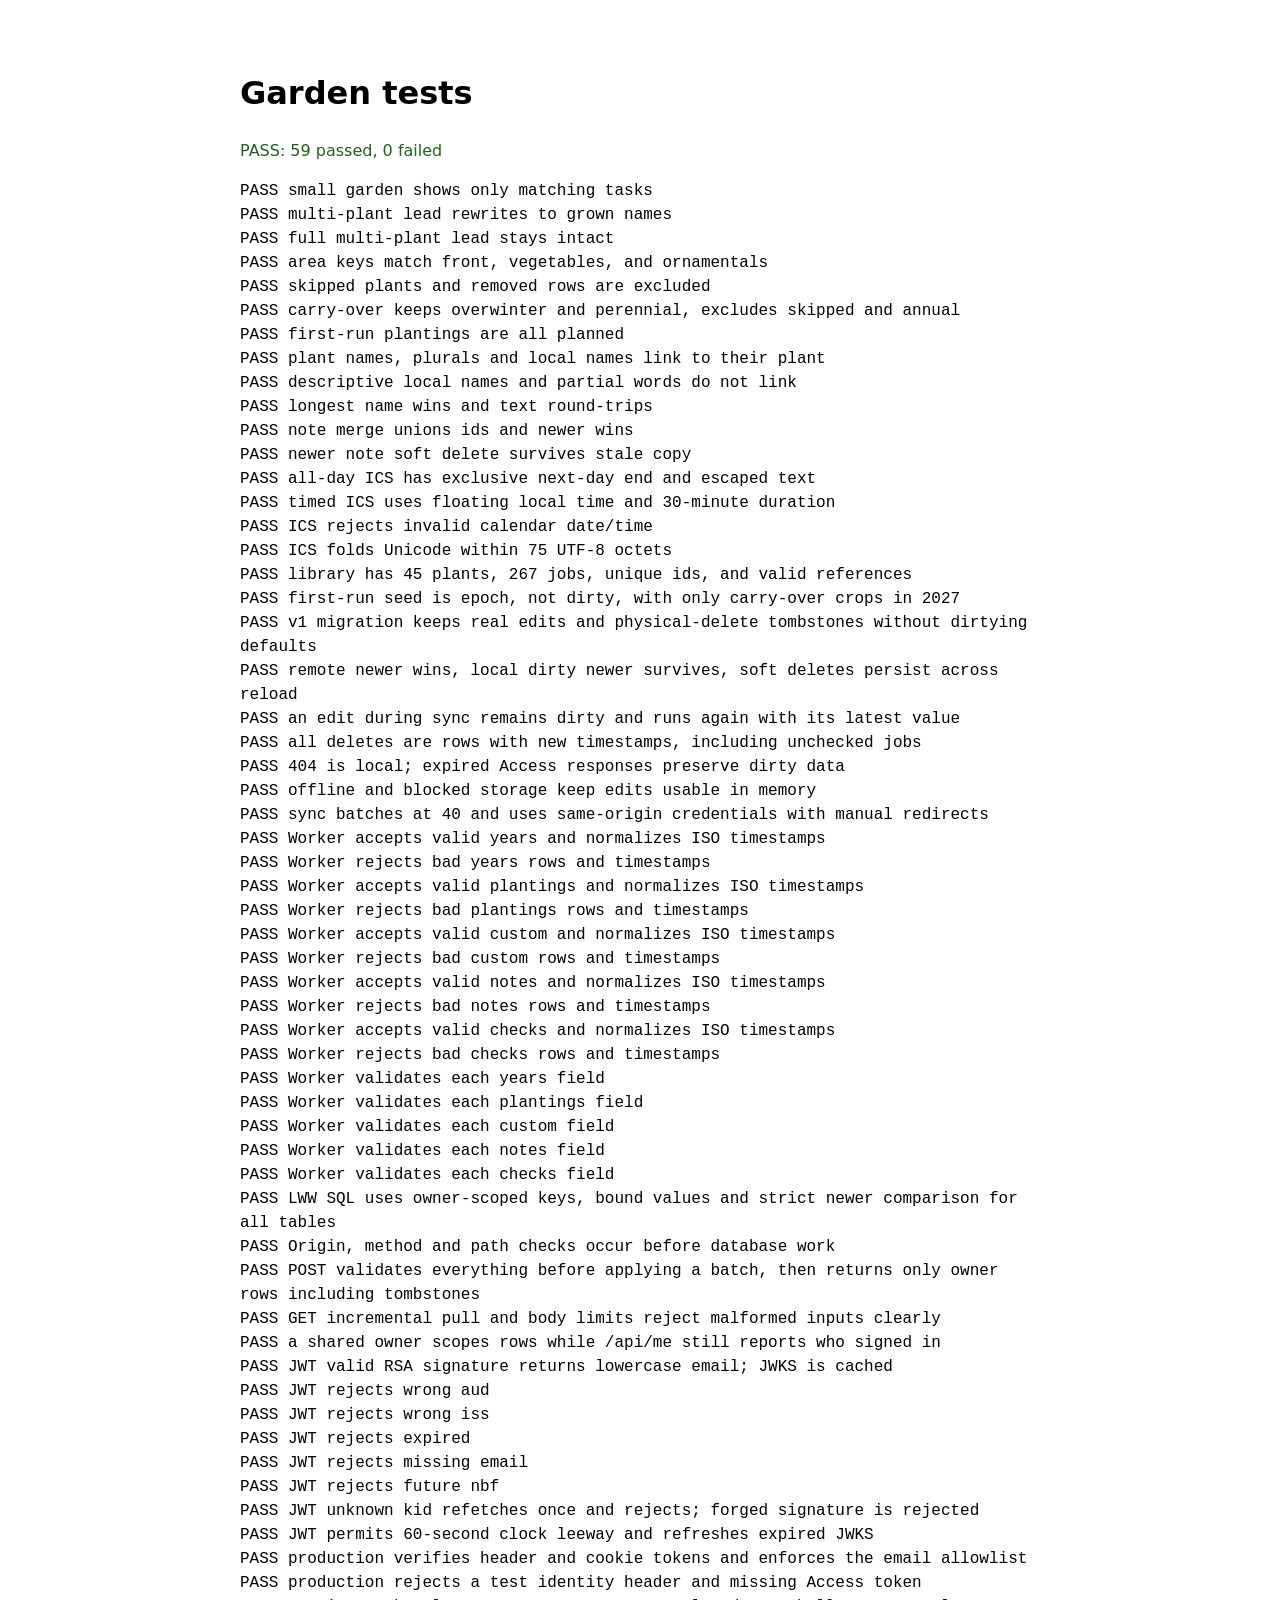
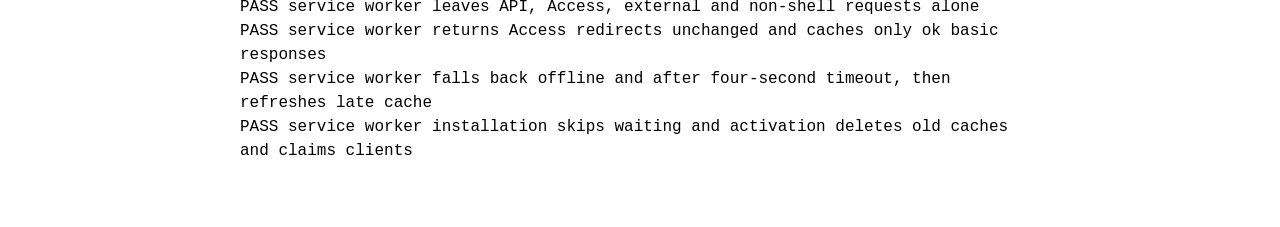
<file: tests/index.html>
<!doctype html><html lang="en"><meta charset="utf-8"><meta name="viewport" content="width=device-width"><title>Garden tests</title><style>body{font:16px/1.5 system-ui;max-width:800px;margin:32px auto;padding:16px} .pass{color:#245e24}.fail{color:#a00}pre{white-space:pre-wrap}</style><h1>Garden tests</h1><p id="summary">Running logic, client sync, Worker API and JWT tests…</p><pre id="results"></pre><script type="module" src="tests.js"></script></html>
</file>
